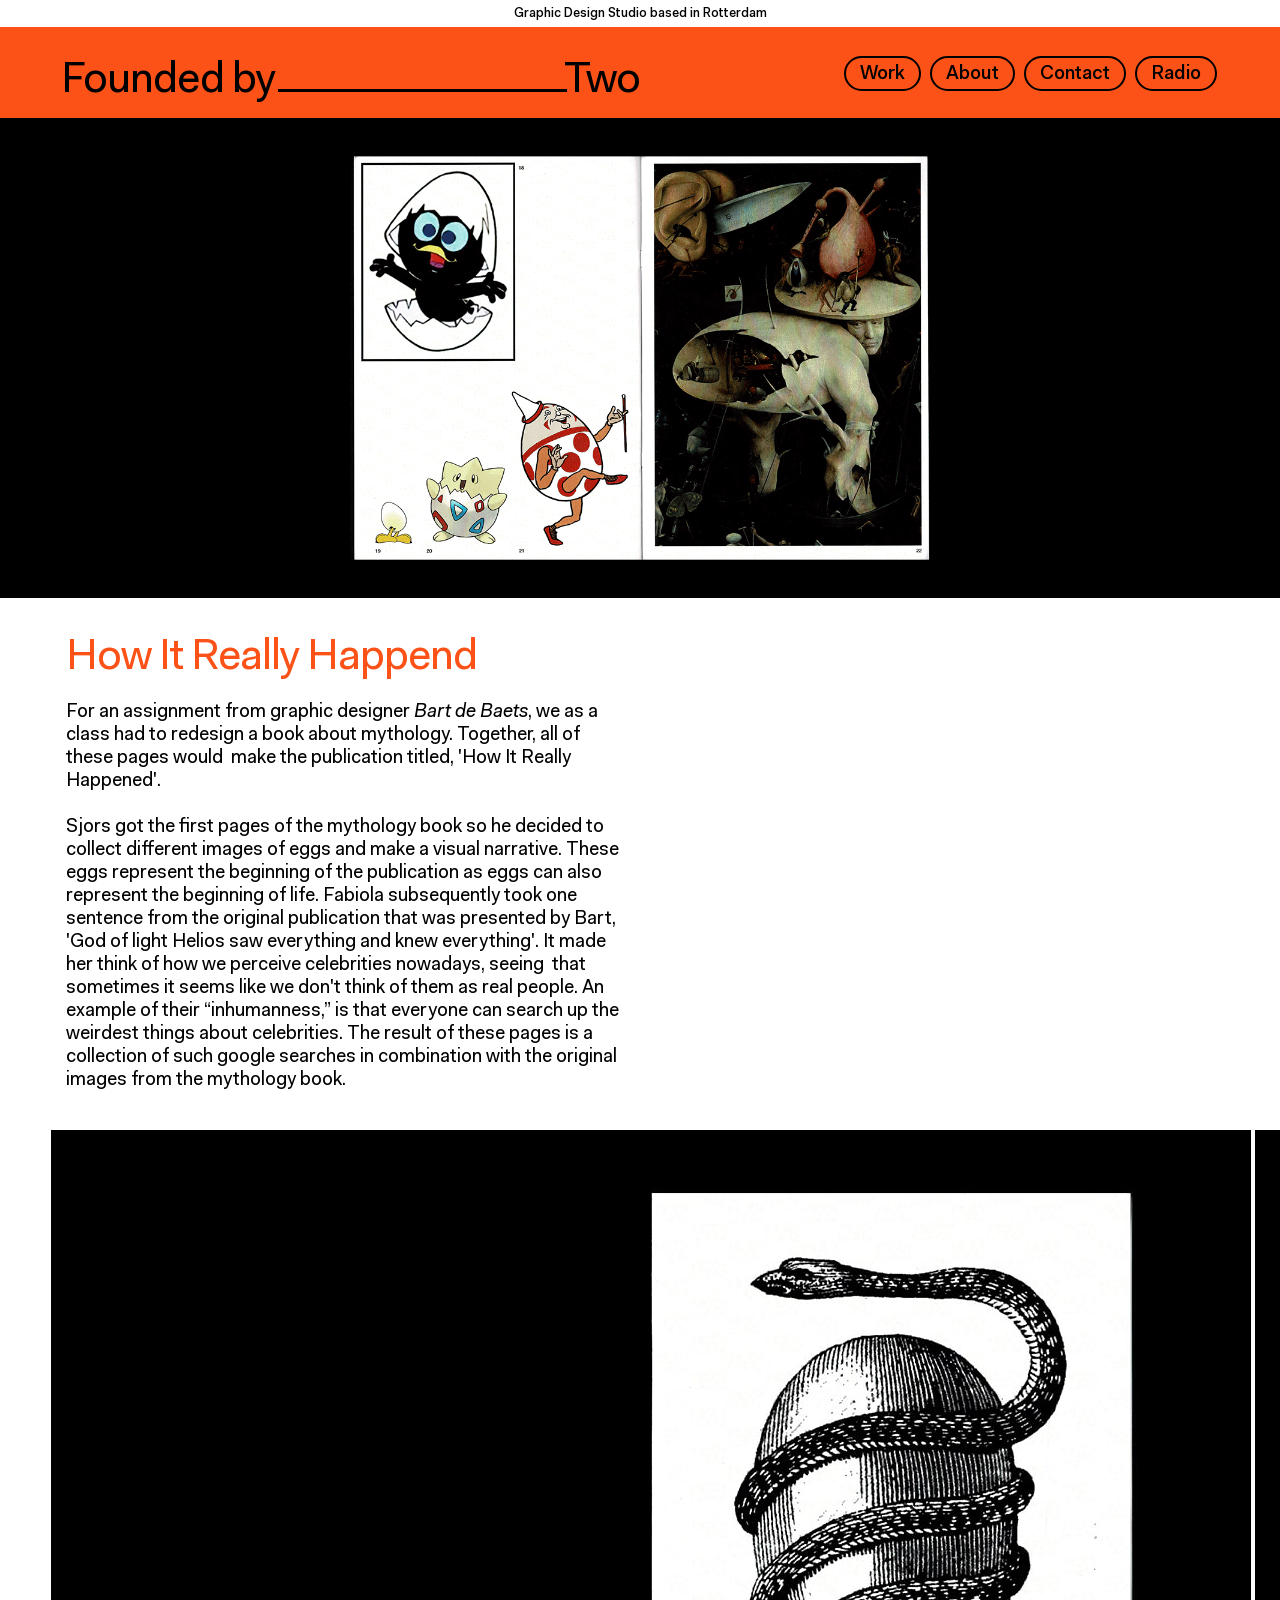
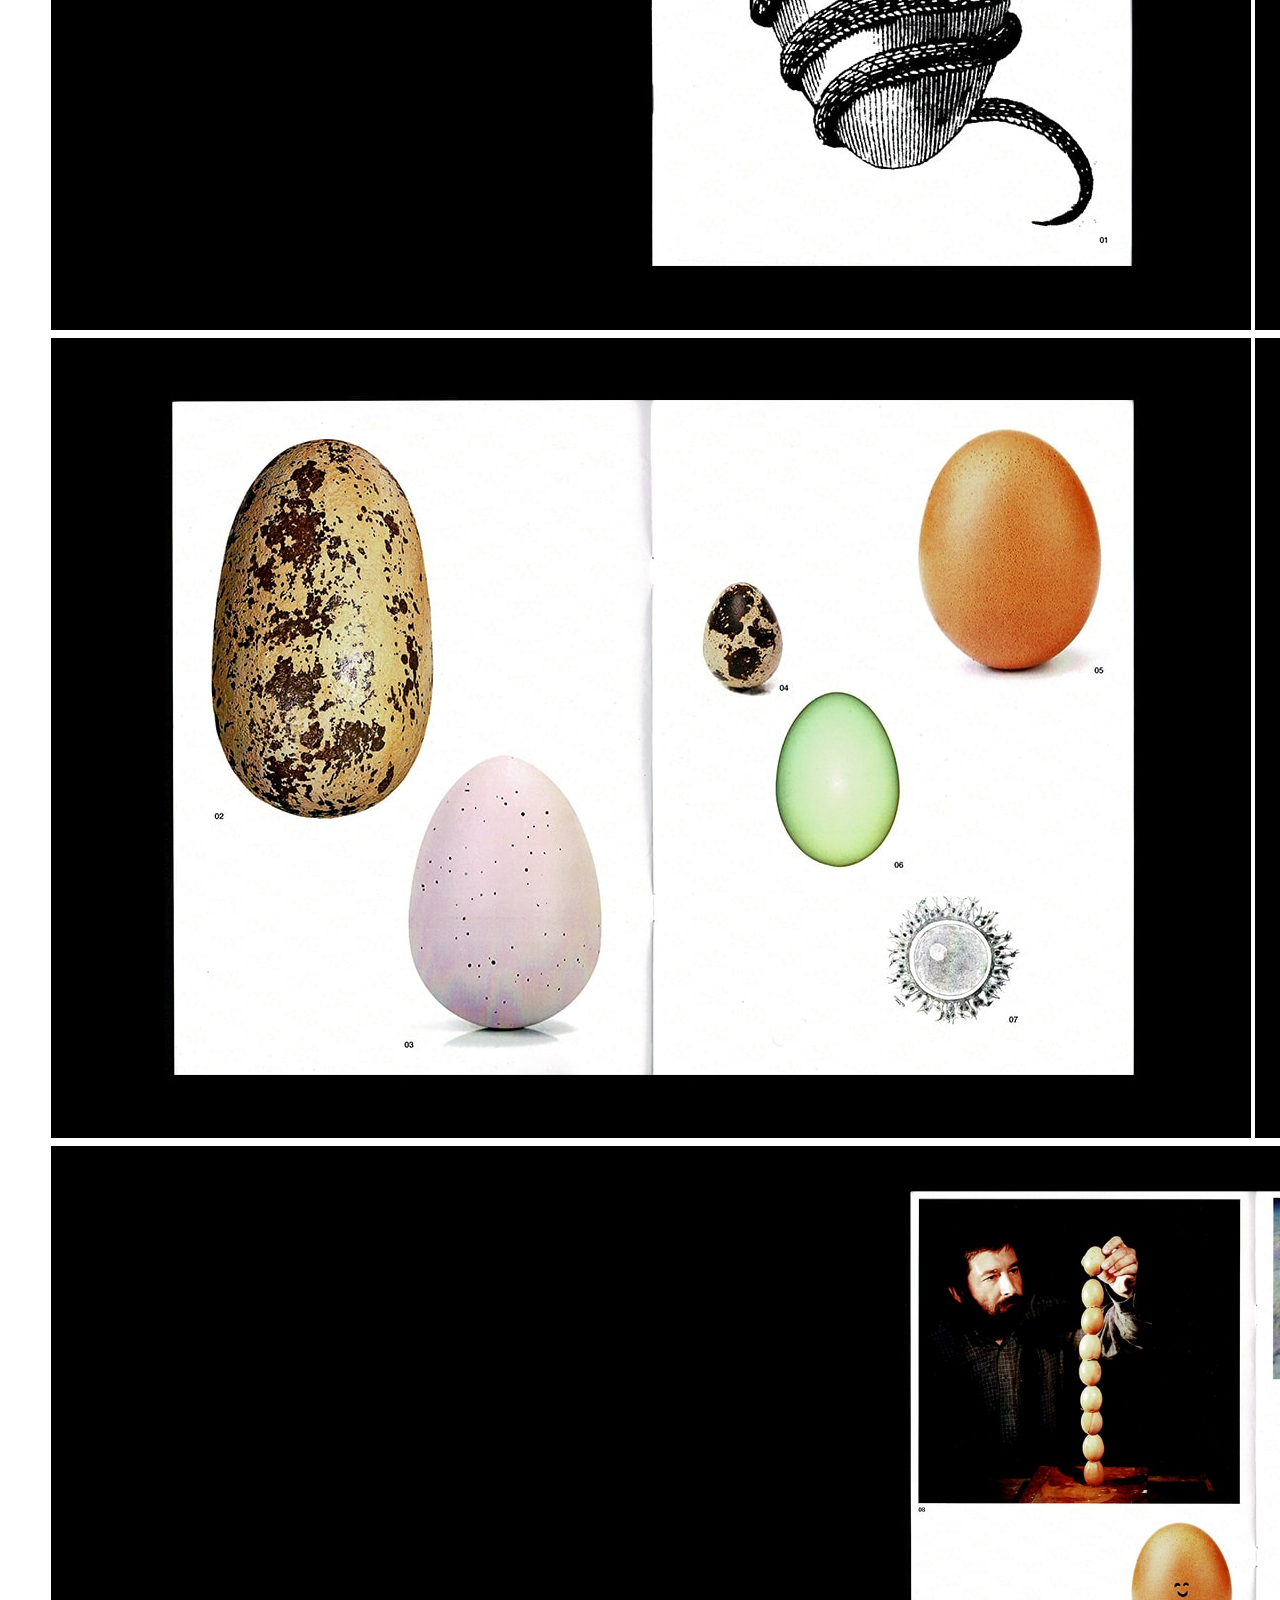
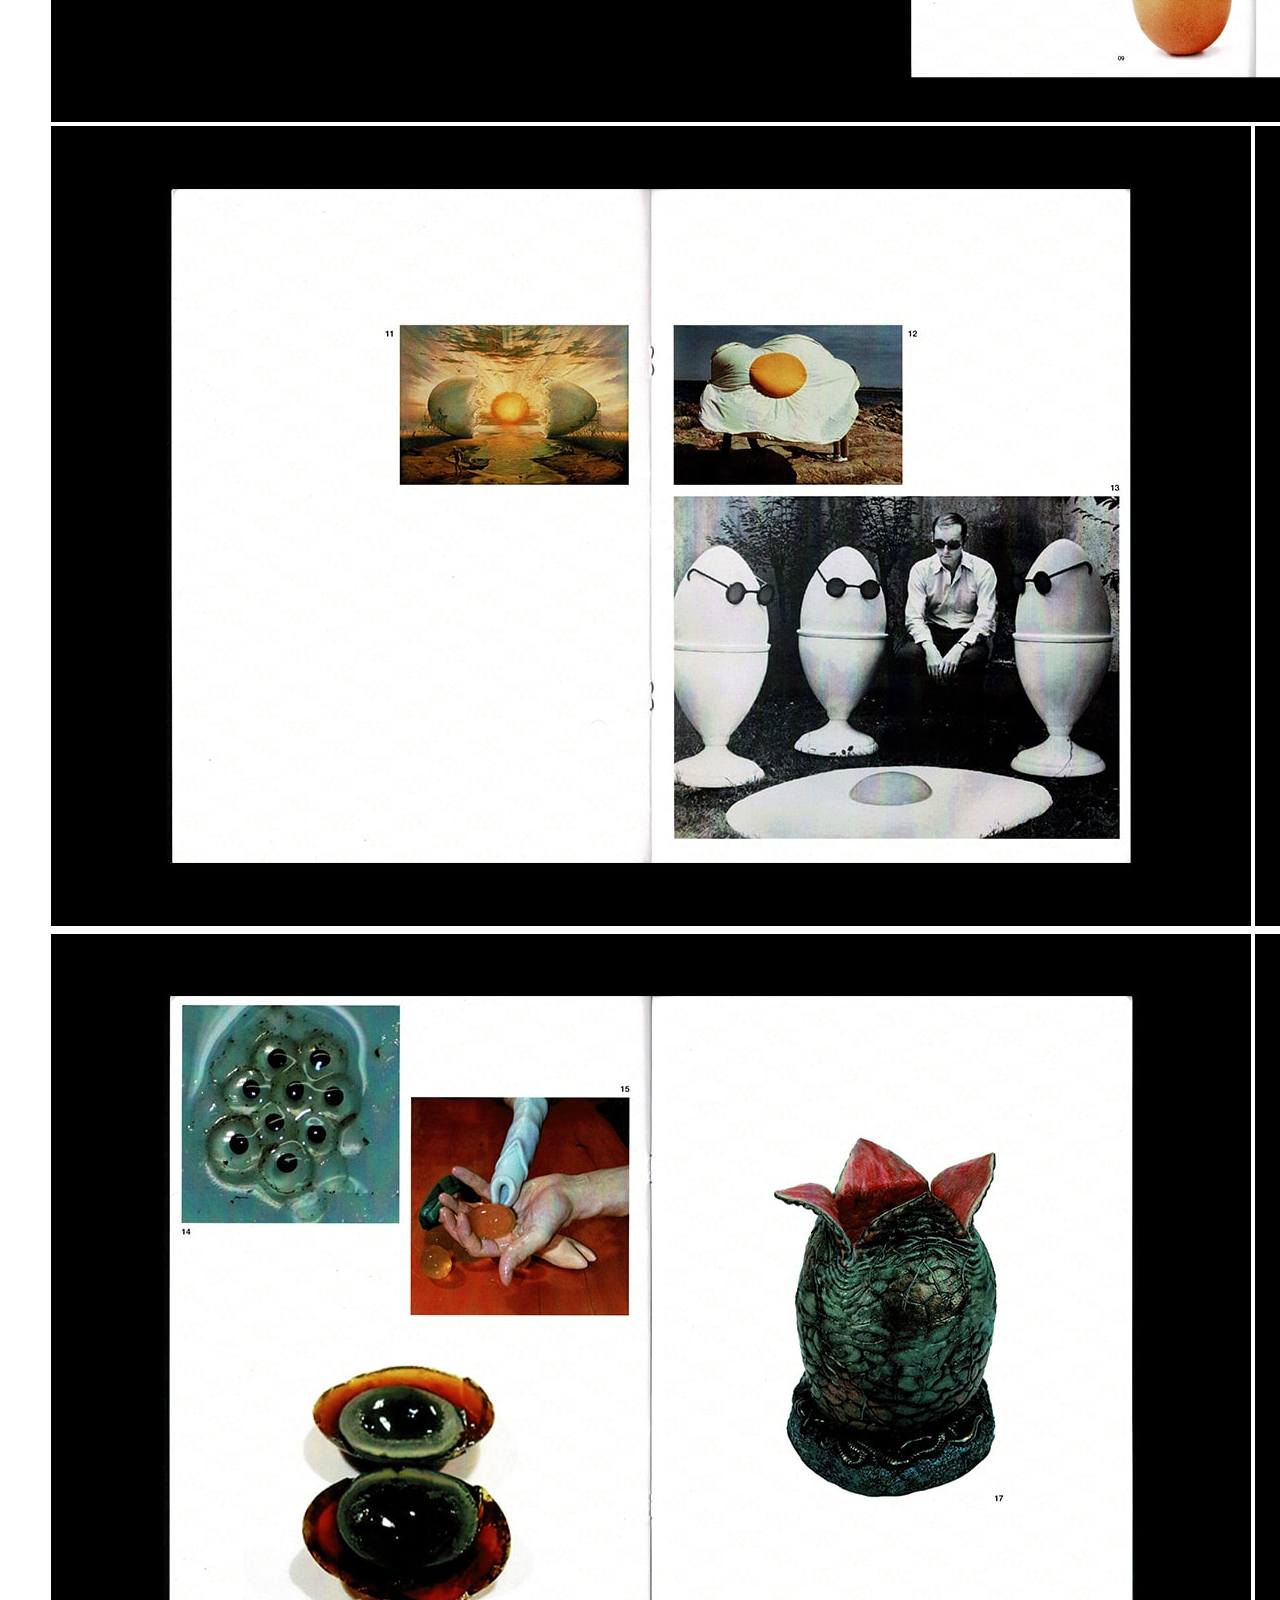
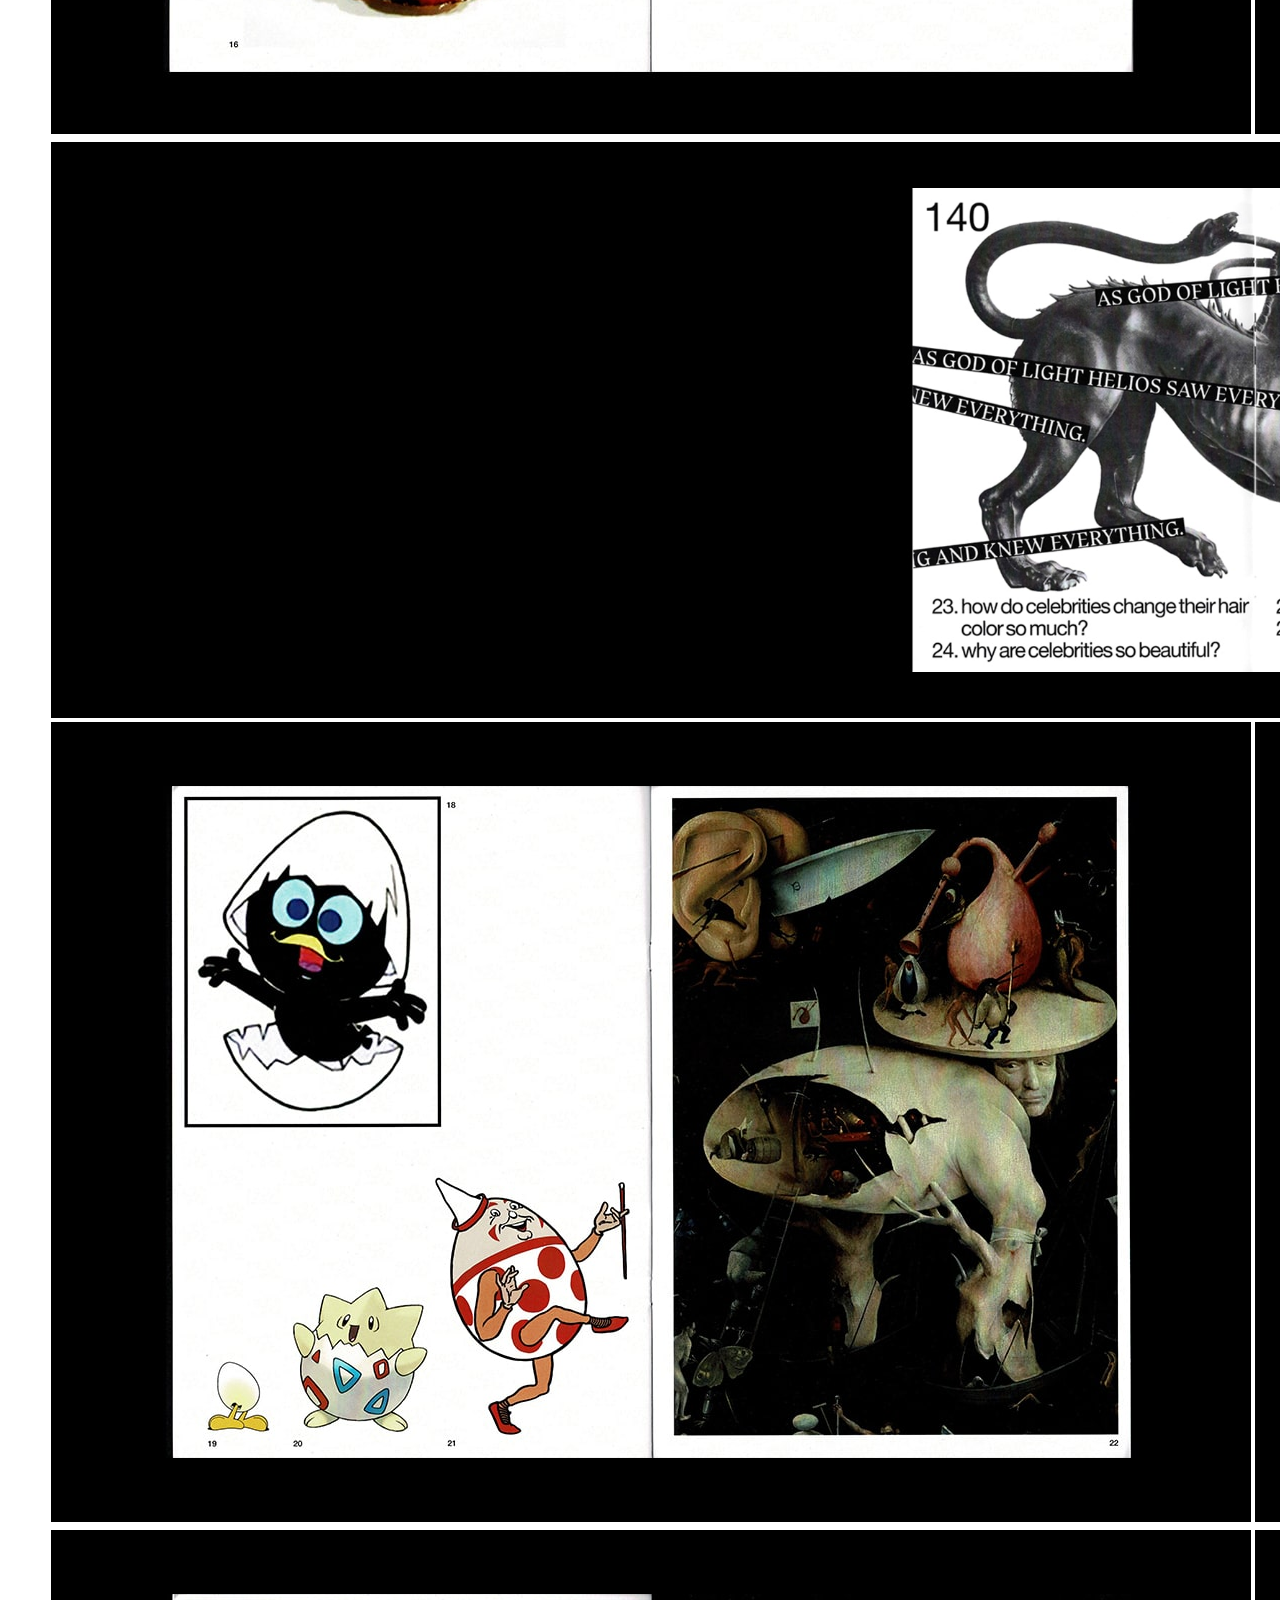
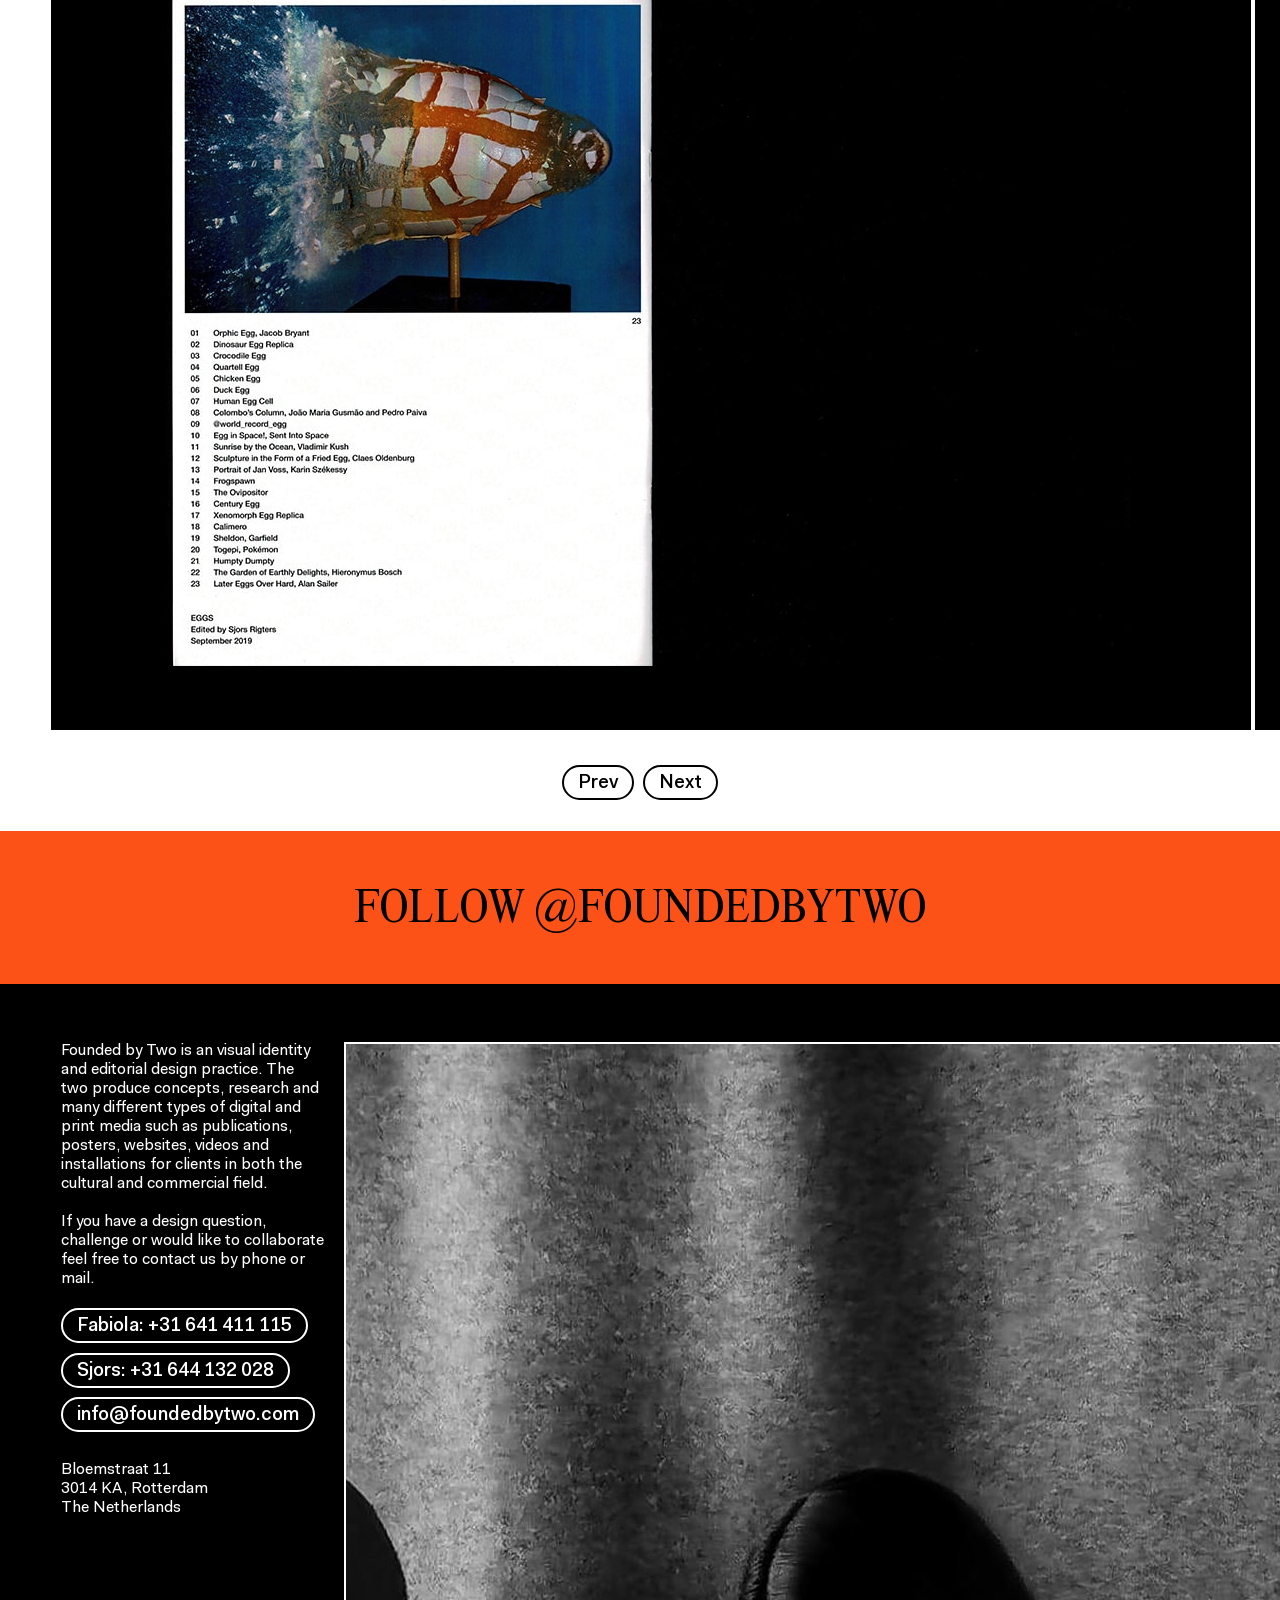
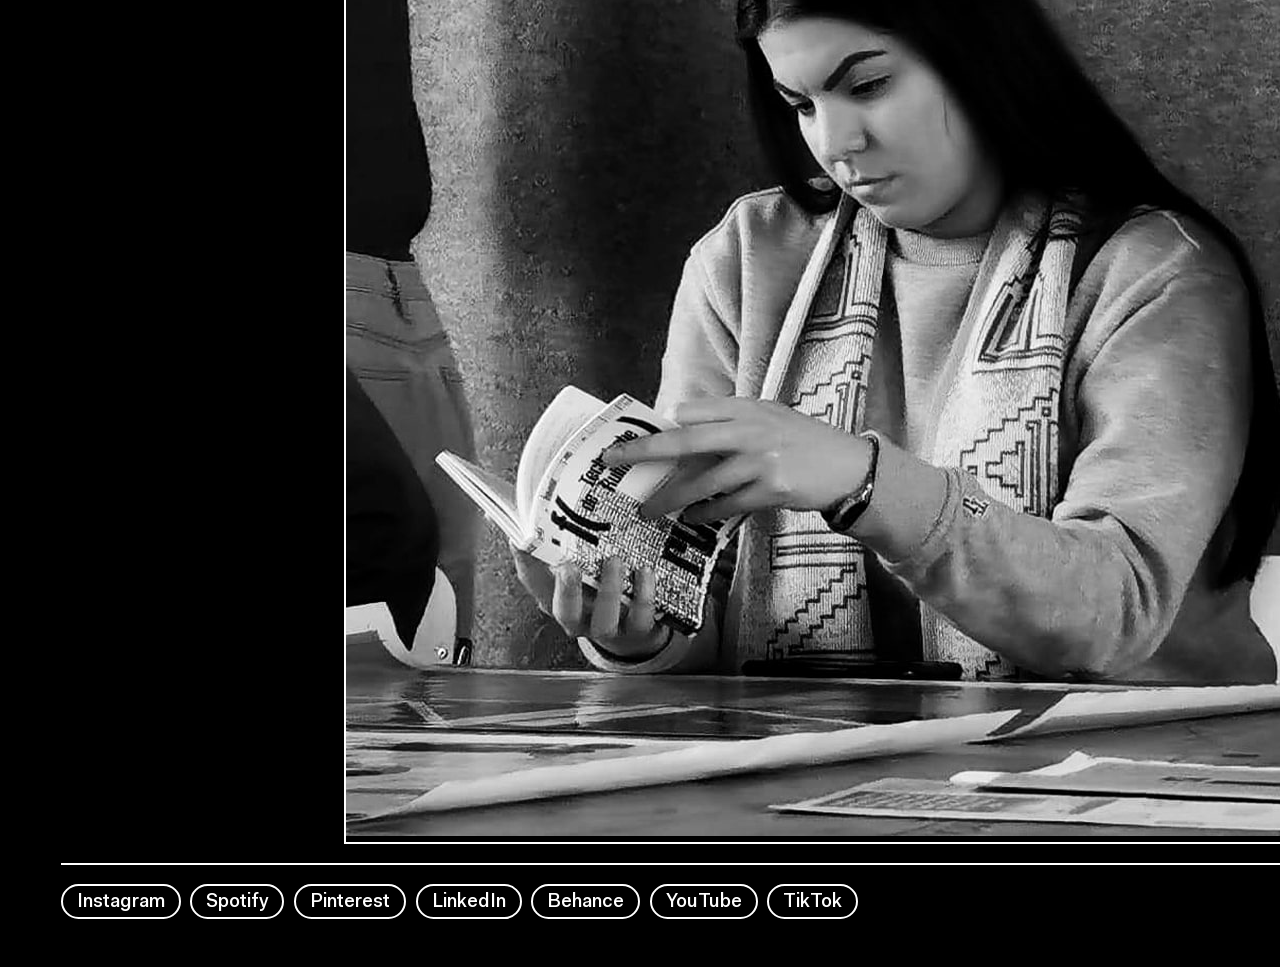
<file: website (old)/project1.html>
<!DOCTYPE html>
<html>

<head>
  <!-- head section -->
  <meta charset="utf-8">

  <script async src="https://www.googletagmanager.com/gtag/js?id=UA-166665139-1"></script>
  <script>
    window.dataLayer = window.dataLayer || [];

    function gtag() {
      dataLayer.push(arguments);
    }
    gtag('js', new Date());
    gtag('config', 'UA-166665139-1');
  </script>

  <title>Founded by Two</title>

  <!-- <link rel="shortcut icon" type="image/png" href="[to fill in]" /> -->

  <meta name="description" project="[to fill in]" />
  <meta name="keywords" project="[to fill in]" />
  <meta name="author" project="Fabiola van den Berg & Sjors Rigters" />
  <meta name="viewport" content="width=device-width, initial-scale=1">

  <meta name="og:title" project="Founded by Two" />
  <meta name="og:image" project="[to fill in]/thumbnail" />
  <meta name="og:description" project="[to fill in]" />
  <meta name="og:url" project="www.foundedbytwo.com" />

  <link rel="stylesheet" href="index.css" />
  <link rel="stylesheet" href="projects.css" />
</head>


<body>

  <header>
    <div class="location-container">
      <div class="location-text">Graphic Design Studio based in Rotterdam
      </div>
    </div>
    <div id="header-container">
      <a class="name-container" href="index.html">
        <div class="name-left">
          <div id="div1" class="targetDiv">
            <nobr>Founded by</nobr>
          </div>
          <div id="div2" class="targetDiv" style="display:none;">
            <nobr>Dummy of</nobr>
          </div>
          <div id="div3" class="targetDiv" style="display:none;">
            <nobr>About us</nobr>
          </div>
          <div id="div4" class="targetDiv" style="display:none;">
            <nobr>Contact us</nobr>
          </div>
          <div id="div5" class="targetDiv" style="display:none;">
            <nobr>Radio by</nobr>
          </div>
        </div>
        <div class="name-center">
        </div>
        <div class="name-right">
          Two
        </div>
      </a>
      <ul class="navigation-menu">
        <!-- <li><a href="dummy.html"><button id="button-margin-header" class="button">Dummy</button></a></li> -->
        <li><a href="index.html"><button id="button-margin-header" class="button">Work</button></a></li>
        <li><button id="button-margin-header" class="button showSingle" target="3, 0">About</button></li>
        <li><button id="button-margin-header" class="button showSingle" target="4, 0">Contact</button></li>
        <li><button id="button-radio" class="button showSingle" target="5, 0">Radio</button></li>
      </ul>
    </div>

    <div id="div3" class="targetDiv" style="display:none;">
      <div class="navigation-container">
        <div id="navigation-subcontainer-1">
          <div class="navigation-title">
            <div class="navigation-title-arrow">
              ↓
            </div>
            <div class="navigation-title-text">
              Who we are
            </div>
          </div>
          <div class="navigation-text">
            Founded by Two is a <span class="text-italic">multidisciplinary graphic design studio</span> founded in 2020 by <span class="text-italic">Fabiola van den Berg and Sjors Rigters</span>, two graphic designers who will graduate in the summer
            of 2021
            from the Royal Academy of Art, The Hague.
            <br><br>
            Together the two <span class="text-italic">studied graphic design for sixteen years</span> and therefore became native speakers in visual language. While studying together they found out that they share the same love for design and
            typography.
            In the end, they are <span class="text-italic">two friends who started a studio together</span>, love playing chess and experience love at first sight with beautifully designed
            publications.
          </div>
        </div>

        <div id="navigation-subcontainer-2">
          <div id="navigation-title-margin-2" class="navigation-title">
            <div class="navigation-title-arrow">
              ↓
            </div>
            <div class="navigation-title-text">
              What we do
            </div>
          </div>
          <div class="navigation-text">
            Founded by Two is an <span class="text-italic">visual identity and editorial design practice</span>. The two produce concepts, research and many different types of digital and print media such as <span class="text-italic">publications,
              posters,
              websites, videos and installations</span> for clients in both the
            cultural and commercial field.
            <br><br>
            Together they approach each project as a new story to tell, <span class="text-italic">with a desire to develop bold visual languages and profound design solutions</span>, always adapted to the needs of each project.
            Their process-driven work often consist of an <span class="text-italic">exstensive (visual) research, a feeling for image making and an happy accident once in a while</span>, with the use of various techniques and
            programs.
            <br><br>
            If you have a design question, challenge or would like to collaborate feel free to contact us by <a class="button-text" href="tel:+31641411115" /" target="_blank""style=" none">phone</a> or <a class="button-text"
              href="mailto:info@foundedbytwo.com" /" target="_blank""style=" none">mail</a>.
          </div>
        </div>
      </div>
    </div>
    <div id="div4" class="targetDiv" style="display:none;">
      <div class="navigation-container">
        <div id="navigation-subcontainer-1">
          <div class="navigation-title">
            <div class="navigation-title-arrow">
              ↓
            </div>
            <div class="navigation-title-text">
              Adress
            </div>
          </div>
          <div class="navigation-text">
            Bloemstraat 11<br>
            3014 KA, Rotterdam<br>
            The Netherlands<br>
          </div>
          <div id="navigation-title-margin-1" class="navigation-title">
            <div class="navigation-title-arrow">
              ↓
            </div>
            <div class="navigation-title-text">
              Phone & mail
            </div>
          </div>
          <div class="navigation-text">
            Fabiola: <a class="button-text" href="tel:+31641411115" /" target="_blank""style=" none">+31 641 411 115<br></a>
            Sjors: <a class="button-text" href="tel:+31644132028" /" target="_blank""style=" none"> +31 644 132 028<br></a>
            <a class="button-text" href="mailto:info@foundedbytwo.com" /" target="_blank""style=" none">Info@foundedbytwo.com</a>
          </div>
        </div>
        <div id="navigation-subcontainer-2">
          <div id="navigation-title-margin-2" class="navigation-title">
            <div class="navigation-title-arrow">
              ↓
            </div>
            <div class="navigation-title-text">
              Socials
            </div>
          </div>
          <div class="navigation-text">
            Follow us on <a class="button-text" href="https://www.instagram.com/foundedbytwo/?hl=nl" /" target="_blank""style=" none">Instagram</a> for the latest updates, listen to our <a class="button-text"
              href="https://open.spotify.com/user/1854yy99ghshdd4oke1ty9s42" /" target="_blank""style=" none">Spotify</a> playlists while you
            scroll through our <a class="button-text" href="https://nl.pinterest.com/FoundedbyTwo/_saved/" /" target="_blank""style=" none">Pinterest</a> boards, sent us a message on <a class="button-text"
              href="https://www.linkedin.com/company/founded-by-two/" /" target="_blank""style=" none">LinkedIn</a>, check out our work on <a class="button-text" href="http://www.behance.net/founded_by_two" /" target="_blank""style="
              none">Behance</a>, watch our videos on <a class="button-text" href="https://www.youtube.com/channel/UCbz5a9uWSxZrKoILMxkC1KQ" /" target="_blank""style=" none">YouTube</a> and have a glimpse at two millennials trying to do <a
              class="button-text" href="https://www.tiktok.com/@foundedbytwo?lang=nl-NL" /" target="_blank""style=" none">TikTok</a> to not feel old.
          </div>
        </div>
      </div>
    </div>
    <div id="div5" class="targetDiv" style="display:none;">
      <div class="navigation-container">
        <div id="navigation-subcontainer-1">
          <div class="navigation-title">
            <div class="navigation-title-arrow">
              ↓
            </div>
            <div class="navigation-title-text">
              Why radio?
            </div>
          </div>
          <div class="navigation-text">
            When we met we quickly noticed that we don’t have the same taste in music. Now we work together and have to find a compromise. That is why we decided to make playlists together and design covers for them. Many more to come, enjoy
            listening!
          </div>
        </div>
        <div id="navigation-subcontainer-2">
          <div id="navigation-title-margin-2" class="navigation-title">
            <div class="navigation-title-arrow">
              ↓
            </div>
            <div class="navigation-title-text">
              Playlists
            </div>
          </div>
          <div class="navigation-text">
            <a class="playlist-container" href="https://open.spotify.com/playlist/2JwPu7nK97BhPyH3Z0Tie0?si=6e64ef4675d64834" /" target="_blank""style=" none">
              <div id="button-text-playlist">
                #001
              </div>
              <div class="button-text">
                Red, Green & Blue
              </div>
            </a>
          </div>
        </div>
      </div>
    </div>
  </header>


  <main>
    <div class="cover-container">
      <img id="cover-image" src="images/HIRH-CE_01.gif"></img>
    </div>

    <div class="project-text-container">
      <div id="project-title">
        <div class="project-title">
          How It Really Happend
        </div>
      </div>
      <div id="project-text-subcontainer">
        <div id="project-text" class="navigation-text">
          For an assignment from graphic designer <a href="http://www.bartdebaets.nl/" /" target="_blank""style=" none"><span class="project-text-italic">Bart de Baets</span></a>, we as a class had to redesign a book about mythology. Together, all of
          these pages would  make the publication titled, 'How It Really Happened'.
          <br><br>
          Sjors got the first pages of the mythology book so he decided to collect different images of eggs and make a visual narrative. These eggs represent the beginning of the publication as eggs can also represent the beginning of life. Fabiola
          subsequently took one sentence from the original publication that was presented by Bart, 'God of light Helios saw everything and knew everything'. It made her think of how we perceive celebrities nowadays, seeing  that sometimes it seems
          like we don't think of them as real people. An example of their “inhumanness,” is that everyone can search up the weirdest things about celebrities. The result of these pages is a collection of such google searches in combination with the
          original images from the mythology book.
          </div>
        </div>
      </div>

      <ul class="project1-container">
        <li id="project-image-1">
          <figure class="figure">
            <img class="Sirv image-main" src="images/HIRH-E_01.jpg"></img>
          </figure>
        </li>
        <li id="project-image-2">
          <figure class="figure">
            <img class="Sirv image-main" src="images/HIRH-E_02.jpg"></img>
          </figure>
        </li>
        <li id="project-image-3">
          <figure id="image-big" class="figure">
            <img class="Sirv image-main" src="images/HIRH-E_03.jpg"></img>
          </figure>
        </li>
        <li id="project-image-4">
          <figure class="figure">
            <img class="Sirv image-main" src="images/HIRH-E_04.jpg"></img>
          </figure>
        </li>
        <li id="project-image-5">
          <figure class="figure">
            <img class="Sirv image-main" src="images/HIRH-E_05.jpg"></img>
          </figure>
        </li>
        <li id="project-image-6">
          <figure class="figure">
            <img class="Sirv image-main" src="images/HIRH-E_06.jpg"></img>
          </figure>
        </li>
        <li id="project-image-7">
          <figure class="figure">
            <img class="Sirv image-main" src="images/HIRH-E_07.jpg"></img>
          </figure>
        </li>
        <li id="project-image-8">
          <figure class="figure">
            <img class="Sirv image-main" src="images/HIRH-C_01.jpg"></img>
          </figure>
        </li>
        <li id="project-image-9">
          <figure class="figure">
            <img class="Sirv image-main" src="images/HIRH-C_02.jpg"></img>
          </figure>
        </li>
        <li id="project-image-10">
          <figure class="figure">
            <img class="Sirv image-main" src="images/HIRH-C_03.jpg"></img>
          </figure>
        </li>
        <li id="project-image-11">
          <figure class="figure">
            <img class="Sirv image-main" src="images/HIRH-C_04.jpg"></img>
          </figure>
        </li>
        <li id="project-image-12">
          <figure class="figure">
            <img class="Sirv image-main" src="images/HIRH-C_05.jpg"></img>
          </figure>
        </li>
        <li id="project-image-13">
          <figure id="image-big" class="figure">
            <img class="Sirv image-main" src="images/HIRH-C_06.jpg"></img>
          </figure>
        </li>
        <li id="project-image-14">
          <figure class="figure">
            <img class="Sirv image-main" src="images/HIRH-C_07.jpg"></img>
          </figure>
        </li>
      </ul>

      <ul class="project-buttons-container">
        <li><a href="project6.html"><button class="button-project">Prev</button></a></li>
        <li><a href="project2.html"><button class="button-project">Next</button></a></li>
      </ul>
  </main>


  <div class="projects-follow-container">
    <div class="projects-follow-button"><a href="https://www.instagram.com/foundedbytwo/?hl=nl" /" target="_blank""style=" none">FOLLOW @FOUNDEDBYTWO</a>
    </div>
  </div>

  <footer>
    <div class="footer-container">
      <div id="footer-text">
        Founded by Two is an visual identity and editorial design practice. The two produce concepts, research and many different types of digital and print media such as publications, posters, websites, videos and installations for clients in both
        the cultural and commercial field.
        <br><br>If you have a design question, challenge or would like to collaborate feel free to contact us by phone or mail</a>.
      </div>
      <div id="footer-adress">Bloemstraat 11<br>3014 KA, Rotterdam<br>The Netherlands</div>
      <ul id="footer-contact">
        <li><a href="tel:+31641411115"><button id="button-margin-footer" class="button-footer">Fabiola: +31 641 411 115</button></a></li>
        <li><a href="tel:+31644132028"><button id="button-margin-footer" class="button-footer">Sjors: +31 644 132 028</button></a></li>
        <li><a href="mailto:info@foundedbytwo.com"><button id="button-margin-footer" class="button-footer">info@foundedbytwo.com</button></a></li>
      </ul>
      <div id="footer-image">
        <figure id="footer-figure" class="figure">
          <img class="Sirv image-main" src="images/FBT.jpg"></img>
        </figure>
      </div>
      <ul id="footer-socials">
        <li><a href="https://www.instagram.com/foundedbytwo/?hl=nl" /" target="_blank""style=" none"><button id="button-margin-footer" class="button-footer">Instagram</button></a></li>
        <li><a href="https://open.spotify.com/user/1854yy99ghshdd4oke1ty9s42" /" target="_blank""style=" none"><button id="button-margin-footer" class="button-footer">Spotify</button></a></li>
        <li><a href="https://nl.pinterest.com/FoundedbyTwo/_saved/" /" target="_blank""style=" none"><button id="button-margin-footer" class="button-footer">Pinterest</button></a></li>
        <li><a href="https://www.linkedin.com/company/founded-by-two/" /" target="_blank""style=" none"><button id="button-margin-footer" class="button-footer">LinkedIn</button></a></li>
        <li><a href="http://www.behance.net/founded_by_two" /" target="_blank""style=" none"><button id="button-margin-footer" class="button-footer">Behance</button></a></li>
        <li><a href="https://www.youtube.com/channel/UCbz5a9uWSxZrKoILMxkC1KQ" /" target="_blank""style=" none"><button id="button-margin-footer" class="button-footer">YouTube</button></a></li>
        <li><a href="https://www.tiktok.com/@foundedbytwo?lang=nl-NL" /" target="_blank""style=" none"><button id="button-margin-footer" class="button-footer">TikTok</button></a></li>
      </ul>
    </div>
  </footer>

  <script src="https://ajax.googleapis.com/ajax/libs/jquery/3.2.1/jquery.min.js"></script>
  <script src="https://scripts.sirv.com/sirvjs/v3/sirv.js"></script>
  <script src="index.js"></script>

</body>



</html>
<!-- end of the html document, nothing to see here, move along -->
</file>
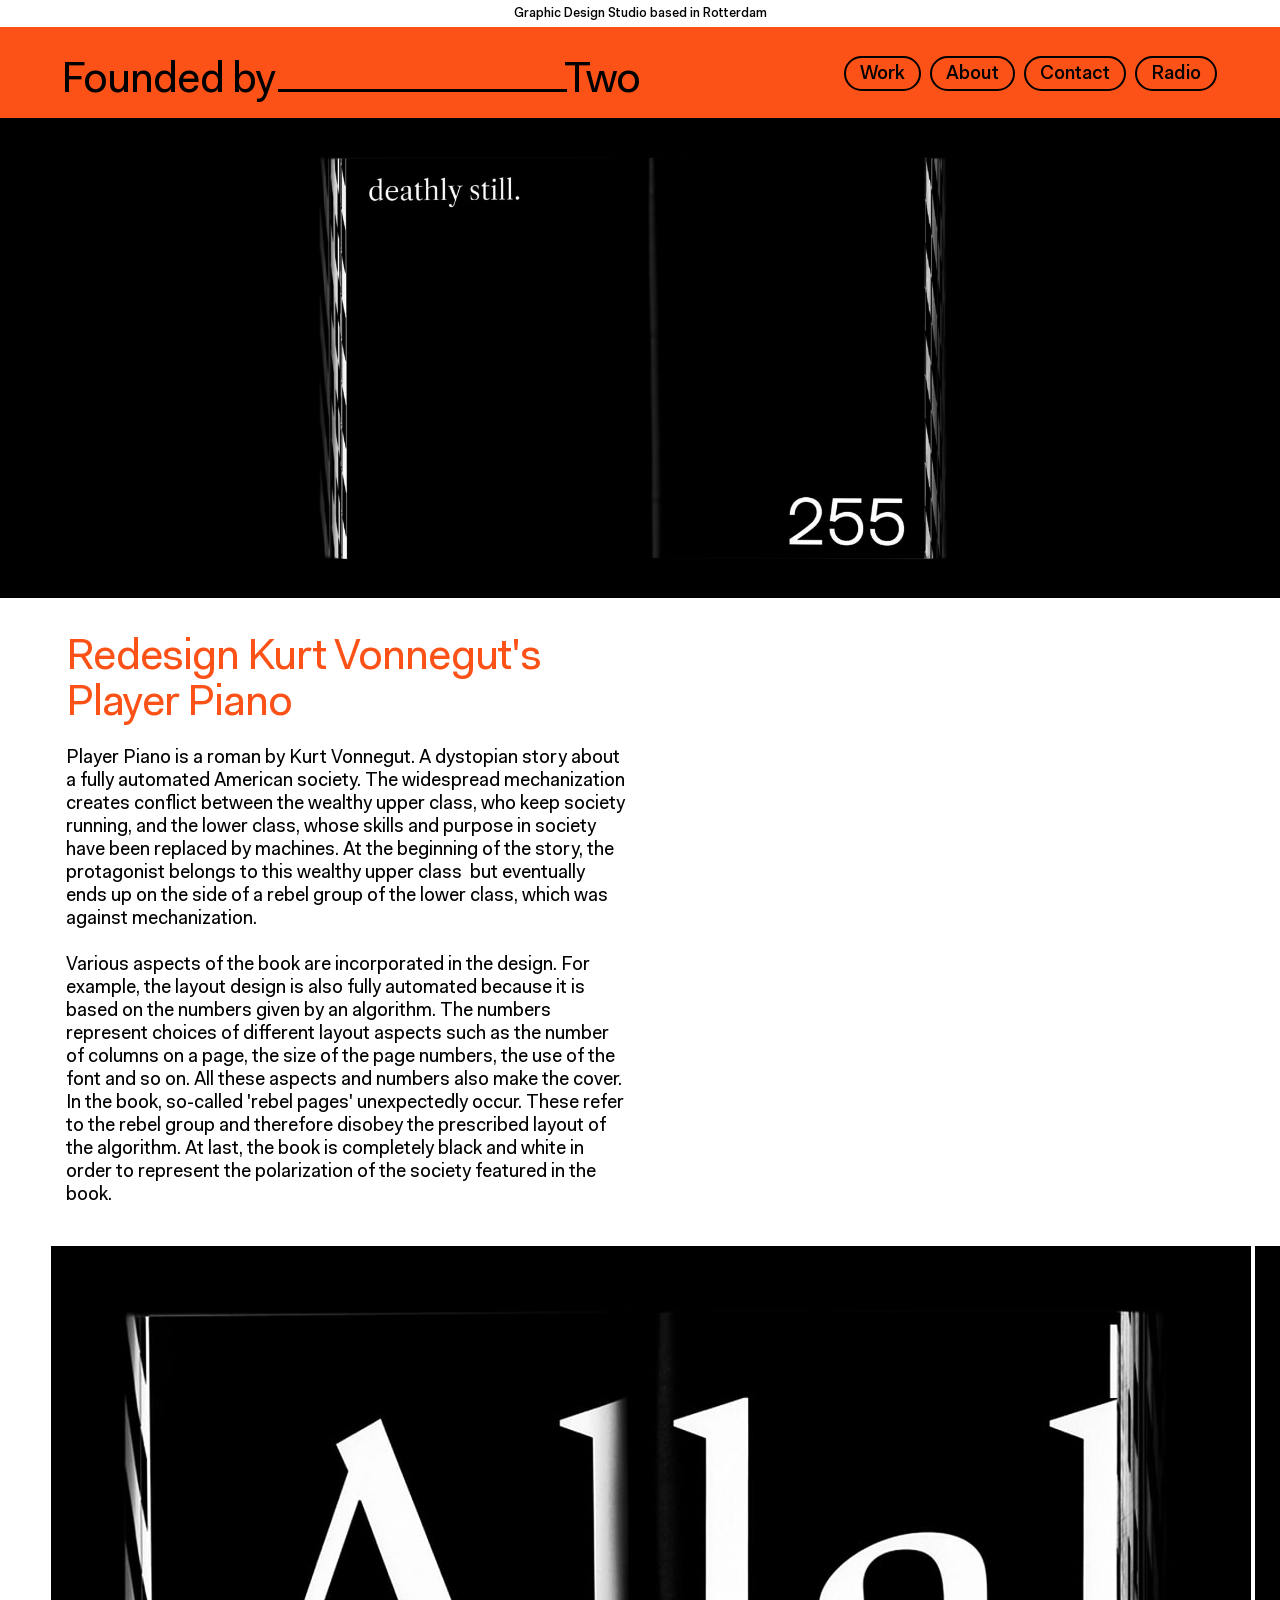
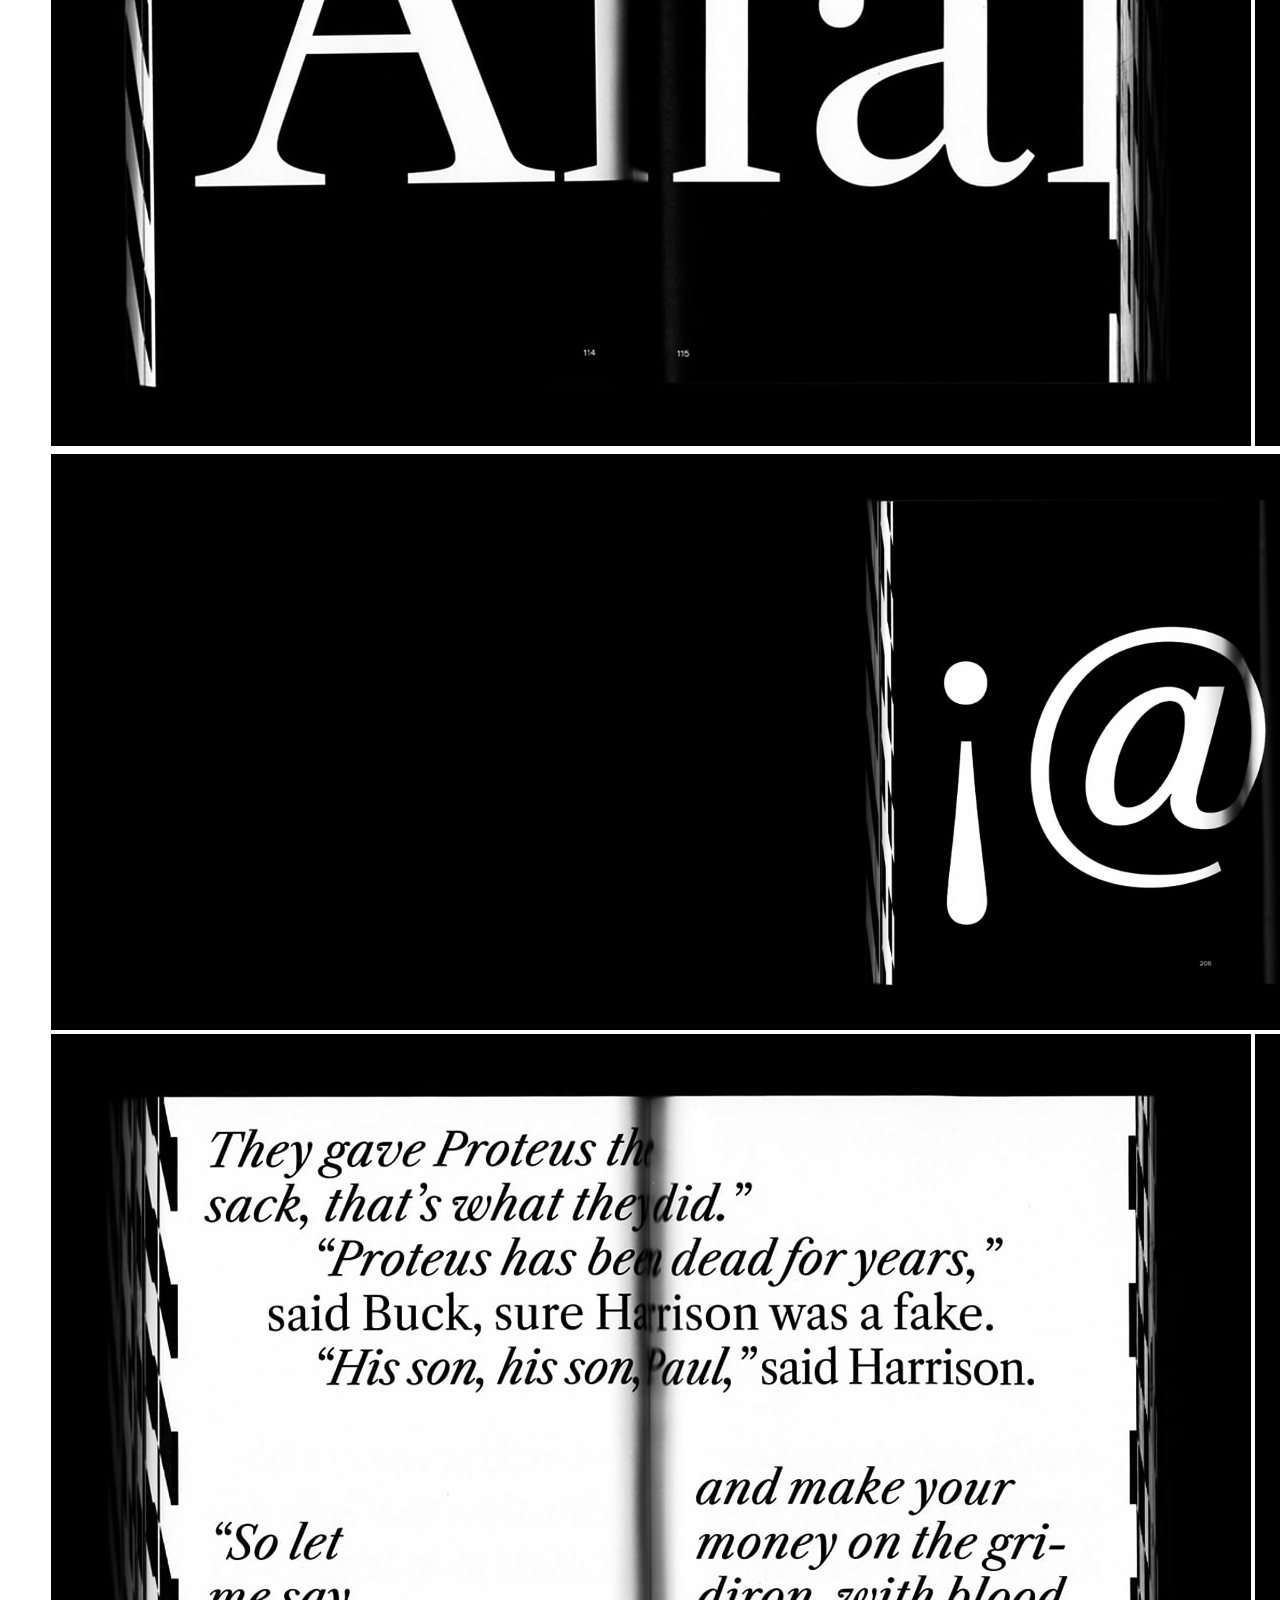
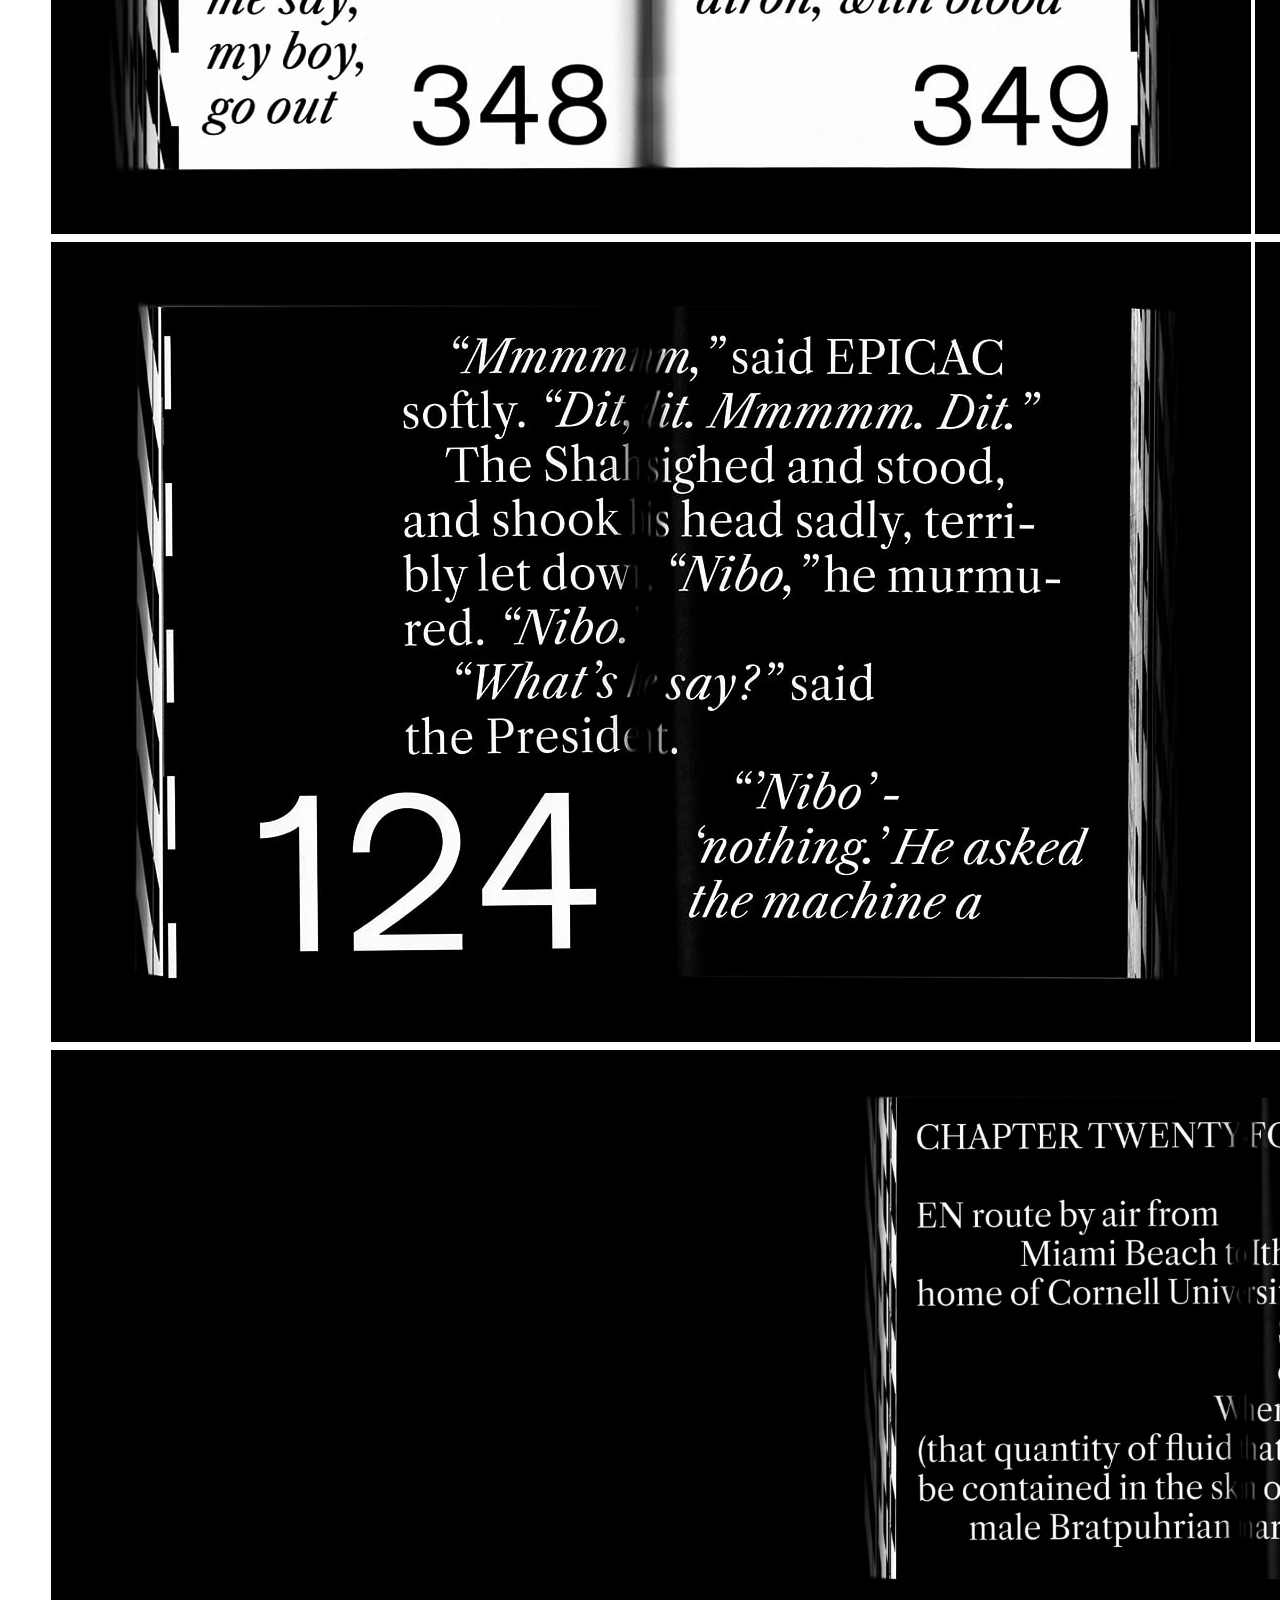
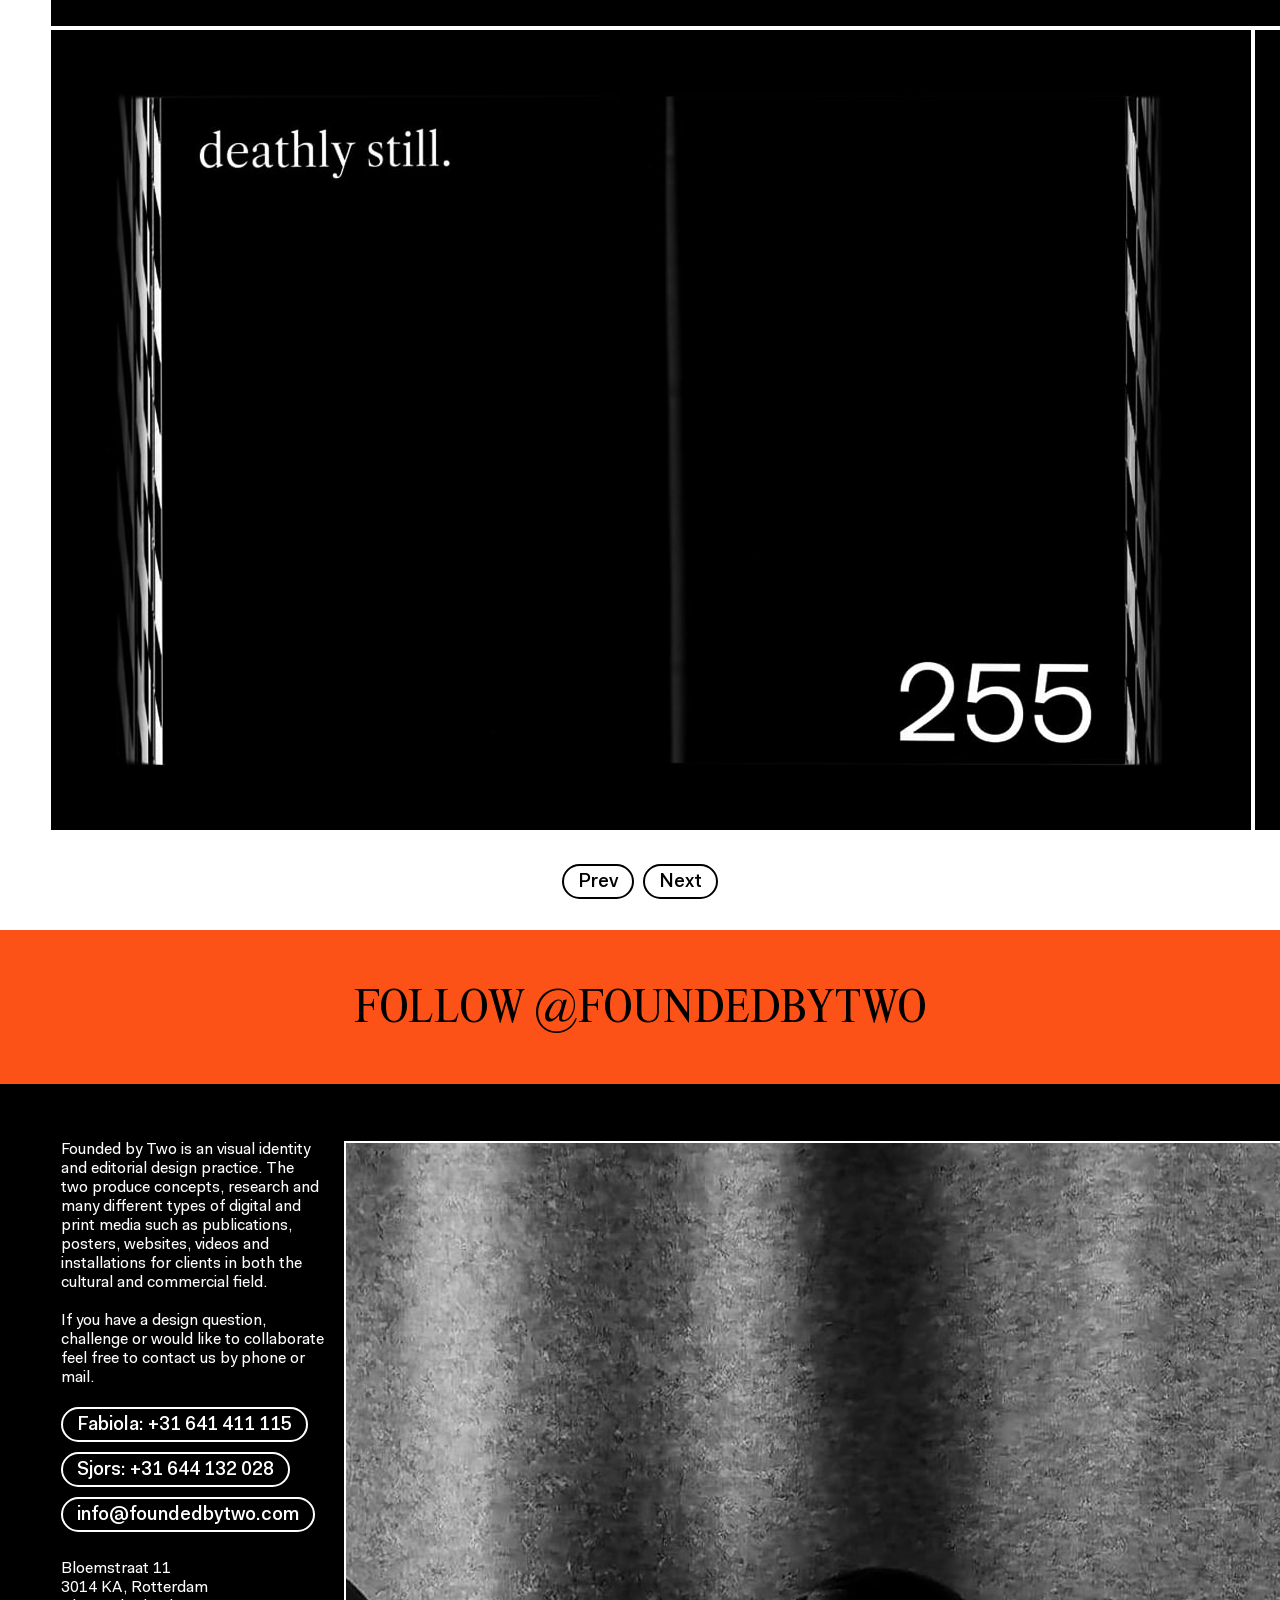
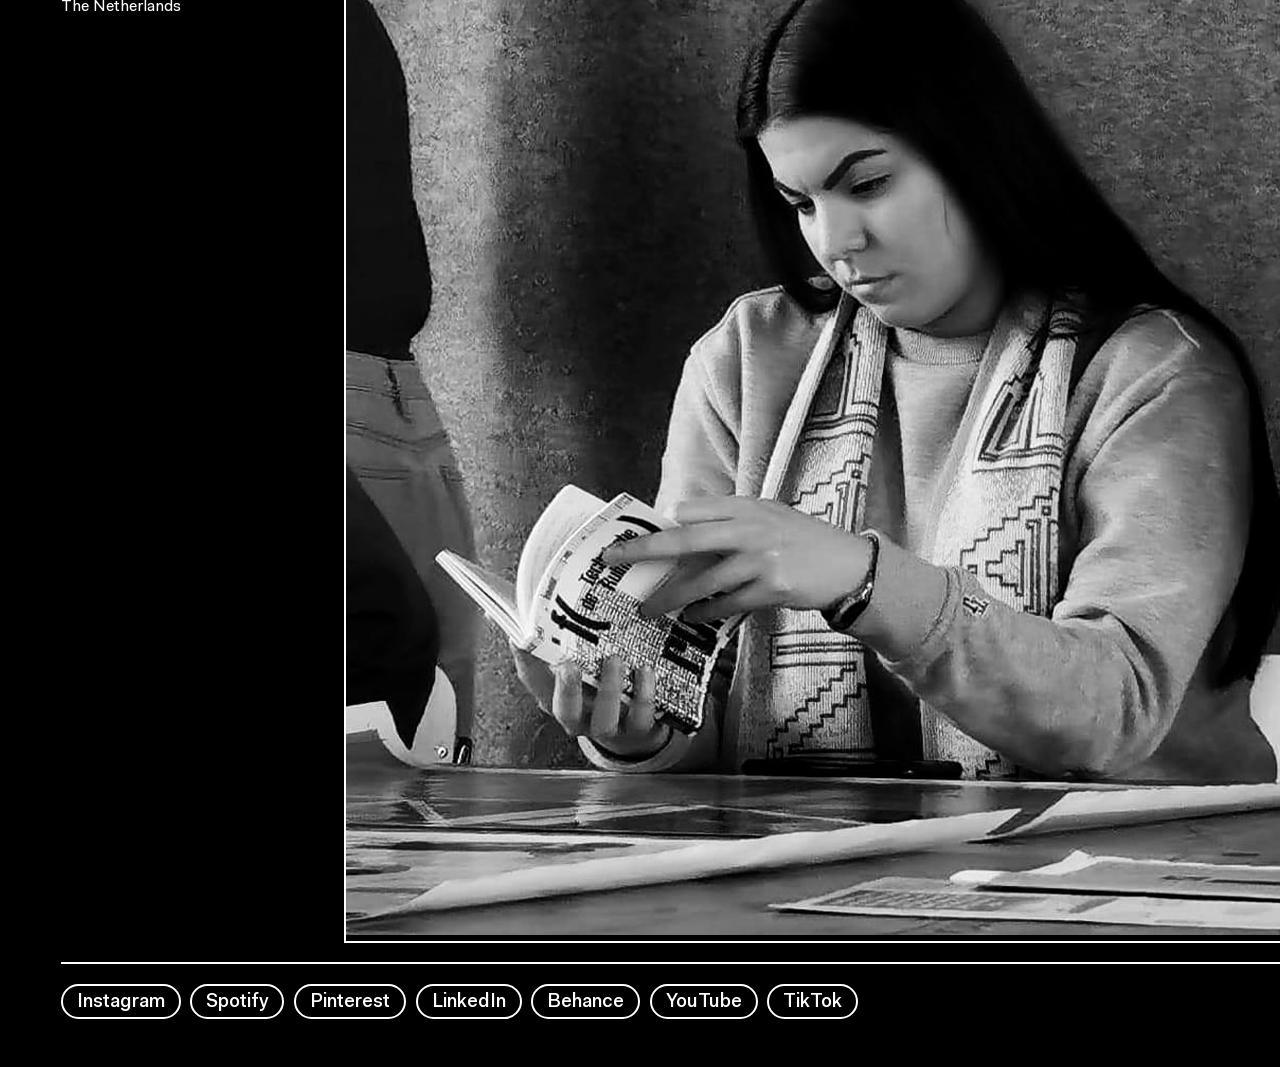
<file: website (old)/project4.html>
<!DOCTYPE html>
<html>

<head>
  <!-- head section -->
  <meta charset="utf-8">

  <script async src="https://www.googletagmanager.com/gtag/js?id=UA-166665139-1"></script>
  <script>
    window.dataLayer = window.dataLayer || [];

    function gtag() {
      dataLayer.push(arguments);
    }
    gtag('js', new Date());
    gtag('config', 'UA-166665139-1');
  </script>

  <title>Founded by Two</title>

  <!-- <link rel="shortcut icon" type="image/png" href="[to fill in]" /> -->

  <meta name="description" project="[to fill in]" />
  <meta name="keywords" project="[to fill in]" />
  <meta name="author" project="Fabiola van den Berg & Sjors Rigters" />
  <meta name="viewport" content="width=device-width, initial-scale=1">

  <meta name="og:title" project="Founded by Two" />
  <meta name="og:image" project="[to fill in]/thumbnail" />
  <meta name="og:description" project="[to fill in]" />
  <meta name="og:url" project="www.foundedbytwo.com" />

  <link rel="stylesheet" href="index.css" />
  <link rel="stylesheet" href="projects.css" />
</head>


<body>

  <header>
    <div class="location-container">
      <div class="location-text">Graphic Design Studio based in Rotterdam
      </div>
    </div>
    <div id="header-container">
      <a class="name-container" href="index.html">
        <div class="name-left">
          <div id="div1" class="targetDiv">
            <nobr>Founded by</nobr>
          </div>
          <div id="div2" class="targetDiv" style="display:none;">
            <nobr>Dummy of</nobr>
          </div>
          <div id="div3" class="targetDiv" style="display:none;">
            <nobr>About us</nobr>
          </div>
          <div id="div4" class="targetDiv" style="display:none;">
            <nobr>Contact us</nobr>
          </div>
          <div id="div5" class="targetDiv" style="display:none;">
            <nobr>Radio by</nobr>
          </div>
        </div>
        <div class="name-center">
        </div>
        <div class="name-right">
          Two
        </div>
      </a>
      <ul class="navigation-menu">
        <!-- <li><a href="dummy.html"><button id="button-margin-header" class="button">Dummy</button></a></li> -->
        <li><a href="index.html"><button id="button-margin-header" class="button">Work</button></a></li>
        <li><button id="button-margin-header" class="button showSingle" target="3, 0">About</button></li>
        <li><button id="button-margin-header" class="button showSingle" target="4, 0">Contact</button></li>
        <li><button id="button-radio" class="button showSingle" target="5, 0">Radio</button></li>
      </ul>
    </div>

    <div id="div3" class="targetDiv" style="display:none;">
      <div class="navigation-container">
        <div id="navigation-subcontainer-1">
          <div class="navigation-title">
            <div class="navigation-title-arrow">
              ↓
            </div>
            <div class="navigation-title-text">
              Who we are
            </div>
          </div>
          <div class="navigation-text">
            Founded by Two is a <span class="text-italic">multidisciplinary graphic design studio</span> founded in 2020 by <span class="text-italic">Fabiola van den Berg and Sjors Rigters</span>, two graphic designers who will graduate in the summer
            of 2021
            from the Royal Academy of Art, The Hague.
            <br><br>
            Together the two <span class="text-italic">studied graphic design for sixteen years</span> and therefore became native speakers in visual language. While studying together they found out that they share the same love for design and
            typography.
            In the end, they are <span class="text-italic">two friends who started a studio together</span>, love playing chess and experience love at first sight with beautifully designed
            publications.
          </div>
        </div>

        <div id="navigation-subcontainer-2">
          <div id="navigation-title-margin-2" class="navigation-title">
            <div class="navigation-title-arrow">
              ↓
            </div>
            <div class="navigation-title-text">
              What we do
            </div>
          </div>
          <div class="navigation-text">
            Founded by Two is an <span class="text-italic">visual identity and editorial design practice</span>. The two produce concepts, research and many different types of digital and print media such as <span class="text-italic">publications,
              posters,
              websites, videos and installations</span> for clients in both the
            cultural and commercial field.
            <br><br>
            Together they approach each project as a new story to tell, <span class="text-italic">with a desire to develop bold visual languages and profound design solutions</span>, always adapted to the needs of each project.
            Their process-driven work often consist of an <span class="text-italic">exstensive (visual) research, a feeling for image making and an happy accident once in a while</span>, with the use of various techniques and
            programs.
            <br><br>
            If you have a design question, challenge or would like to collaborate feel free to contact us by <a class="button-text" href="tel:+31641411115" /" target="_blank""style=" none">phone</a> or <a class="button-text"
              href="mailto:info@foundedbytwo.com" /" target="_blank""style=" none">mail</a>.
          </div>
        </div>
      </div>
    </div>
    <div id="div4" class="targetDiv" style="display:none;">
      <div class="navigation-container">
        <div id="navigation-subcontainer-1">
          <div class="navigation-title">
            <div class="navigation-title-arrow">
              ↓
            </div>
            <div class="navigation-title-text">
              Adress
            </div>
          </div>
          <div class="navigation-text">
            Bloemstraat 11<br>
            3014 KA, Rotterdam<br>
            The Netherlands<br>
          </div>
          <div id="navigation-title-margin-1" class="navigation-title">
            <div class="navigation-title-arrow">
              ↓
            </div>
            <div class="navigation-title-text">
              Phone & mail
            </div>
          </div>
          <div class="navigation-text">
            Fabiola: <a class="button-text" href="tel:+31641411115" /" target="_blank""style=" none">+31 641 411 115<br></a>
            Sjors: <a class="button-text" href="tel:+31644132028" /" target="_blank""style=" none"> +31 644 132 028<br></a>
            <a class="button-text" href="mailto:info@foundedbytwo.com" /" target="_blank""style=" none">Info@foundedbytwo.com</a>
          </div>
        </div>
        <div id="navigation-subcontainer-2">
          <div id="navigation-title-margin-2" class="navigation-title">
            <div class="navigation-title-arrow">
              ↓
            </div>
            <div class="navigation-title-text">
              Socials
            </div>
          </div>
          <div class="navigation-text">
            Follow us on <a class="button-text" href="https://www.instagram.com/foundedbytwo/?hl=nl" /" target="_blank""style=" none">Instagram</a> for the latest updates, listen to our <a class="button-text"
              href="https://open.spotify.com/user/1854yy99ghshdd4oke1ty9s42" /" target="_blank""style=" none">Spotify</a> playlists while you
            scroll through our <a class="button-text" href="https://nl.pinterest.com/FoundedbyTwo/_saved/" /" target="_blank""style=" none">Pinterest</a> boards, sent us a message on <a class="button-text"
              href="https://www.linkedin.com/company/founded-by-two/" /" target="_blank""style=" none">LinkedIn</a>, check out our work on <a class="button-text" href="http://www.behance.net/founded_by_two" /" target="_blank""style="
              none">Behance</a>, watch our videos on <a class="button-text" href="https://www.youtube.com/channel/UCbz5a9uWSxZrKoILMxkC1KQ" /" target="_blank""style=" none">YouTube</a> and have a glimpse at two millennials trying to do <a
              class="button-text" href="https://www.tiktok.com/@foundedbytwo?lang=nl-NL" /" target="_blank""style=" none">TikTok</a> to not feel old.
          </div>
        </div>
      </div>
    </div>
    <div id="div5" class="targetDiv" style="display:none;">
      <div class="navigation-container">
        <div id="navigation-subcontainer-1">
          <div class="navigation-title">
            <div class="navigation-title-arrow">
              ↓
            </div>
            <div class="navigation-title-text">
              Why radio?
            </div>
          </div>
          <div class="navigation-text">
            When we met we quickly noticed that we don’t have the same taste in music. Now we work together and have to find a compromise. That is why we decided to make playlists together and design covers for them. Many more to come, enjoy
            listening!
          </div>
        </div>
        <div id="navigation-subcontainer-2">
          <div id="navigation-title-margin-2" class="navigation-title">
            <div class="navigation-title-arrow">
              ↓
            </div>
            <div class="navigation-title-text">
              Playlists
            </div>
          </div>
          <div class="navigation-text">
            <a class="playlist-container" href="https://open.spotify.com/playlist/2JwPu7nK97BhPyH3Z0Tie0?si=6e64ef4675d64834" /" target="_blank""style=" none">
              <div id="button-text-playlist">
                #001
              </div>
              <div class="button-text">
                Red, Green & Blue
              </div>
            </a>
          </div>
        </div>
      </div>
    </div>
  </header>


  <main>
    <div class="cover-container">
      <img id="cover-image" src="images/RKVPP_04.jpg"></img>
    </div>

    <div class="project-text-container">
      <div id="project-title">
        <div class="project-title">
          Redesign Kurt Vonnegut's <nobr>Player Piano</nobr>
        </div>
      </div>
      <div id="project-text-subcontainer">
        <div id="project-text" class="navigation-text">
          Player Piano is a roman by Kurt Vonnegut. A dystopian story about a fully automated American society. The widespread mechanization creates conflict between the wealthy upper class, who keep society running, and the lower class, whose skills
          and purpose in society have been replaced by machines. At the beginning of the story, the protagonist belongs to this wealthy upper class  but eventually ends up on the side of a rebel group of the lower class, which was against
          mechanization.
          <br><br>
          Various aspects of the book are incorporated in the design. For example, the layout design is also fully automated because it is based on the numbers given by an algorithm. The numbers represent choices of different layout aspects such as
          the number of columns on a page, the size of the page numbers, the use of the font and so on. All these aspects and numbers also make the cover. In the book, so-called 'rebel pages' unexpectedly occur. These refer to the rebel group and
          therefore disobey the prescribed layout of the algorithm. At last, the book is completely black and white in order to represent the polarization of the society featured in the book.
        </div>
      </div>
    </div>

    <ul class="project4-container">
      <li id="project-image-1">
        <figure class="figure">
          <img class="Sirv image-main" src="images/RKVPP_01.jpg"></img>
        </figure>
      </li>
      <li id="project-image-2">
        <figure class="figure">
          <img class="Sirv image-main" src="images/RKVPP_06.jpg"></img>
        </figure>
      </li>
      <li id="project-image-3">
        <figure id="image-big" class="figure">
          <img class="Sirv image-main" src="images/RKVPP_03.jpg"></img>
        </figure>
      </li>
      <li id="project-image-4">
        <figure class="figure">
          <img class="Sirv image-main" src="images/RKVPP_09.jpg"></img>
        </figure>
      </li>
      <li id="project-image-5">
        <figure class="figure">
          <img class="Sirv image-main" src="images/RKVPP_08.jpg"></img>
        </figure>
      </li>
      <li id="project-image-6">
        <figure class="figure">
          <img class="Sirv image-main" src="images/RKVPP_02.jpg"></img>
        </figure>
      </li>
      <li id="project-image-7">
        <figure class="figure">
          <img class="Sirv image-main" src="images/RKVPP_07.jpg"></img>
        </figure>
      </li>
      <li id="project-image-8">
        <figure id="image-big" class="figure">
          <img class="Sirv image-main" src="images/RKVPP_05.jpg"></img>
        </figure>
      </li>
      <li id="project-image-9">
        <figure class="figure">
          <img class="Sirv image-main" src="images/RKVPP_04.jpg"></img>
        </figure>
      </li>
      <li id="project-image-10">
        <figure class="figure">
          <img class="Sirv image-main" src="images/RKVPP_10.jpg"></img>
        </figure>
      </li>
    </ul>

    <ul class="project-buttons-container">
      <li><a href="project3.html"><button class="button-project">Prev</button></a></li>
      <li><a href="project5.html"><button class="button-project">Next</button></a></li>
    </ul>
  </main>


  <div class="projects-follow-container">
    <div class="projects-follow-button"><a href="https://www.instagram.com/foundedbytwo/?hl=nl" /" target="_blank""style=" none">FOLLOW @FOUNDEDBYTWO</a>
    </div>
  </div>

  <footer>
    <div class="footer-container">
      <div id="footer-text">
        Founded by Two is an visual identity and editorial design practice. The two produce concepts, research and many different types of digital and print media such as publications, posters, websites, videos and installations for clients in both
        the cultural and commercial field.
        <br><br>If you have a design question, challenge or would like to collaborate feel free to contact us by phone or mail</a>.
      </div>
      <div id="footer-adress">Bloemstraat 11<br>3014 KA, Rotterdam<br>The Netherlands</div>
      <ul id="footer-contact">
        <li><a href="tel:+31641411115"><button id="button-margin-footer" class="button-footer">Fabiola: +31 641 411 115</button></a></li>
        <li><a href="tel:+31644132028"><button id="button-margin-footer" class="button-footer">Sjors: +31 644 132 028</button></a></li>
        <li><a href="mailto:info@foundedbytwo.com"><button id="button-margin-footer" class="button-footer">info@foundedbytwo.com</button></a></li>
      </ul>
      <div id="footer-image">
        <figure id="footer-figure" class="figure">
          <img class="Sirv image-main" src="images/FBT.jpg"></img>
        </figure>
      </div>
      <ul id="footer-socials">
        <li><a href="https://www.instagram.com/foundedbytwo/?hl=nl" /" target="_blank""style=" none"><button id="button-margin-footer" class="button-footer">Instagram</button></a></li>
        <li><a href="https://open.spotify.com/user/1854yy99ghshdd4oke1ty9s42" /" target="_blank""style=" none"><button id="button-margin-footer" class="button-footer">Spotify</button></a></li>
        <li><a href="https://nl.pinterest.com/FoundedbyTwo/_saved/" /" target="_blank""style=" none"><button id="button-margin-footer" class="button-footer">Pinterest</button></a></li>
        <li><a href="https://www.linkedin.com/company/founded-by-two/" /" target="_blank""style=" none"><button id="button-margin-footer" class="button-footer">LinkedIn</button></a></li>
        <li><a href="http://www.behance.net/founded_by_two" /" target="_blank""style=" none"><button id="button-margin-footer" class="button-footer">Behance</button></a></li>
        <li><a href="https://www.youtube.com/channel/UCbz5a9uWSxZrKoILMxkC1KQ" /" target="_blank""style=" none"><button id="button-margin-footer" class="button-footer">YouTube</button></a></li>
        <li><a href="https://www.tiktok.com/@foundedbytwo?lang=nl-NL" /" target="_blank""style=" none"><button id="button-margin-footer" class="button-footer">TikTok</button></a></li>
      </ul>
    </div>
  </footer>

  <script src="https://ajax.googleapis.com/ajax/libs/jquery/3.2.1/jquery.min.js"></script>
  <script src="https://scripts.sirv.com/sirvjs/v3/sirv.js"></script>
  <script src="index.js"></script>

</body>



</html>
<!-- end of the html document, nothing to see here, move along -->
</file>
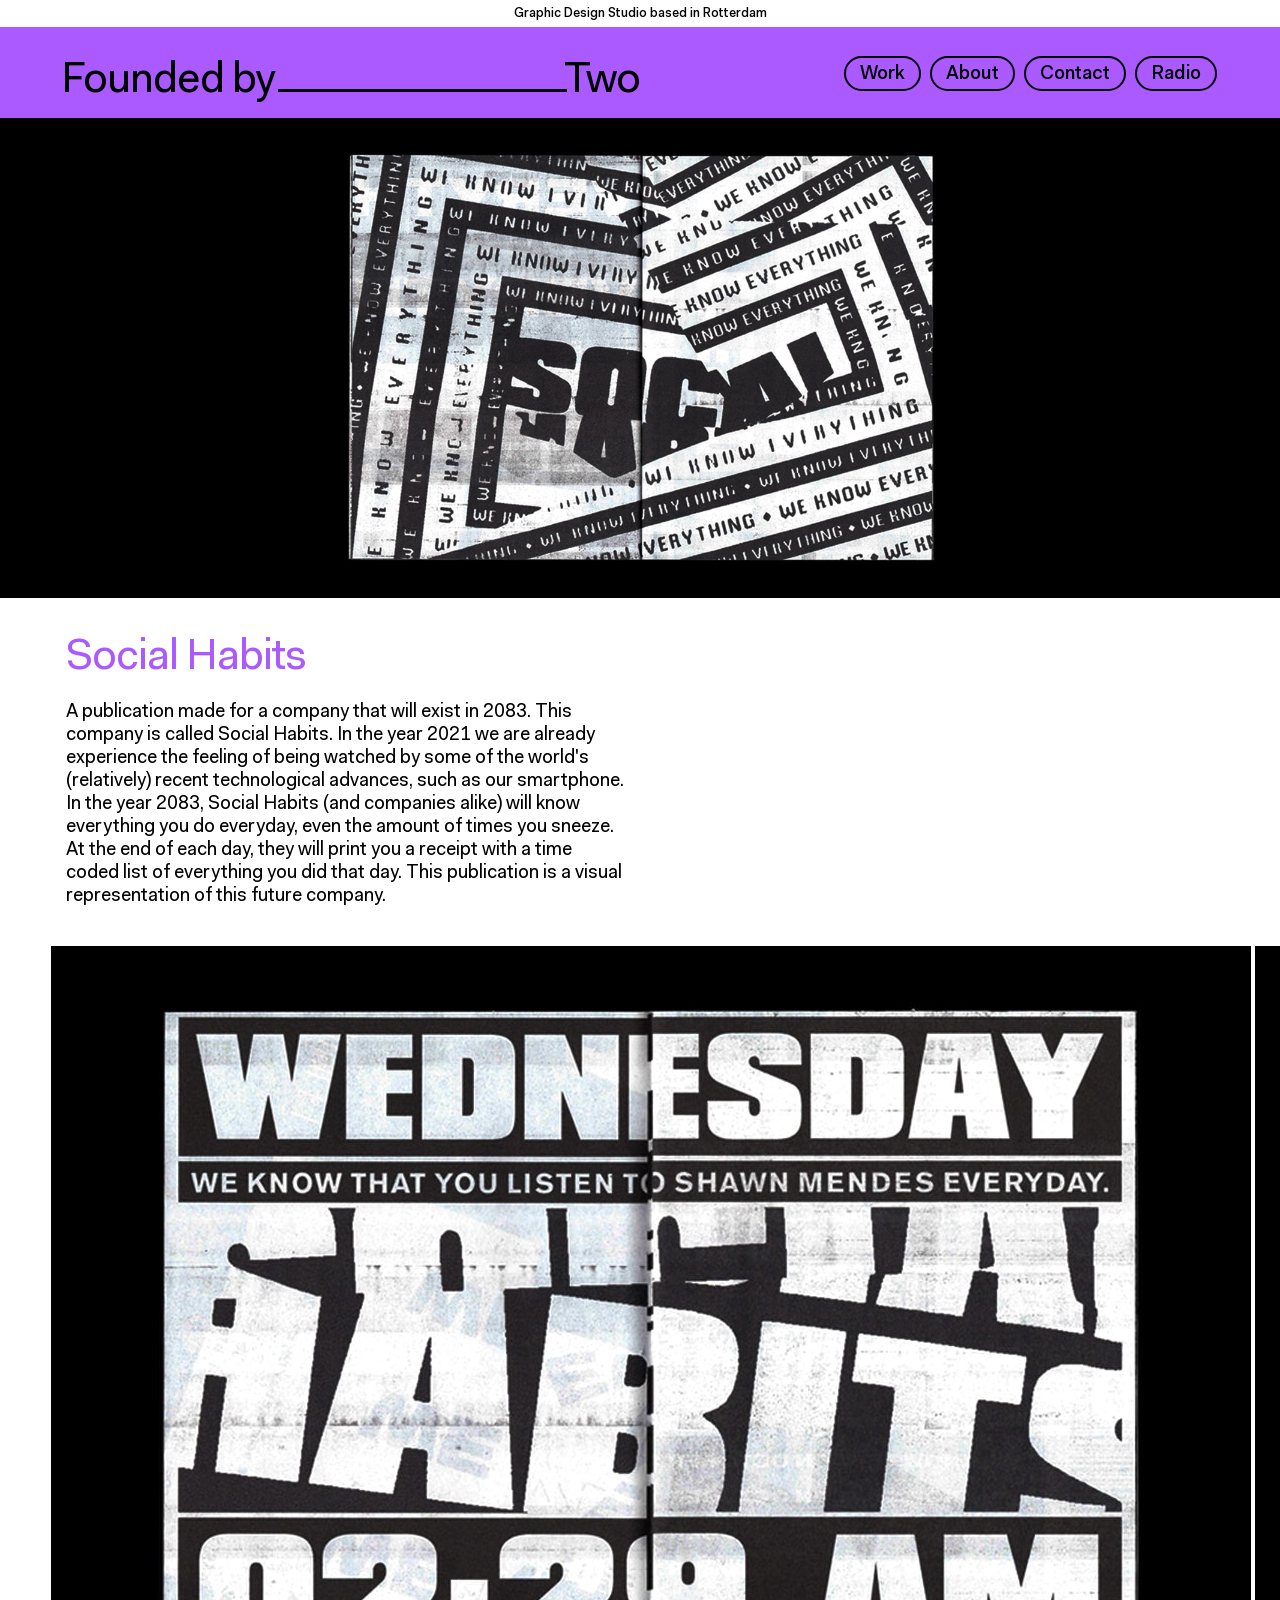
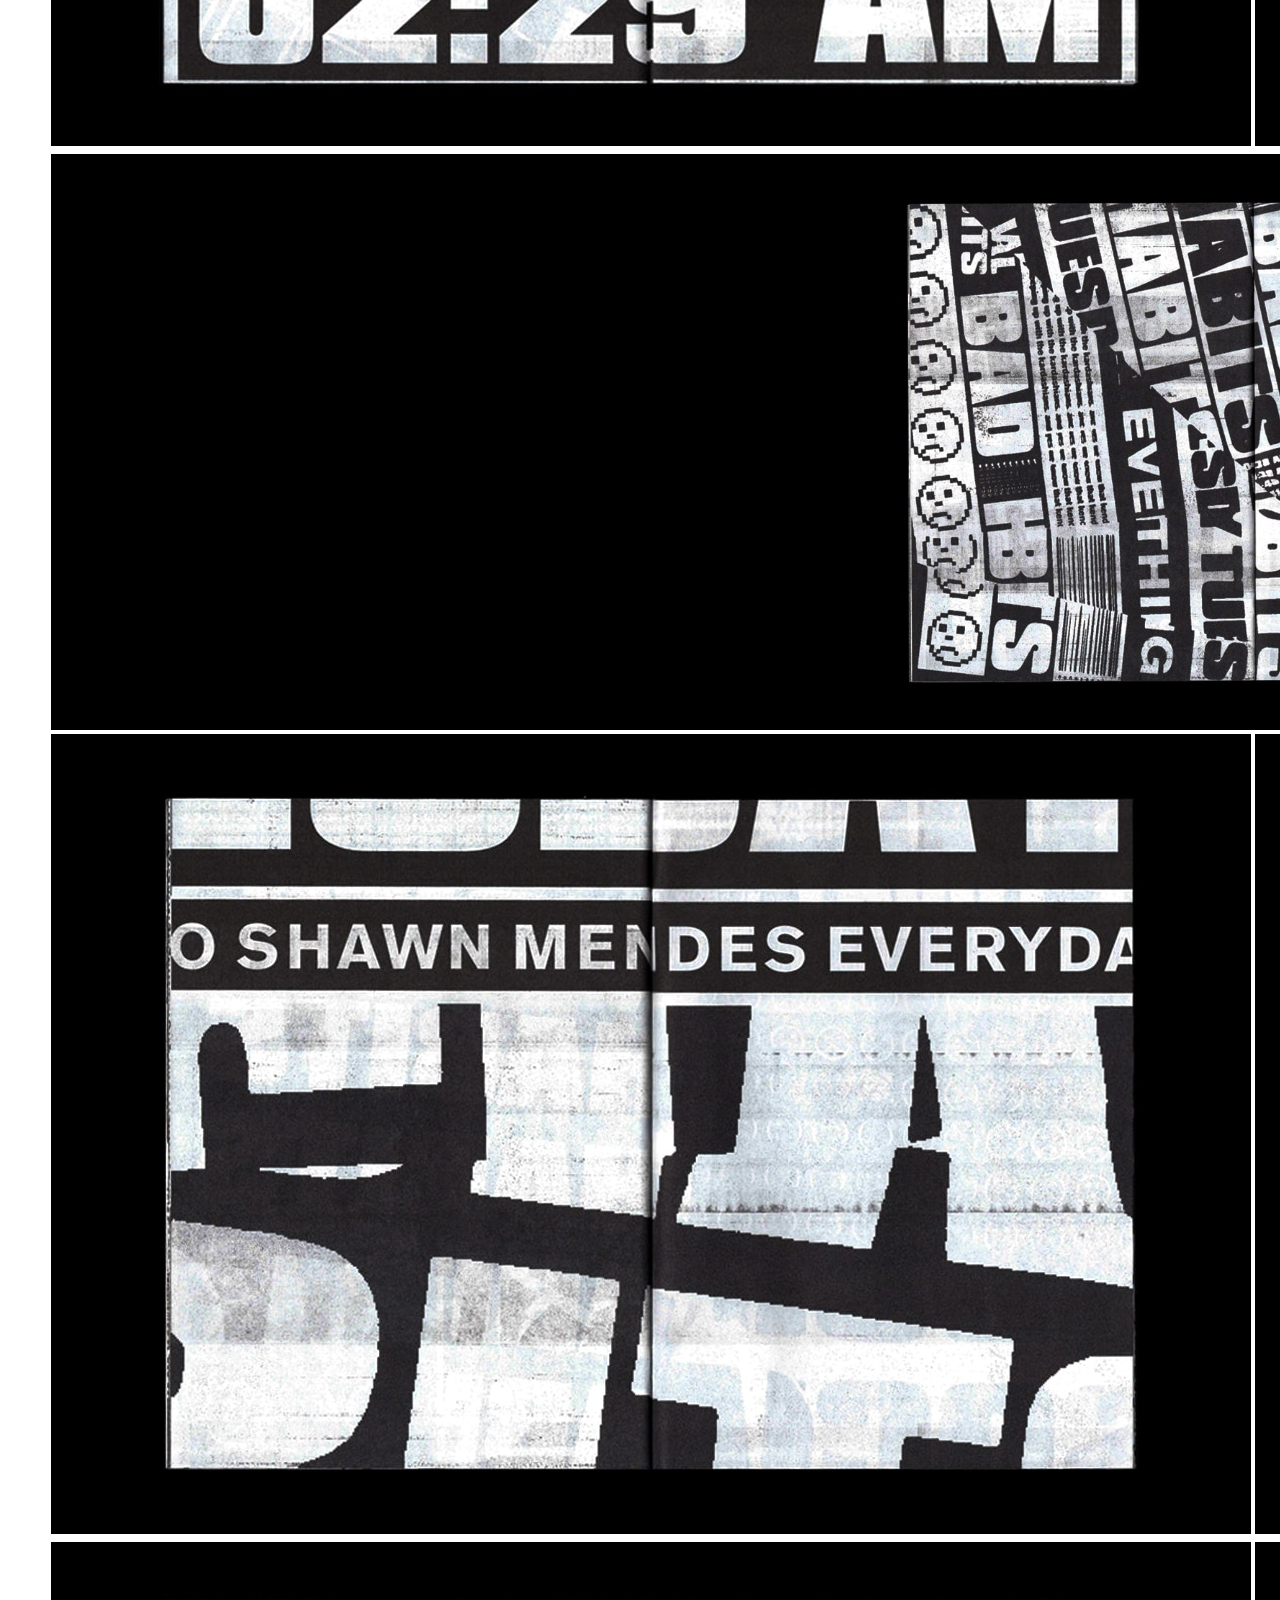
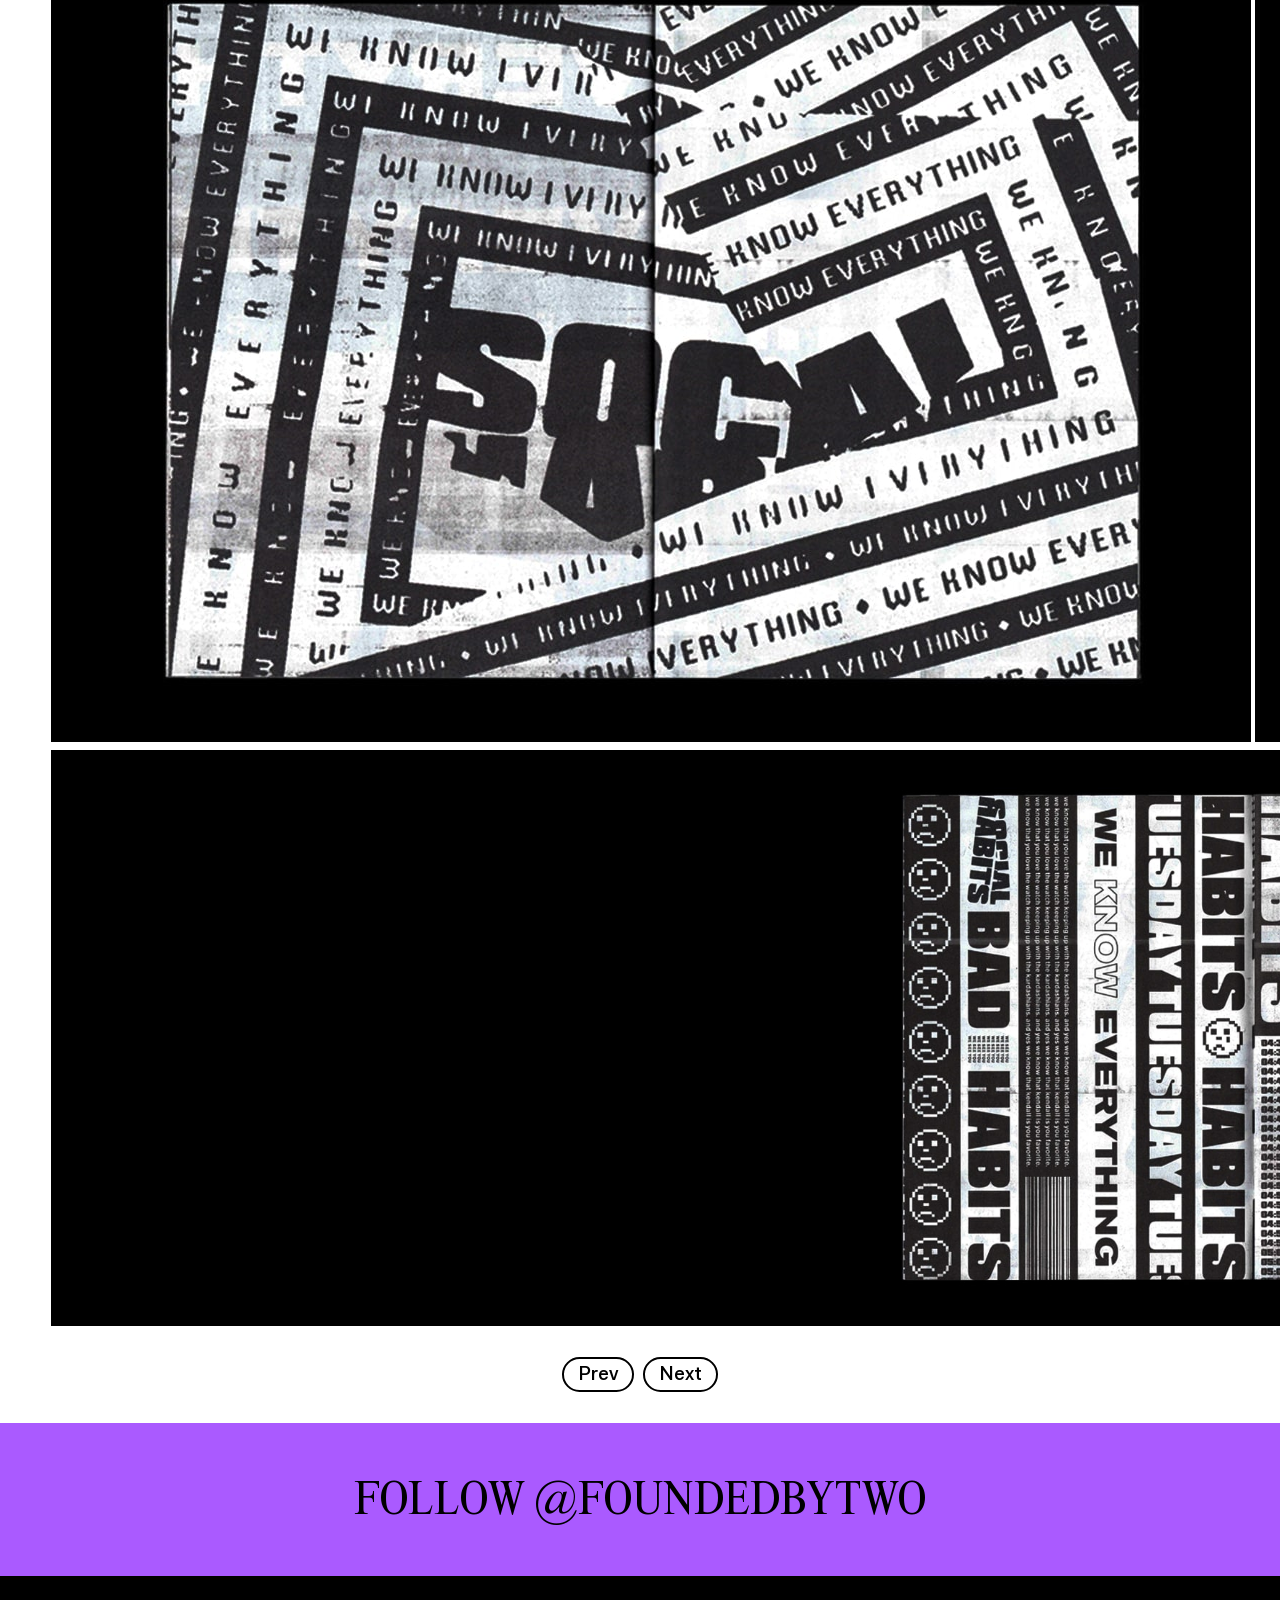
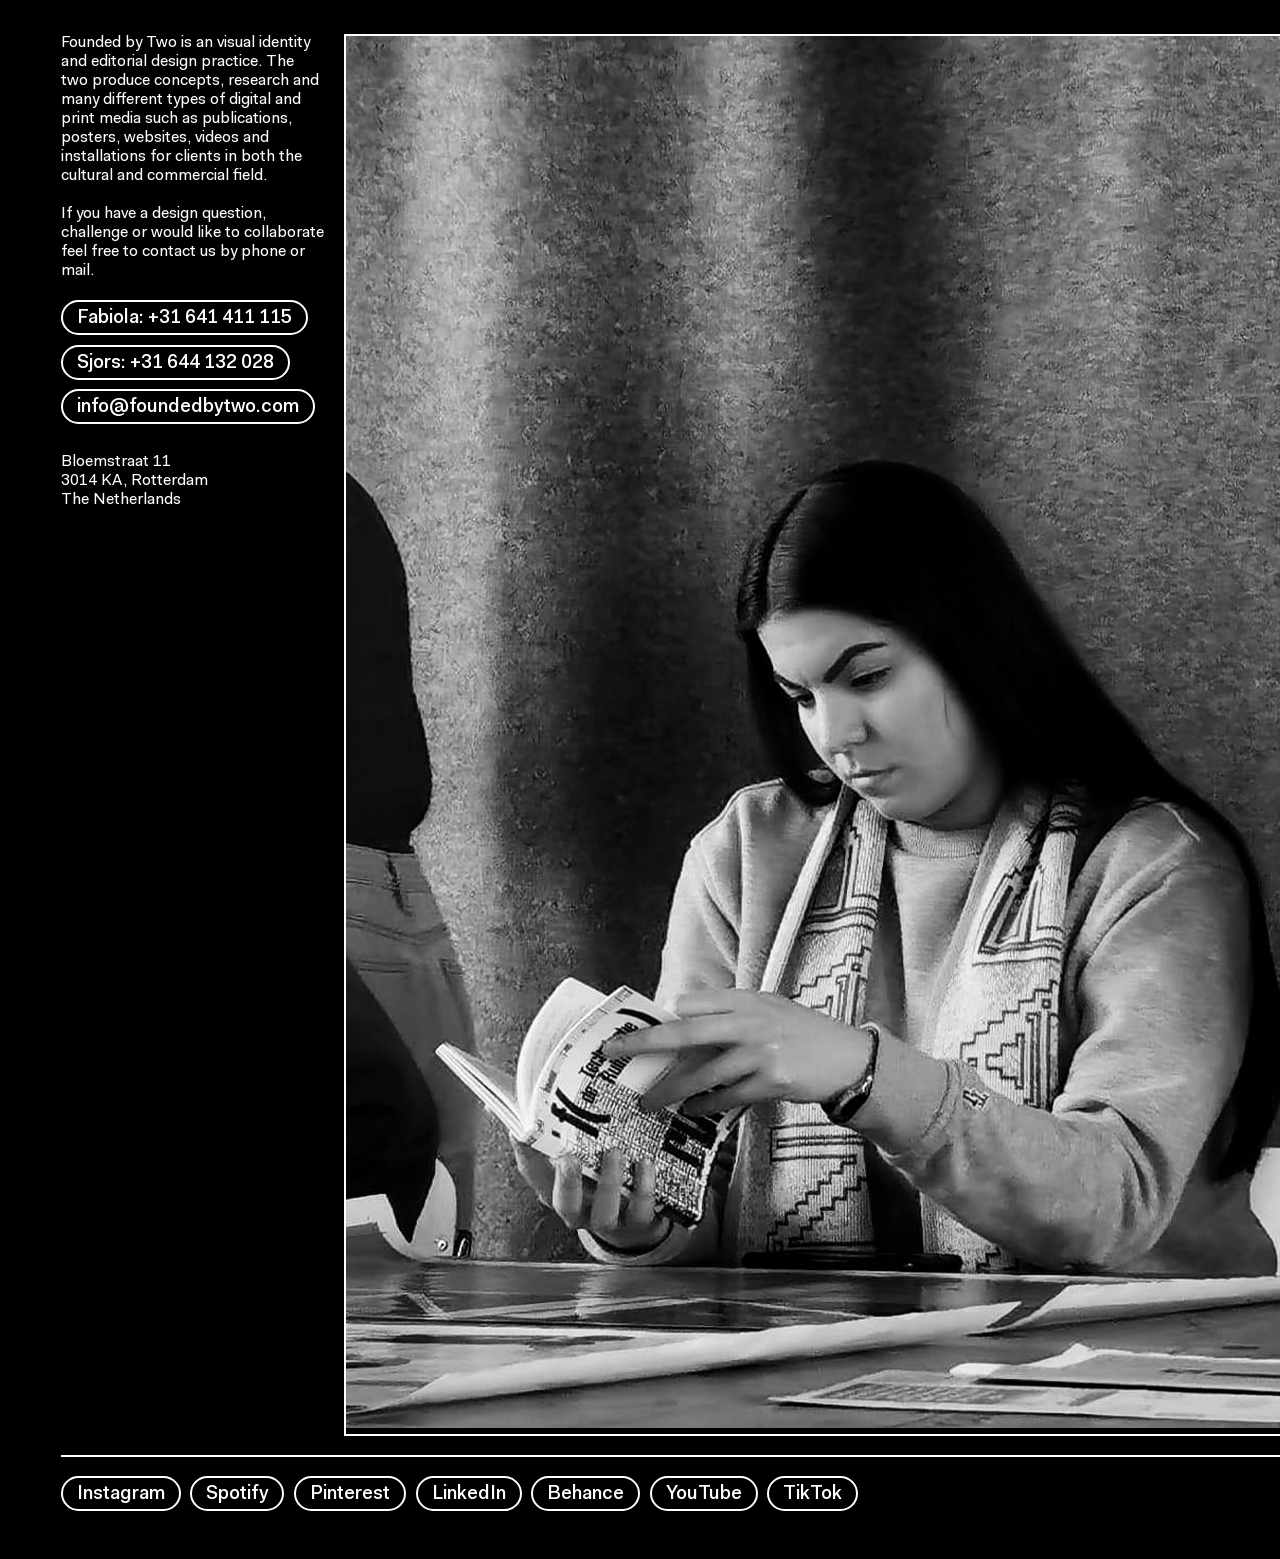
<file: website (old)/project5.html>
<!DOCTYPE html>
<html>

<head>
  <!-- head section -->
  <meta charset="utf-8">

  <script async src="https://www.googletagmanager.com/gtag/js?id=UA-166665139-1"></script>
  <script>
    window.dataLayer = window.dataLayer || [];

    function gtag() {
      dataLayer.push(arguments);
    }
    gtag('js', new Date());
    gtag('config', 'UA-166665139-1');
  </script>

  <title>Founded by Two</title>

  <!-- <link rel="shortcut icon" type="image/png" href="[to fill in]" /> -->

  <meta name="description" project="[to fill in]" />
  <meta name="keywords" project="[to fill in]" />
  <meta name="author" project="Fabiola van den Berg & Sjors Rigters" />
  <meta name="viewport" content="width=device-width, initial-scale=1">

  <meta name="og:title" project="Founded by Two" />
  <meta name="og:image" project="[to fill in]/thumbnail" />
  <meta name="og:description" project="[to fill in]" />
  <meta name="og:url" project="www.foundedbytwo.com" />

  <link rel="stylesheet" href="index.css" />
  <link rel="stylesheet" href="projects.css" />
</head>


<body>

  <header>
    <div class="location-container">
      <div class="location-text">Graphic Design Studio based in Rotterdam
      </div>
    </div>
    <div id="header-container">
      <a class="name-container" href="index.html">
        <div class="name-left">
          <div id="div1" class="targetDiv">
            <nobr>Founded by</nobr>
          </div>
          <div id="div2" class="targetDiv" style="display:none;">
            <nobr>Dummy of</nobr>
          </div>
          <div id="div3" class="targetDiv" style="display:none;">
            <nobr>About us</nobr>
          </div>
          <div id="div4" class="targetDiv" style="display:none;">
            <nobr>Contact us</nobr>
          </div>
          <div id="div5" class="targetDiv" style="display:none;">
            <nobr>Radio by</nobr>
          </div>
        </div>
        <div class="name-center">
        </div>
        <div class="name-right">
          Two
        </div>
      </a>
      <ul class="navigation-menu">
        <!-- <li><a href="dummy.html"><button id="button-margin-header" class="button">Dummy</button></a></li> -->
        <li><a href="index.html"><button id="button-margin-header" class="button">Work</button></a></li>
        <li><button id="button-margin-header" class="button showSingle" target="3, 0">About</button></li>
        <li><button id="button-margin-header" class="button showSingle" target="4, 0">Contact</button></li>
        <li><button id="button-radio" class="button showSingle" target="5, 0">Radio</button></li>
      </ul>
    </div>

    <div id="div3" class="targetDiv" style="display:none;">
      <div class="navigation-container">
        <div id="navigation-subcontainer-1">
          <div class="navigation-title">
            <div class="navigation-title-arrow">
              ↓
            </div>
            <div class="navigation-title-text">
              Who we are
            </div>
          </div>
          <div class="navigation-text">
            Founded by Two is a <span class="text-italic">multidisciplinary graphic design studio</span> founded by <span class="text-italic">Fabiola van den Berg and Sjors Rigters</span>, two graphic designers who will graduate in the summer
            of 2021
            from the Royal Academy of Art, The Hague.
            <br><br>
            Together the two <span class="text-italic">studied graphic design for sixteen years</span> and therefore became native speakers in visual language. While studying together they found out that they share the same love for design and
            typography.
            In the end, they are <span class="text-italic">two friends who started a studio together</span>, love playing chess and experience love at first sight with beautifully designed
            publications.
          </div>
        </div>

        <div id="navigation-subcontainer-2">
          <div id="navigation-title-margin-2" class="navigation-title">
            <div class="navigation-title-arrow">
              ↓
            </div>
            <div class="navigation-title-text">
              What we do
            </div>
          </div>
          <div class="navigation-text">
            Founded by Two is an <span class="text-italic">visual identity and editorial design practice</span>. The two produce concepts, research and many different types of digital and print media such as <span class="text-italic">publications,
              posters,
              websites, videos and installations</span> for clients in both the
            cultural and commercial field.
            <br><br>
            Together they approach each project as a new story to tell, <span class="text-italic">with a desire to develop bold visual languages and profound design solutions</span>, always adapted to the needs of each project.
            Their process-driven work often consist of an <span class="text-italic">exstensive (visual) research, a feeling for image making and an happy accident once in a while</span>, with the use of various techniques and
            programs.
            <br><br>
            If you have a design question, challenge or would like to collaborate feel free to contact us by <a class="button-text" href="tel:+31641411115" /" target="_blank""style=" none">phone</a> or <a class="button-text"
              href="mailto:info@foundedbytwo.com" /" target="_blank""style=" none">mail</a>.
          </div>
        </div>
      </div>
    </div>
    <div id="div4" class="targetDiv" style="display:none;">
      <div class="navigation-container">
        <div id="navigation-subcontainer-1">
          <div class="navigation-title">
            <div class="navigation-title-arrow">
              ↓
            </div>
            <div class="navigation-title-text">
              Adress
            </div>
          </div>
          <div class="navigation-text">
            Bloemstraat 11<br>
            3014 KA, Rotterdam<br>
            The Netherlands<br>
          </div>
          <div id="navigation-title-margin-1" class="navigation-title">
            <div class="navigation-title-arrow">
              ↓
            </div>
            <div class="navigation-title-text">
              Phone & mail
            </div>
          </div>
          <div class="navigation-text">
            Fabiola: <a class="button-text" href="tel:+31641411115" /" target="_blank""style=" none">+31 641 411 115<br></a>
            Sjors: <a class="button-text" href="tel:+31644132028" /" target="_blank""style=" none"> +31 644 132 028<br></a>
            <a class="button-text" href="mailto:info@foundedbytwo.com" /" target="_blank""style=" none">Info@foundedbytwo.com</a>
          </div>
        </div>
        <div id="navigation-subcontainer-2">
          <div id="navigation-title-margin-2" class="navigation-title">
            <div class="navigation-title-arrow">
              ↓
            </div>
            <div class="navigation-title-text">
              Socials
            </div>
          </div>
          <div class="navigation-text">
            Follow us on <a class="button-text" href="https://www.instagram.com/foundedbytwo/?hl=nl" /" target="_blank""style=" none">Instagram</a> for the latest updates, listen to our <a class="button-text"
              href="https://open.spotify.com/user/1854yy99ghshdd4oke1ty9s42" /" target="_blank""style=" none">Spotify</a> playlists while you
            scroll through our <a class="button-text" href="https://nl.pinterest.com/FoundedbyTwo/_saved/" /" target="_blank""style=" none">Pinterest</a> boards, sent us a message on <a class="button-text"
              href="https://www.linkedin.com/company/founded-by-two/" /" target="_blank""style=" none">LinkedIn</a>, check out our work on <a class="button-text" href="http://www.behance.net/founded_by_two" /" target="_blank""style="
              none">Behance</a>, watch our videos on <a class="button-text" href="https://www.youtube.com/channel/UCbz5a9uWSxZrKoILMxkC1KQ" /" target="_blank""style=" none">YouTube</a> and have a glimpse at two millennials trying to do <a
              class="button-text" href="https://www.tiktok.com/@foundedbytwo?lang=nl-NL" /" target="_blank""style=" none">TikTok</a> to not feel old.
          </div>
        </div>
      </div>
    </div>
    <div id="div5" class="targetDiv" style="display:none;">
      <div class="navigation-container">
        <div id="navigation-subcontainer-1">
          <div class="navigation-title">
            <div class="navigation-title-arrow">
              ↓
            </div>
            <div class="navigation-title-text">
              Why radio?
            </div>
          </div>
          <div class="navigation-text">
          When we met we quickly noticed that we don’t have the same taste in music. Now we work together and have to find a compromise. That is why we decided to make playlists together and design covers for them. Many more to come, enjoy listening!
          </div>
        </div>
        <div id="navigation-subcontainer-2">
          <div id="navigation-title-margin-2" class="navigation-title">
            <div class="navigation-title-arrow">
              ↓
            </div>
            <div class="navigation-title-text">
              Playlists
            </div>
          </div>
          <div class="navigation-text">
            <a class="playlist-container" href="https://open.spotify.com/playlist/2JwPu7nK97BhPyH3Z0Tie0?si=6e64ef4675d64834" /" target="_blank""style=" none">
              <div id="button-text-playlist">
                #001
              </div>
              <div class="button-text">
                Red, Green & Blue
              </div>
            </a>
          </div>
        </div>
      </div>
    </div>
  </header>


  <main>
    <div class="cover-container">
      <img id="cover-image" src="images/SH_08.jpg"></img>
    </div>

    <div class="project-text-container">
      <div id="project-title">
        <div class="project-title">
          Social Habits
        </div>
      </div>
      <div id="project-text-subcontainer">
        <div id="project-text" class="navigation-text">
          A publication made for a company that will exist in 2083. This company is called Social Habits. In the year 2021 we are already experience the feeling of being watched by some of the world's (relatively) recent technological advances, such as our smartphone. In the year 2083, Social Habits (and companies alike) will know everything you do everyday, even the amount of times you sneeze. At the end of each day, they will print you a receipt with a time coded list of everything you did that day. This publication is a visual representation of this future company.
        </div>
      </div>
    </div>

    <ul class="project5-container">
      <li id="project-image-1">
        <figure class="figure">
          <img id="image-big" class="Sirv image-main" src="images/SH_01.jpg"></img>
        </figure>
      </li>
      <li id="project-image-2">
        <figure class="figure">
          <img class="Sirv image-main" src="images/SH_05.jpg"></img>
        </figure>
      </li>
      <li id="project-image-3">
        <figure id="image-big" class="figure">
          <img class="Sirv image-main" src="images/SH_02.jpg"></img>
        </figure>
      </li>
      <li id="project-image-4">
        <figure class="figure">
          <img class="Sirv image-main" src="images/SH_04.jpg"></img>
        </figure>
      </li>
      <li id="project-image-5">
        <figure class="figure">
          <img class="Sirv image-main" src="images/SH_03.jpg"></img>
        </figure>
      </li>
      <li id="project-image-6">
        <figure class="figure">
          <img class="Sirv image-main" src="images/SH_08.jpg"></img>
        </figure>
      </li>
      <li id="project-image-7">
        <figure class="figure">
          <img class="Sirv image-main" src="images/SH_06.jpg"></img>
        </figure>
      </li>
      <li id="project-image-8">
        <figure id="image-big" class="figure">
          <img class="Sirv image-main" src="images/SH_07.jpg"></img>
        </figure>
      </li>
    </ul>

    <ul class="project-buttons-container">
      <li><a href="project4.html"><button class="button-project">Prev</button></a></li>
      <li><a href="project6.html"><button class="button-project">Next</button></a></li>
    </ul>
  </main>


  <div class="projects-follow-container">
    <div class="projects-follow-button"><a href="https://www.instagram.com/foundedbytwo/?hl=nl" /" target="_blank""style=" none">FOLLOW @FOUNDEDBYTWO</a>
    </div>
  </div>

  <footer>
    <div class="footer-container">
      <div id="footer-text">
        Founded by Two is an visual identity and editorial design practice. The two produce concepts, research and many different types of digital and print media such as publications, posters, websites, videos and installations for clients in both
        the cultural and commercial field.
        <br><br>If you have a design question, challenge or would like to collaborate feel free to contact us by phone or mail</a>.
      </div>
      <div id="footer-adress">Bloemstraat 11<br>3014 KA, Rotterdam<br>The Netherlands</div>
      <ul id="footer-contact">
        <li><a href="tel:+31641411115"><button id="button-margin-footer" class="button-footer">Fabiola: +31 641 411 115</button></a></li>
        <li><a href="tel:+31644132028"><button id="button-margin-footer" class="button-footer">Sjors: +31 644 132 028</button></a></li>
        <li><a href="mailto:info@foundedbytwo.com"><button id="button-margin-footer" class="button-footer">info@foundedbytwo.com</button></a></li>
      </ul>
      <div id="footer-image">
        <figure id="footer-figure" class="figure">
          <img class="Sirv image-main" src="images/FBT.jpg"></img>
        </figure>
      </div>
      <ul id="footer-socials">
        <li><a href="https://www.instagram.com/foundedbytwo/?hl=nl" /" target="_blank""style=" none"><button id="button-margin-footer" class="button-footer">Instagram</button></a></li>
        <li><a href="https://open.spotify.com/user/1854yy99ghshdd4oke1ty9s42" /" target="_blank""style=" none"><button id="button-margin-footer" class="button-footer">Spotify</button></a></li>
        <li><a href="https://nl.pinterest.com/FoundedbyTwo/_saved/" /" target="_blank""style=" none"><button id="button-margin-footer" class="button-footer">Pinterest</button></a></li>
        <li><a href="https://www.linkedin.com/company/founded-by-two/" /" target="_blank""style=" none"><button id="button-margin-footer" class="button-footer">LinkedIn</button></a></li>
        <li><a href="http://www.behance.net/founded_by_two" /" target="_blank""style=" none"><button id="button-margin-footer" class="button-footer">Behance</button></a></li>
        <li><a href="https://www.youtube.com/channel/UCbz5a9uWSxZrKoILMxkC1KQ" /" target="_blank""style=" none"><button id="button-margin-footer" class="button-footer">YouTube</button></a></li>
        <li><a href="https://www.tiktok.com/@foundedbytwo?lang=nl-NL" /" target="_blank""style=" none"><button id="button-margin-footer" class="button-footer">TikTok</button></a></li>
      </ul>
    </div>
  </footer>

  <script src="https://ajax.googleapis.com/ajax/libs/jquery/3.2.1/jquery.min.js"></script>
  <script src="https://scripts.sirv.com/sirvjs/v3/sirv.js"></script>
  <script src="index.js"></script>

</body>



</html>
<!-- end of the html document, nothing to see here, move along -->
</file>
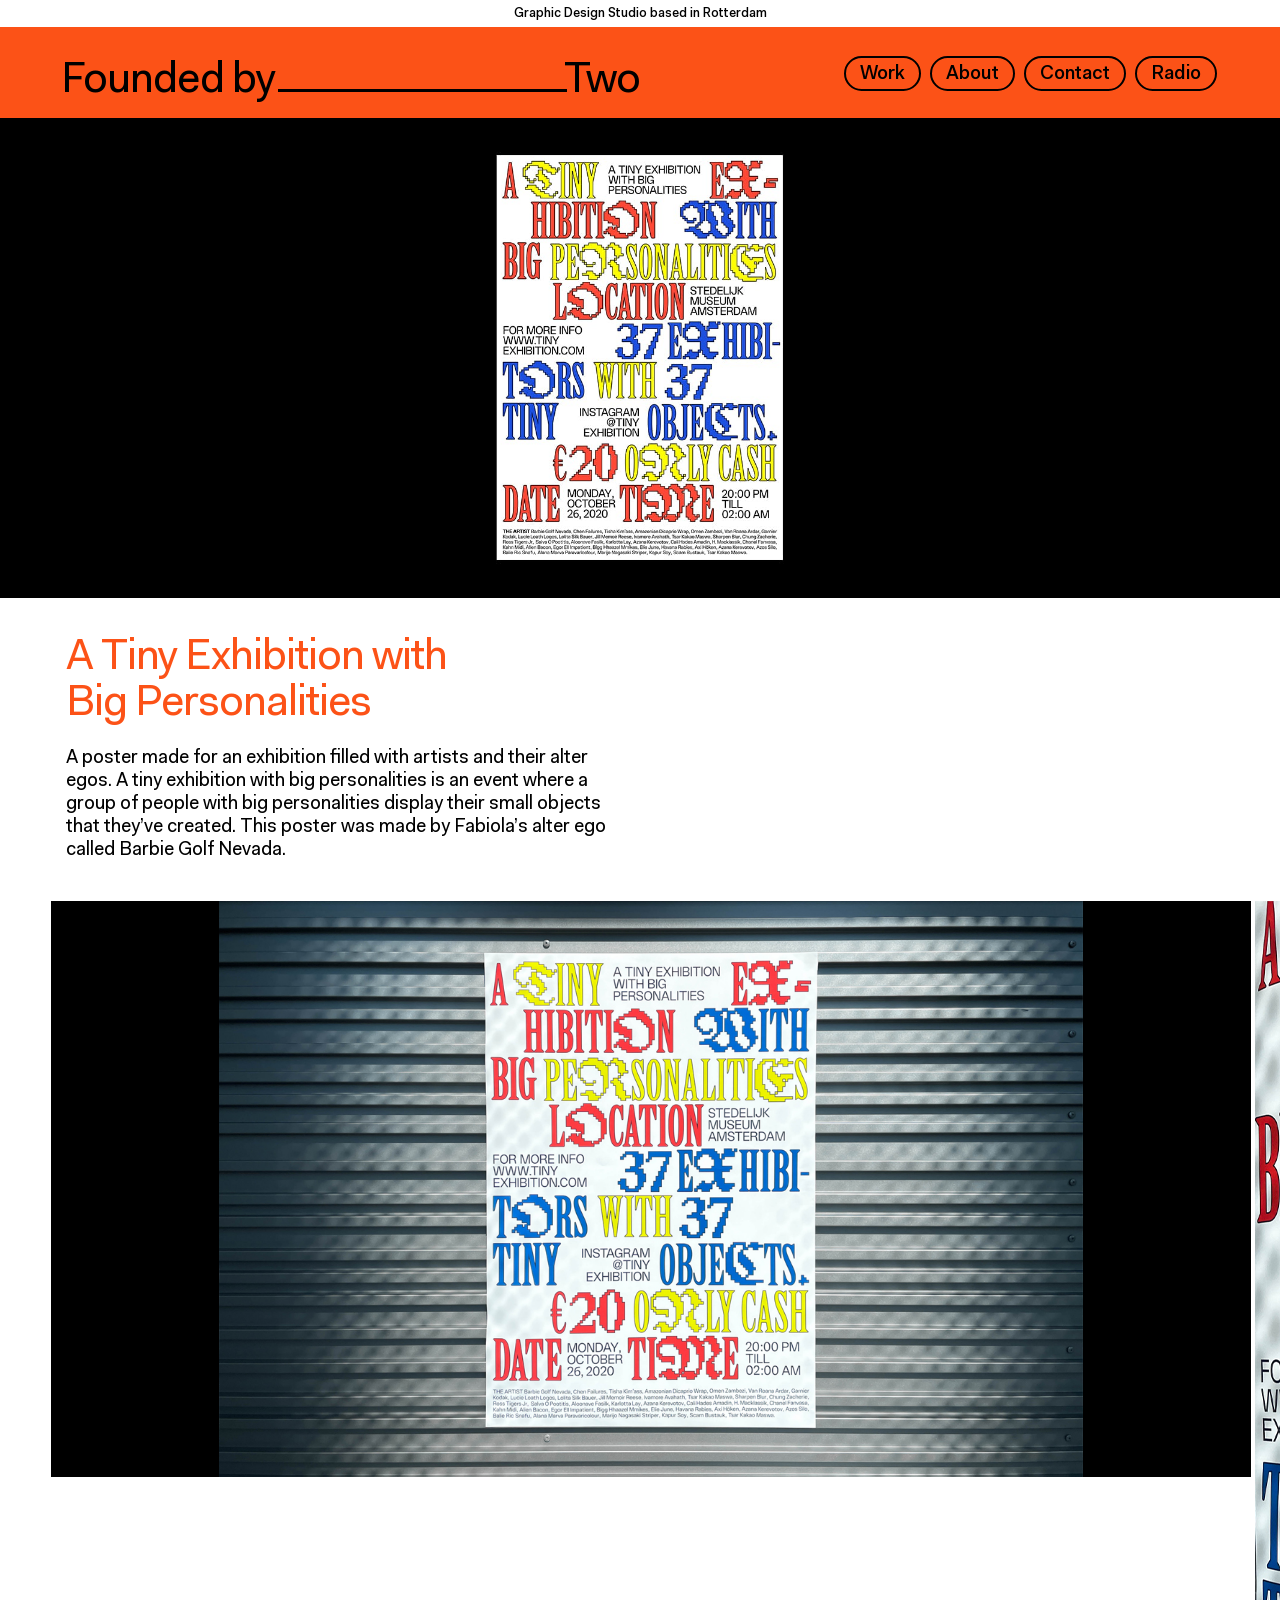
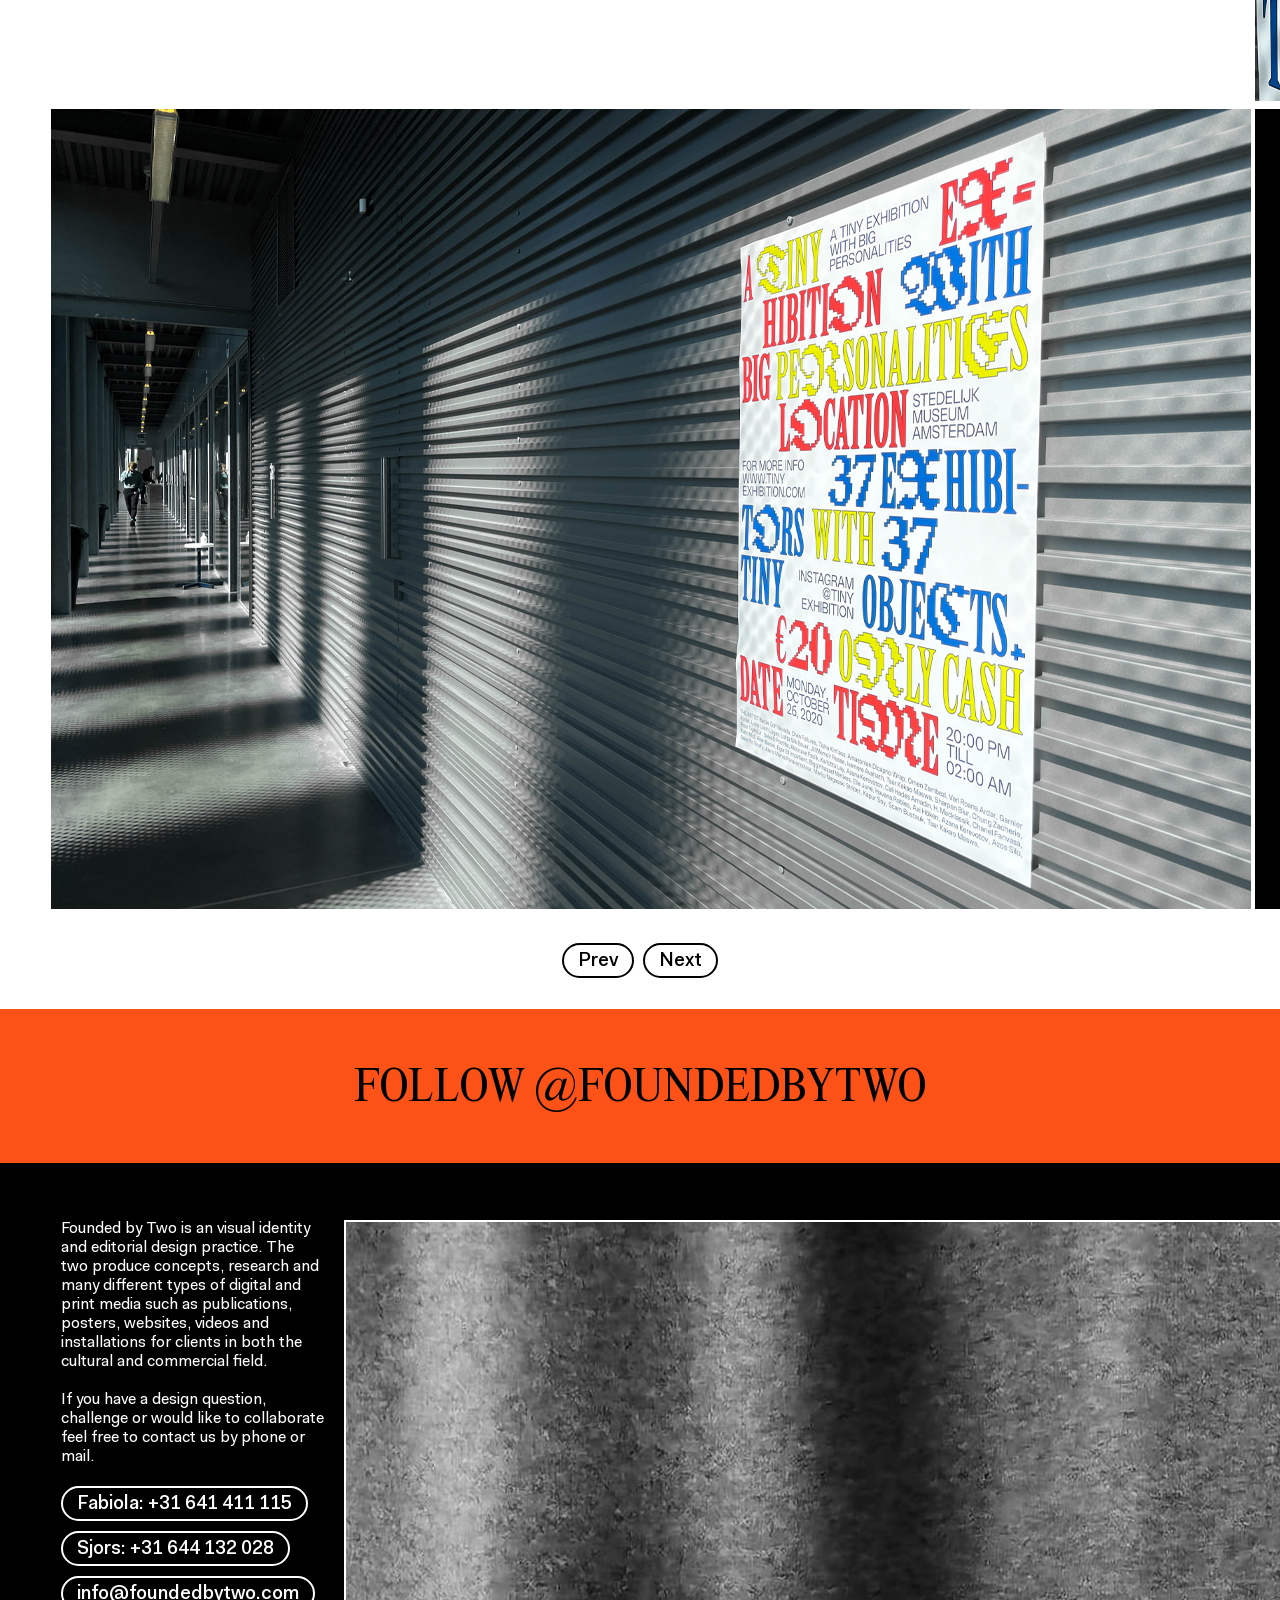
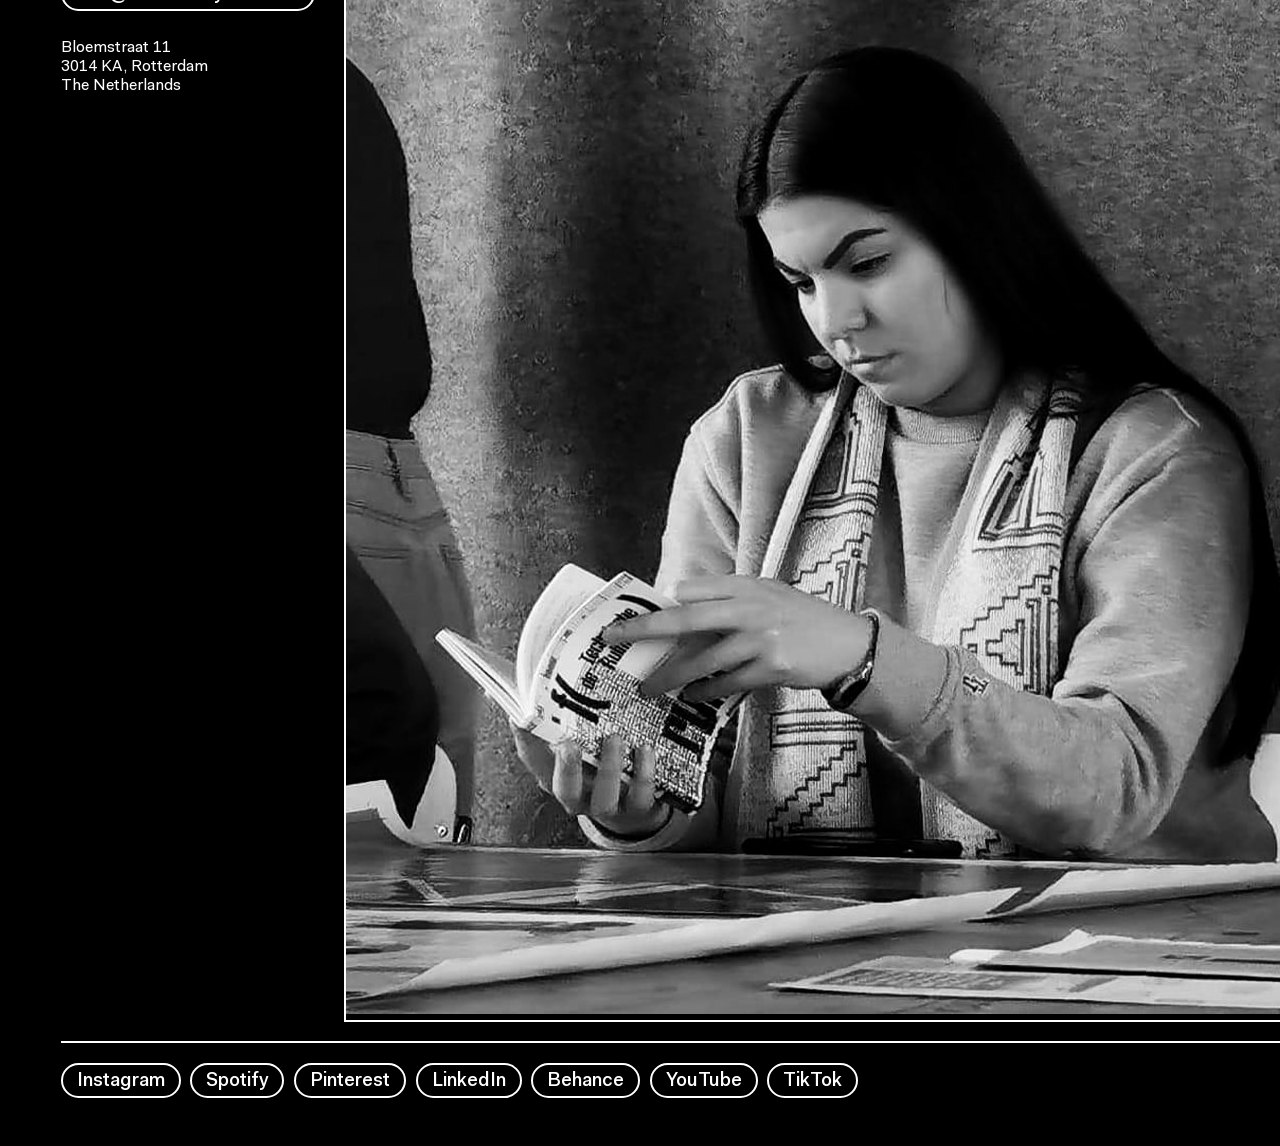
<file: website (old)/project6.html>
<!DOCTYPE html>
<html>

<head>
  <!-- head section -->
  <meta charset="utf-8">

  <script async src="https://www.googletagmanager.com/gtag/js?id=UA-166665139-1"></script>
  <script>
    window.dataLayer = window.dataLayer || [];

    function gtag() {
      dataLayer.push(arguments);
    }
    gtag('js', new Date());
    gtag('config', 'UA-166665139-1');
  </script>

  <title>Founded by Two</title>

  <!-- <link rel="shortcut icon" type="image/png" href="[to fill in]" /> -->

  <meta name="description" project="[to fill in]" />
  <meta name="keywords" project="[to fill in]" />
  <meta name="author" project="Fabiola van den Berg & Sjors Rigters" />
  <meta name="viewport" content="width=device-width, initial-scale=1">

  <meta name="og:title" project="Founded by Two" />
  <meta name="og:image" project="[to fill in]/thumbnail" />
  <meta name="og:description" project="[to fill in]" />
  <meta name="og:url" project="www.foundedbytwo.com" />

  <link rel="stylesheet" href="index.css" />
  <link rel="stylesheet" href="projects.css" />
</head>


<body>

  <header>
    <div class="location-container">
      <div class="location-text">Graphic Design Studio based in Rotterdam
      </div>
    </div>
    <div id="header-container">
      <a class="name-container" href="index.html">
        <div class="name-left">
          <div id="div1" class="targetDiv">
            <nobr>Founded by</nobr>
          </div>
          <div id="div2" class="targetDiv" style="display:none;">
            <nobr>Dummy of</nobr>
          </div>
          <div id="div3" class="targetDiv" style="display:none;">
            <nobr>About us</nobr>
          </div>
          <div id="div4" class="targetDiv" style="display:none;">
            <nobr>Contact us</nobr>
          </div>
          <div id="div5" class="targetDiv" style="display:none;">
            <nobr>Radio by</nobr>
          </div>
        </div>
        <div class="name-center">
        </div>
        <div class="name-right">
          Two
        </div>
      </a>
      <ul class="navigation-menu">
        <!-- <li><a href="dummy.html"><button id="button-margin-header" class="button">Dummy</button></a></li> -->
        <li><a href="index.html"><button id="button-margin-header" class="button">Work</button></a></li>
        <li><button id="button-margin-header" class="button showSingle" target="3, 0">About</button></li>
        <li><button id="button-margin-header" class="button showSingle" target="4, 0">Contact</button></li>
        <li><button id="button-radio" class="button showSingle" target="5, 0">Radio</button></li>
      </ul>
    </div>

    <div id="div3" class="targetDiv" style="display:none;">
      <div class="navigation-container">
        <div id="navigation-subcontainer-1">
          <div class="navigation-title">
            <div class="navigation-title-arrow">
              ↓
            </div>
            <div class="navigation-title-text">
              Who we are
            </div>
          </div>
          <div class="navigation-text">
            Founded by Two is a <span class="text-italic">multidisciplinary graphic design studio</span> founded in 2020 by <span class="text-italic">Fabiola van den Berg and Sjors Rigters</span>, two graphic designers who will graduate in the summer
            of 2021
            from the Royal Academy of Art, The Hague.
            <br><br>
            Together the two <span class="text-italic">studied graphic design for sixteen years</span> and therefore became native speakers in visual language. While studying together they found out that they share the same love for design and
            typography.
            In the end, they are <span class="text-italic">two friends who started a studio together</span>, love playing chess and experience love at first sight with beautifully designed
            publications.
          </div>
        </div>

        <div id="navigation-subcontainer-2">
          <div id="navigation-title-margin-2" class="navigation-title">
            <div class="navigation-title-arrow">
              ↓
            </div>
            <div class="navigation-title-text">
              What we do
            </div>
          </div>
          <div class="navigation-text">
            Founded by Two is an <span class="text-italic">visual identity and editorial design practice</span>. The two produce concepts, research and many different types of digital and print media such as <span class="text-italic">publications,
              posters,
              websites, videos and installations</span> for clients in both the
            cultural and commercial field.
            <br><br>
            Together they approach each project as a new story to tell, <span class="text-italic">with a desire to develop bold visual languages and profound design solutions</span>, always adapted to the needs of each project.
            Their process-driven work often consist of an <span class="text-italic">exstensive (visual) research, a feeling for image making and an happy accident once in a while</span>, with the use of various techniques and
            programs.
            <br><br>
            If you have a design question, challenge or would like to collaborate feel free to contact us by <a class="button-text" href="tel:+31641411115" /" target="_blank""style=" none">phone</a> or <a class="button-text"
              href="mailto:info@foundedbytwo.com" /" target="_blank""style=" none">mail</a>.
          </div>
        </div>
      </div>
    </div>
    <div id="div4" class="targetDiv" style="display:none;">
      <div class="navigation-container">
        <div id="navigation-subcontainer-1">
          <div class="navigation-title">
            <div class="navigation-title-arrow">
              ↓
            </div>
            <div class="navigation-title-text">
              Adress
            </div>
          </div>
          <div class="navigation-text">
            Bloemstraat 11<br>
            3014 KA, Rotterdam<br>
            The Netherlands<br>
          </div>
          <div id="navigation-title-margin-1" class="navigation-title">
            <div class="navigation-title-arrow">
              ↓
            </div>
            <div class="navigation-title-text">
              Phone & mail
            </div>
          </div>
          <div class="navigation-text">
            Fabiola: <a class="button-text" href="tel:+31641411115" /" target="_blank""style=" none">+31 641 411 115<br></a>
            Sjors: <a class="button-text" href="tel:+31644132028" /" target="_blank""style=" none"> +31 644 132 028<br></a>
            <a class="button-text" href="mailto:info@foundedbytwo.com" /" target="_blank""style=" none">Info@foundedbytwo.com</a>
          </div>
        </div>
        <div id="navigation-subcontainer-2">
          <div id="navigation-title-margin-2" class="navigation-title">
            <div class="navigation-title-arrow">
              ↓
            </div>
            <div class="navigation-title-text">
              Socials
            </div>
          </div>
          <div class="navigation-text">
            Follow us on <a class="button-text" href="https://www.instagram.com/foundedbytwo/?hl=nl" /" target="_blank""style=" none">Instagram</a> for the latest updates, listen to our <a class="button-text"
              href="https://open.spotify.com/user/1854yy99ghshdd4oke1ty9s42" /" target="_blank""style=" none">Spotify</a> playlists while you
            scroll through our <a class="button-text" href="https://nl.pinterest.com/FoundedbyTwo/_saved/" /" target="_blank""style=" none">Pinterest</a> boards, sent us a message on <a class="button-text"
              href="https://www.linkedin.com/company/founded-by-two/" /" target="_blank""style=" none">LinkedIn</a>, check out our work on <a class="button-text" href="http://www.behance.net/founded_by_two" /" target="_blank""style="
              none">Behance</a>, watch our videos on <a class="button-text" href="https://www.youtube.com/channel/UCbz5a9uWSxZrKoILMxkC1KQ" /" target="_blank""style=" none">YouTube</a> and have a glimpse at two millennials trying to do <a
              class="button-text" href="https://www.tiktok.com/@foundedbytwo?lang=nl-NL" /" target="_blank""style=" none">TikTok</a> to not feel old.
          </div>
        </div>
      </div>
    </div>
    <div id="div5" class="targetDiv" style="display:none;">
      <div class="navigation-container">
        <div id="navigation-subcontainer-1">
          <div class="navigation-title">
            <div class="navigation-title-arrow">
              ↓
            </div>
            <div class="navigation-title-text">
              Why radio?
            </div>
          </div>
          <div class="navigation-text">
            When we met we quickly noticed that we don’t have the same taste in music. Now we work together and have to find a compromise. That is why we decided to make playlists together and design covers for them. Many more to come, enjoy
            listening!
          </div>
        </div>
        <div id="navigation-subcontainer-2">
          <div id="navigation-title-margin-2" class="navigation-title">
            <div class="navigation-title-arrow">
              ↓
            </div>
            <div class="navigation-title-text">
              Playlists
            </div>
          </div>
          <div class="navigation-text">
            <a class="playlist-container" href="https://open.spotify.com/playlist/2JwPu7nK97BhPyH3Z0Tie0?si=6e64ef4675d64834" /" target="_blank""style=" none">
              <div id="button-text-playlist">
                #001
              </div>
              <div class="button-text">
                Red, Green & Blue
              </div>
            </a>
          </div>
        </div>
      </div>
    </div>
  </header>


  <main>
    <div class="cover-container">
      <img id="cover-image" src="images/TEBP_01.jpg"></img>
    </div>

    <div class="project-text-container">
      <div id="project-title">
        <div class="project-title">
          A Tiny Exhibition with <nobr>Big Personalities</nobr>
        </div>
      </div>
      <div id="project-text-subcontainer">
        <div id="project-text" class="navigation-text">
          A poster made for an exhibition filled with artists and their alter egos. A tiny exhibition with big personalities is an event where a group of people with big personalities display their small objects that they’ve created. This poster was
          made by Fabiola’s alter ego called Barbie Golf Nevada.</div>
      </div>
    </div>

    <ul class="project6-container">
      <li id="project-image-1">
        <figure id="image-big" class="figure">
          <img class="Sirv image-main" src="images/TEBP_02.jpg"></img>
        </figure>
      </li>
      <li id="project-image-2">
        <figure class="figure">
          <img class="Sirv image-main" src="images/TEBP_03.jpg"></img>
        </figure>
      </li>
      <li id="project-image-3">
        <figure class="figure">
          <img class="Sirv image-main" src="images/TEBP_04.jpg"></img>
        </figure>
      </li>
      <li id="project-image-4">
        <figure class="figure">
          <img class="Sirv image-main" src="images/TEBP_01.jpg"></img>
        </figure>
      </li>
    </ul>

    <ul class="project-buttons-container">
      <li><a href="project5.html"><button class="button-project">Prev</button></a></li>
      <li><a href="project1.html"><button class="button-project">Next</button></a></li>
    </ul>
  </main>


  <div class="projects-follow-container">
    <div class="projects-follow-button"><a href="https://www.instagram.com/foundedbytwo/?hl=nl" /" target="_blank""style=" none">FOLLOW @FOUNDEDBYTWO</a>
    </div>
  </div>

  <footer>
    <div class="footer-container">
      <div id="footer-text">
        Founded by Two is an visual identity and editorial design practice. The two produce concepts, research and many different types of digital and print media such as publications, posters, websites, videos and installations for clients in both
        the cultural and commercial field.
        <br><br>If you have a design question, challenge or would like to collaborate feel free to contact us by phone or mail</a>.
      </div>
      <div id="footer-adress">Bloemstraat 11<br>3014 KA, Rotterdam<br>The Netherlands</div>
      <ul id="footer-contact">
        <li><a href="tel:+31641411115"><button id="button-margin-footer" class="button-footer">Fabiola: +31 641 411 115</button></a></li>
        <li><a href="tel:+31644132028"><button id="button-margin-footer" class="button-footer">Sjors: +31 644 132 028</button></a></li>
        <li><a href="mailto:info@foundedbytwo.com"><button id="button-margin-footer" class="button-footer">info@foundedbytwo.com</button></a></li>
      </ul>
      <div id="footer-image">
        <figure id="footer-figure" class="figure">
          <img class="Sirv image-main" src="images/FBT.jpg"></img>
        </figure>
      </div>
      <ul id="footer-socials">
        <li><a href="https://www.instagram.com/foundedbytwo/?hl=nl" /" target="_blank""style=" none"><button id="button-margin-footer" class="button-footer">Instagram</button></a></li>
        <li><a href="https://open.spotify.com/user/1854yy99ghshdd4oke1ty9s42" /" target="_blank""style=" none"><button id="button-margin-footer" class="button-footer">Spotify</button></a></li>
        <li><a href="https://nl.pinterest.com/FoundedbyTwo/_saved/" /" target="_blank""style=" none"><button id="button-margin-footer" class="button-footer">Pinterest</button></a></li>
        <li><a href="https://www.linkedin.com/company/founded-by-two/" /" target="_blank""style=" none"><button id="button-margin-footer" class="button-footer">LinkedIn</button></a></li>
        <li><a href="http://www.behance.net/founded_by_two" /" target="_blank""style=" none"><button id="button-margin-footer" class="button-footer">Behance</button></a></li>
        <li><a href="https://www.youtube.com/channel/UCbz5a9uWSxZrKoILMxkC1KQ" /" target="_blank""style=" none"><button id="button-margin-footer" class="button-footer">YouTube</button></a></li>
        <li><a href="https://www.tiktok.com/@foundedbytwo?lang=nl-NL" /" target="_blank""style=" none"><button id="button-margin-footer" class="button-footer">TikTok</button></a></li>
      </ul>
    </div>
  </footer>

  <script src="https://ajax.googleapis.com/ajax/libs/jquery/3.2.1/jquery.min.js"></script>
  <script src="https://scripts.sirv.com/sirvjs/v3/sirv.js"></script>
  <script src="index.js"></script>

</body>



</html>
<!-- end of the html document, nothing to see here, move along -->
</file>
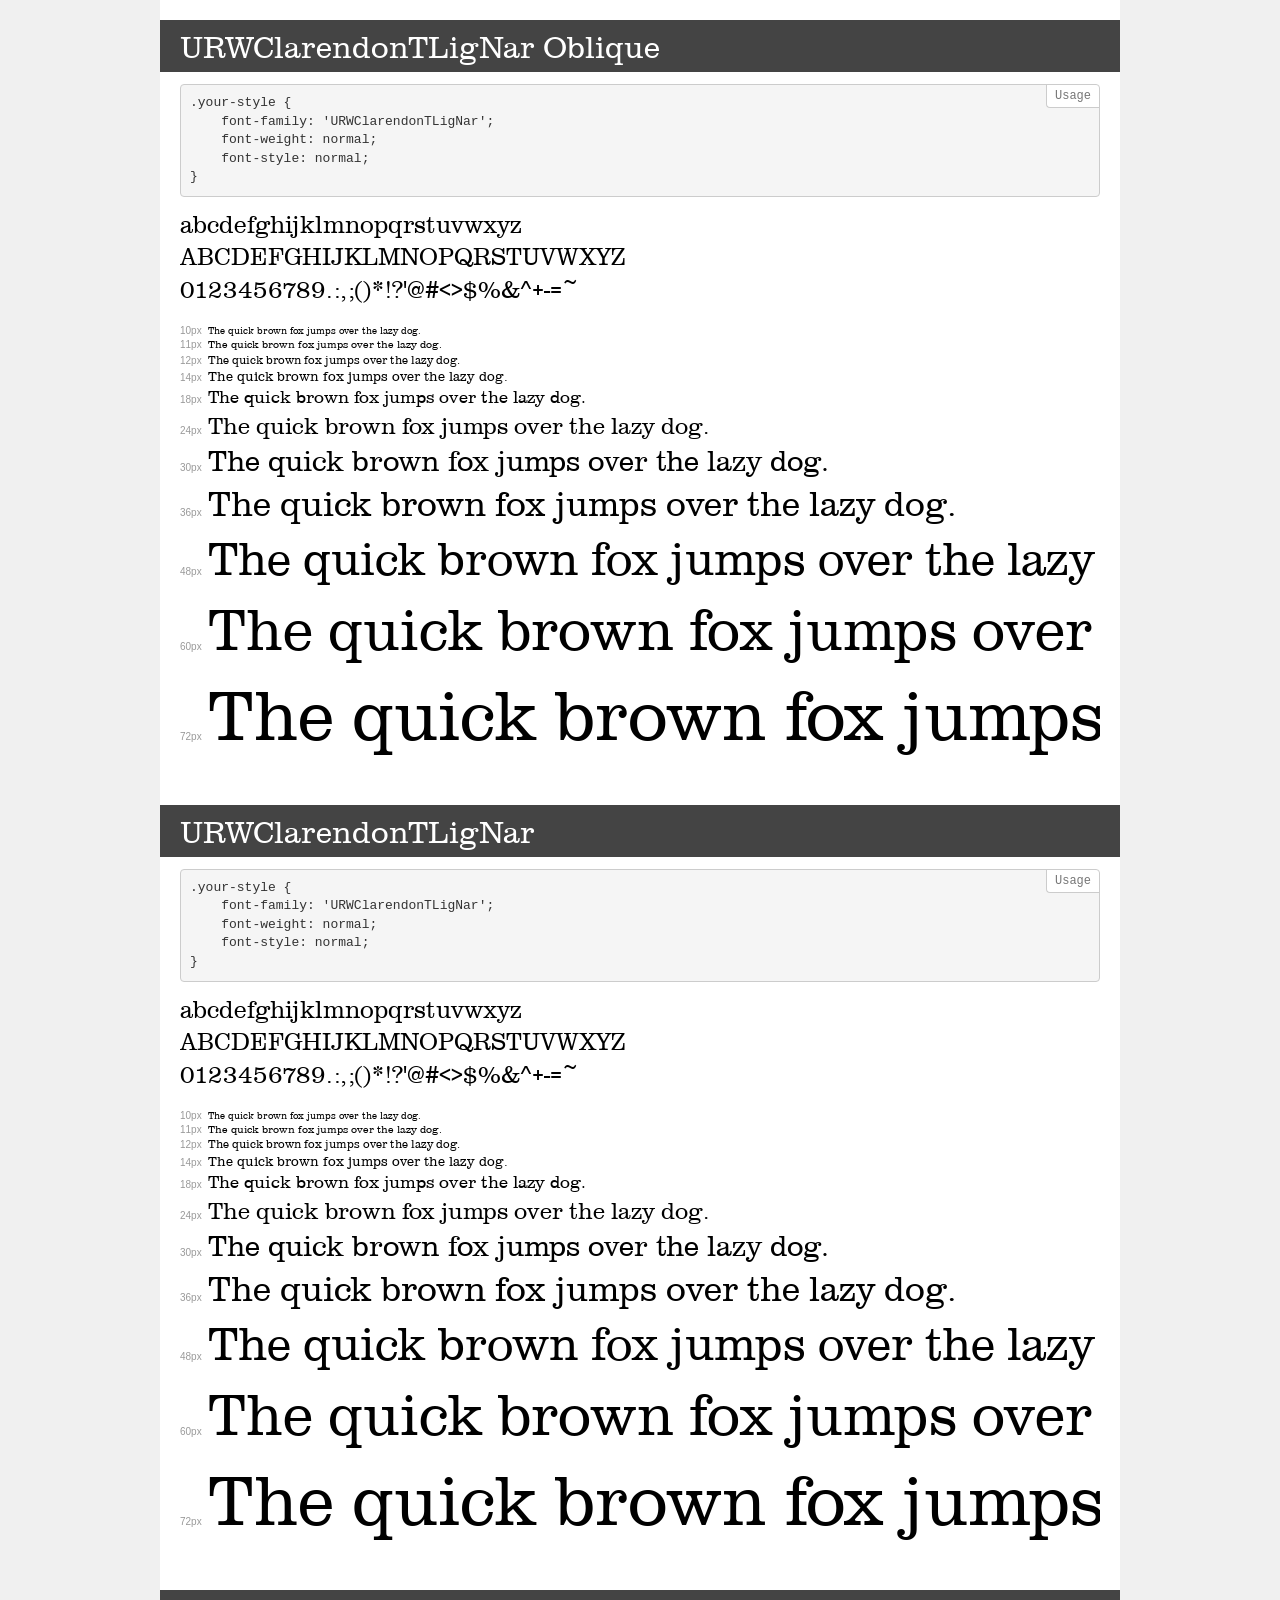
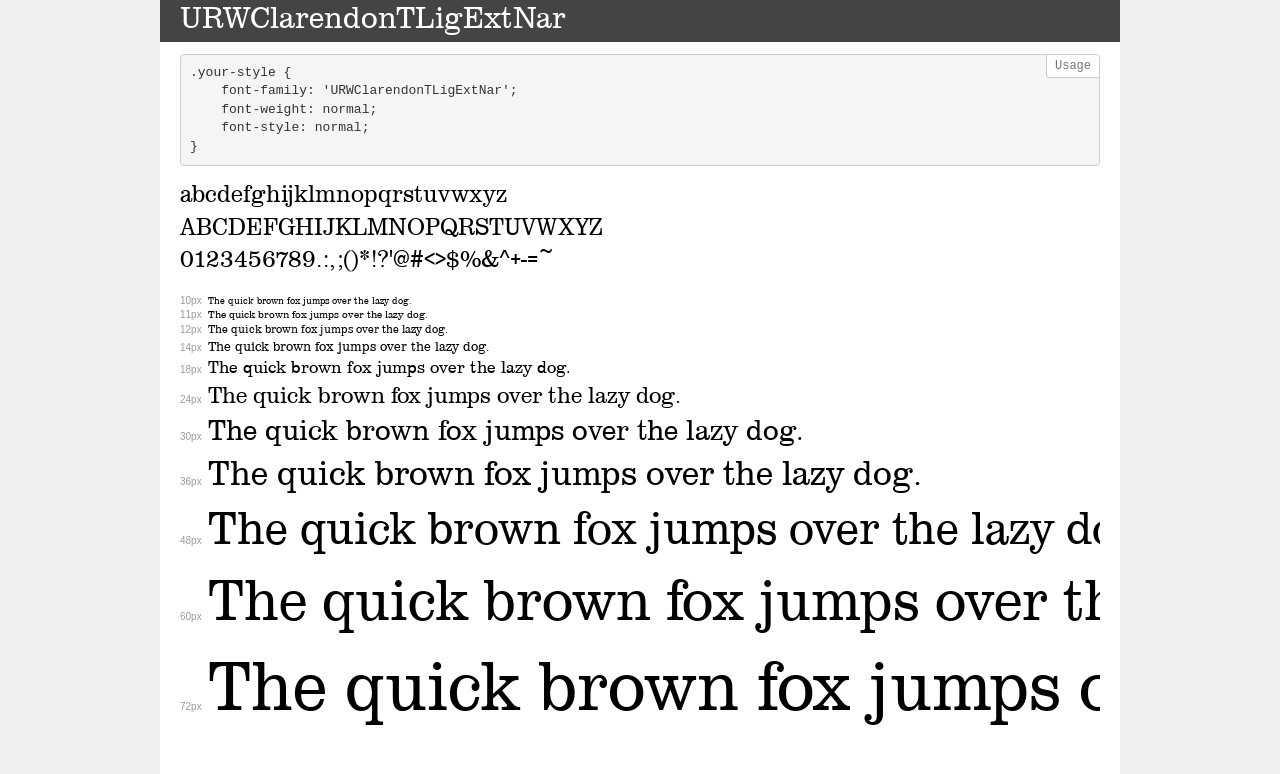
<file: website (old)/fonts/00_Families/Clarendon/demo.html>
<!DOCTYPE html>
<html lang="en">
<head>
    <meta charset="utf-8">
    <meta http-equiv="X-UA-Compatible" content="IE=edge">
    <meta name="viewport" content="width=device-width, initial-scale=1">
    <meta name="robots" content="noindex, noarchive">
    <meta name="format-detection" content="telephone=no">
    <title>Transfonter demo</title>
    <link href="stylesheet.css" rel="stylesheet">
    <style>
        /*
        http://meyerweb.com/eric/tools/css/reset/
        v2.0 | 20110126
        License: none (public domain)
        */
        html, body, div, span, applet, object, iframe,
        h1, h2, h3, h4, h5, h6, p, blockquote, pre,
        a, abbr, acronym, address, big, cite, code,
        del, dfn, em, img, ins, kbd, q, s, samp,
        small, strike, strong, sub, sup, tt, var,
        b, u, i, center,
        dl, dt, dd, ol, ul, li,
        fieldset, form, label, legend,
        table, caption, tbody, tfoot, thead, tr, th, td,
        article, aside, canvas, details, embed,
        figure, figcaption, footer, header, hgroup,
        menu, nav, output, ruby, section, summary,
        time, mark, audio, video {
            margin: 0;
            padding: 0;
            border: 0;
            font-size: 100%;
            font: inherit;
            vertical-align: baseline;
        }
        /* HTML5 display-role reset for older browsers */
        article, aside, details, figcaption, figure,
        footer, header, hgroup, menu, nav, section {
            display: block;
        }
        body {
            line-height: 1;
        }
        ol, ul {
            list-style: none;
        }
        blockquote, q {
            quotes: none;
        }
        blockquote:before, blockquote:after,
        q:before, q:after {
            content: '';
            content: none;
        }
        table {
            border-collapse: collapse;
            border-spacing: 0;
        }
        /* demo styles */
        body {
            background: #f0f0f0;
            color: #000;
        }
        .page {
            background: #fff;
            width: 920px;
            margin: 0 auto;
            padding: 20px 20px 0 20px;
            overflow: hidden;
        }
        .font-container {
            overflow-x: auto;
            overflow-y: hidden;
            margin-bottom: 40px;
            line-height: 1.3;
            white-space: nowrap;
            padding-bottom: 5px;
        }
        h1 {
            position: relative;
            background: #444;
            font-size: 32px;
            color: #fff;
            padding: 10px 20px;
            margin: 0 -20px 12px -20px;
        }
        .letters {
            font-size: 25px;
            margin-bottom: 20px;
        }
        .s10:before {
            content: '10px';
        }
        .s11:before {
            content: '11px';
        }
        .s12:before {
            content: '12px';
        }
        .s14:before {
            content: '14px';
        }
        .s18:before {
            content: '18px';
        }
        .s24:before {
            content: '24px';
        }
        .s30:before {
            content: '30px';
        }
        .s36:before {
            content: '36px';
        }
        .s48:before {
            content: '48px';
        }
        .s60:before {
            content: '60px';
        }
        .s72:before {
            content: '72px';
        }
        .s10:before, .s11:before, .s12:before, .s14:before,
        .s18:before, .s24:before, .s30:before, .s36:before,
        .s48:before, .s60:before, .s72:before {
            font-family: Arial, sans-serif;
            font-size: 10px;
            font-weight: normal;
            font-style: normal;
            color: #999;
            padding-right: 6px;
        }
        pre {
            display: block;
            position: relative;
            padding: 9px;
            margin: 0 0 10px;
            font-family: Monaco, Menlo, Consolas, "Courier New", monospace;
            font-size: 13px;
            line-height: 1.428571429;
            color: #333;
            font-weight: normal;
            font-style: normal;
            background-color: #f5f5f5;
            border: 1px solid #ccc;
            overflow-x: auto;
            border-radius: 4px;
        }
        pre:after {
            display: block;
            position: absolute;
            right: 0;
            top: 0;
            content: 'Usage';
            line-height: 1;
            padding: 5px 8px;
            font-size: 12px;
            color: #767676;
            background-color: #fff;
            border: 1px solid #ccc;
            border-right: none;
            border-top: none;
            border-radius: 0 4px 0 4px;
            z-index: 10;
        }
        /* responsive */
        @media (max-width: 959px) {
            .page {
                width: auto;
                margin: 0;
            }
        }
    </style>
</head>
<body>
<div class="page">
    <div class="demo">
        <h1 style="font-family: 'URWClarendonTLigNar'; font-weight: normal; font-style: normal;">URWClarendonTLigNar Oblique</h1>
        <pre>.your-style {
    font-family: 'URWClarendonTLigNar';
    font-weight: normal;
    font-style: normal;
}</pre>
        <div class="font-container" style="font-family: 'URWClarendonTLigNar'; font-weight: normal; font-style: normal;">
            <p class="letters">
                abcdefghijklmnopqrstuvwxyz<br>
ABCDEFGHIJKLMNOPQRSTUVWXYZ<br>
                0123456789.:,;()*!?'@#<>$%&^+-=~
            </p>
            <p class="s10" style="font-size: 10px;">The quick brown fox jumps over the lazy dog.</p>
            <p class="s11" style="font-size: 11px;">The quick brown fox jumps over the lazy dog.</p>
            <p class="s12" style="font-size: 12px;">The quick brown fox jumps over the lazy dog.</p>
            <p class="s14" style="font-size: 14px;">The quick brown fox jumps over the lazy dog.</p>
            <p class="s18" style="font-size: 18px;">The quick brown fox jumps over the lazy dog.</p>
            <p class="s24" style="font-size: 24px;">The quick brown fox jumps over the lazy dog.</p>
            <p class="s30" style="font-size: 30px;">The quick brown fox jumps over the lazy dog.</p>
            <p class="s36" style="font-size: 36px;">The quick brown fox jumps over the lazy dog.</p>
            <p class="s48" style="font-size: 48px;">The quick brown fox jumps over the lazy dog.</p>
            <p class="s60" style="font-size: 60px;">The quick brown fox jumps over the lazy dog.</p>
            <p class="s72" style="font-size: 72px;">The quick brown fox jumps over the lazy dog.</p>
        </div>
    </div>
    <div class="demo">
        <h1 style="font-family: 'URWClarendonTLigNar'; font-weight: normal; font-style: normal;">URWClarendonTLigNar</h1>
        <pre>.your-style {
    font-family: 'URWClarendonTLigNar';
    font-weight: normal;
    font-style: normal;
}</pre>
        <div class="font-container" style="font-family: 'URWClarendonTLigNar'; font-weight: normal; font-style: normal;">
            <p class="letters">
                abcdefghijklmnopqrstuvwxyz<br>
ABCDEFGHIJKLMNOPQRSTUVWXYZ<br>
                0123456789.:,;()*!?'@#<>$%&^+-=~
            </p>
            <p class="s10" style="font-size: 10px;">The quick brown fox jumps over the lazy dog.</p>
            <p class="s11" style="font-size: 11px;">The quick brown fox jumps over the lazy dog.</p>
            <p class="s12" style="font-size: 12px;">The quick brown fox jumps over the lazy dog.</p>
            <p class="s14" style="font-size: 14px;">The quick brown fox jumps over the lazy dog.</p>
            <p class="s18" style="font-size: 18px;">The quick brown fox jumps over the lazy dog.</p>
            <p class="s24" style="font-size: 24px;">The quick brown fox jumps over the lazy dog.</p>
            <p class="s30" style="font-size: 30px;">The quick brown fox jumps over the lazy dog.</p>
            <p class="s36" style="font-size: 36px;">The quick brown fox jumps over the lazy dog.</p>
            <p class="s48" style="font-size: 48px;">The quick brown fox jumps over the lazy dog.</p>
            <p class="s60" style="font-size: 60px;">The quick brown fox jumps over the lazy dog.</p>
            <p class="s72" style="font-size: 72px;">The quick brown fox jumps over the lazy dog.</p>
        </div>
    </div>
    <div class="demo">
        <h1 style="font-family: 'URWClarendonTLigExtNar'; font-weight: normal; font-style: normal;">URWClarendonTLigExtNar</h1>
        <pre>.your-style {
    font-family: 'URWClarendonTLigExtNar';
    font-weight: normal;
    font-style: normal;
}</pre>
        <div class="font-container" style="font-family: 'URWClarendonTLigExtNar'; font-weight: normal; font-style: normal;">
            <p class="letters">
                abcdefghijklmnopqrstuvwxyz<br>
ABCDEFGHIJKLMNOPQRSTUVWXYZ<br>
                0123456789.:,;()*!?'@#<>$%&^+-=~
            </p>
            <p class="s10" style="font-size: 10px;">The quick brown fox jumps over the lazy dog.</p>
            <p class="s11" style="font-size: 11px;">The quick brown fox jumps over the lazy dog.</p>
            <p class="s12" style="font-size: 12px;">The quick brown fox jumps over the lazy dog.</p>
            <p class="s14" style="font-size: 14px;">The quick brown fox jumps over the lazy dog.</p>
            <p class="s18" style="font-size: 18px;">The quick brown fox jumps over the lazy dog.</p>
            <p class="s24" style="font-size: 24px;">The quick brown fox jumps over the lazy dog.</p>
            <p class="s30" style="font-size: 30px;">The quick brown fox jumps over the lazy dog.</p>
            <p class="s36" style="font-size: 36px;">The quick brown fox jumps over the lazy dog.</p>
            <p class="s48" style="font-size: 48px;">The quick brown fox jumps over the lazy dog.</p>
            <p class="s60" style="font-size: 60px;">The quick brown fox jumps over the lazy dog.</p>
            <p class="s72" style="font-size: 72px;">The quick brown fox jumps over the lazy dog.</p>
        </div>
    </div>
</div>
</body>
</html>
</file>
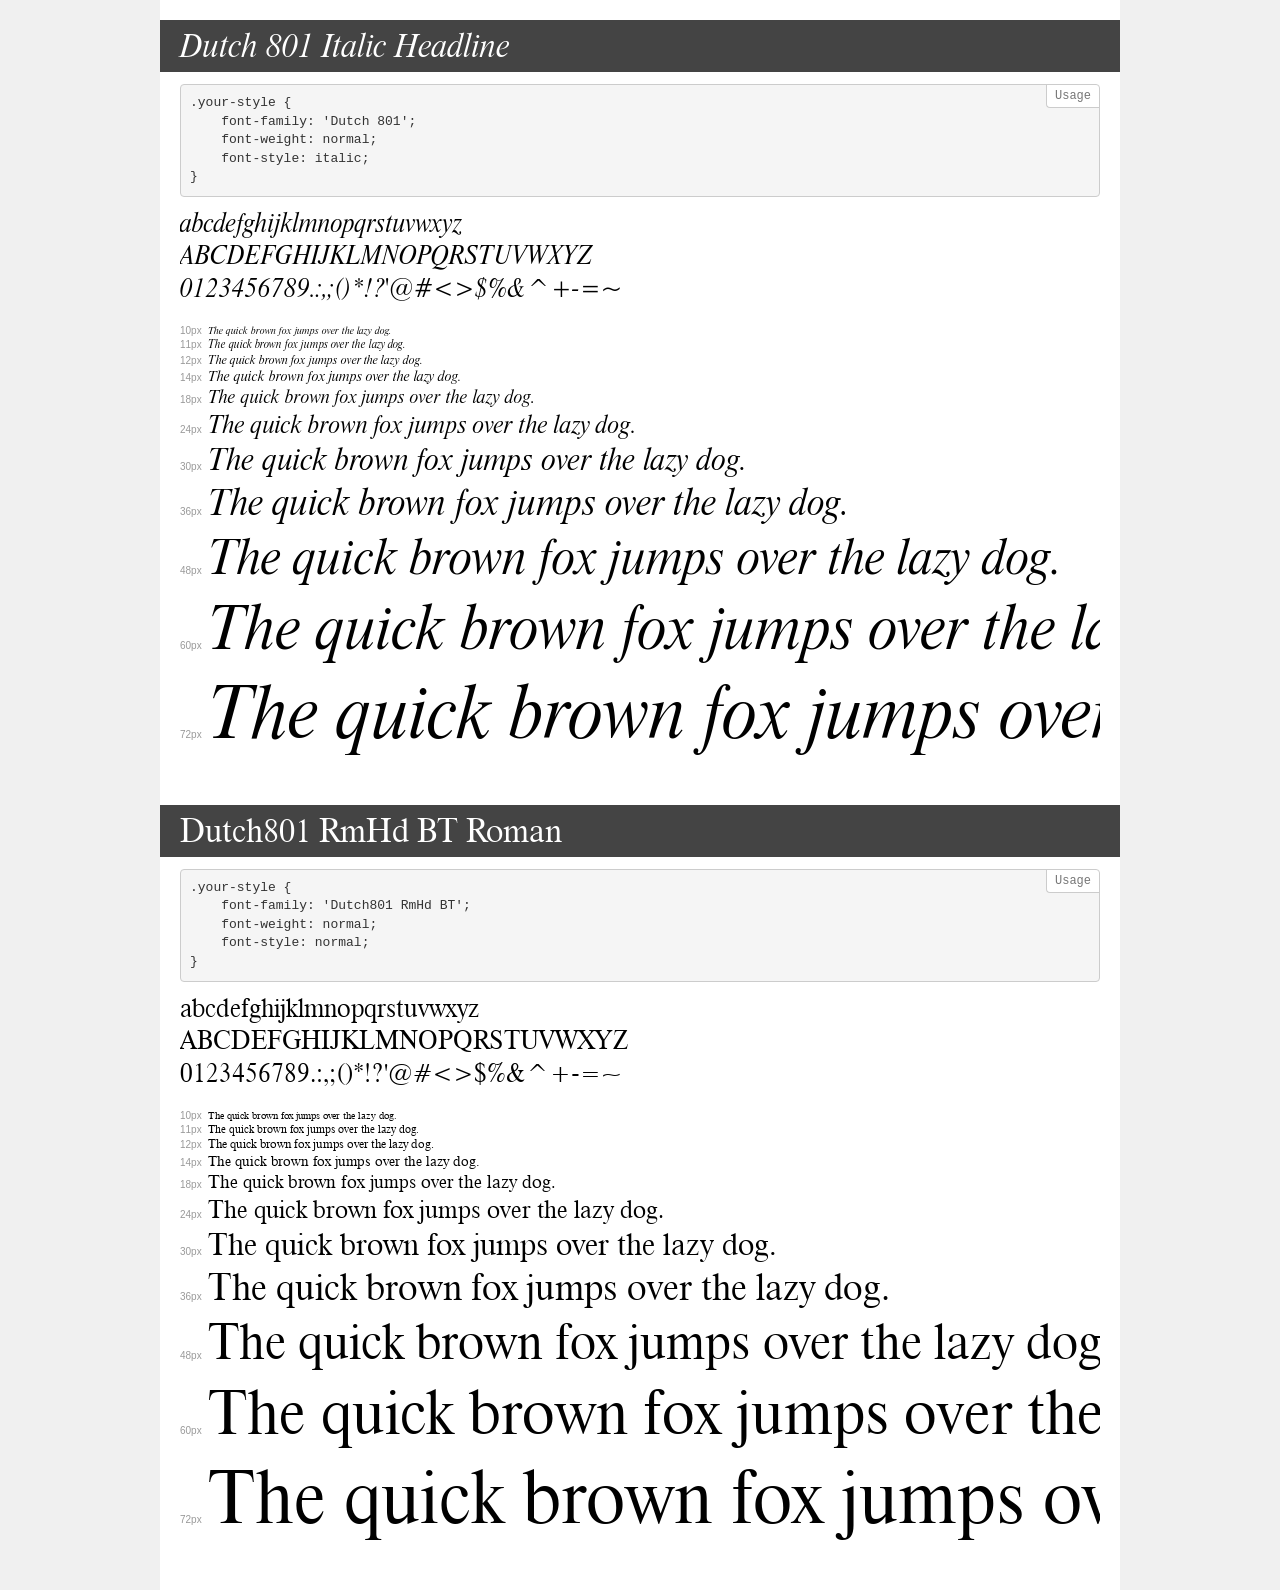
<file: website (old)/fonts/00_Families/Dutch/demo.html>
<!DOCTYPE html>
<html lang="en">
<head>
    <meta charset="utf-8">
    <meta http-equiv="X-UA-Compatible" content="IE=edge">
    <meta name="viewport" content="width=device-width, initial-scale=1">
    <meta name="robots" content="noindex, noarchive">
    <meta name="format-detection" content="telephone=no">
    <title>Transfonter demo</title>
    <link href="stylesheet.css" rel="stylesheet">
    <style>
        /*
        http://meyerweb.com/eric/tools/css/reset/
        v2.0 | 20110126
        License: none (public domain)
        */
        html, body, div, span, applet, object, iframe,
        h1, h2, h3, h4, h5, h6, p, blockquote, pre,
        a, abbr, acronym, address, big, cite, code,
        del, dfn, em, img, ins, kbd, q, s, samp,
        small, strike, strong, sub, sup, tt, var,
        b, u, i, center,
        dl, dt, dd, ol, ul, li,
        fieldset, form, label, legend,
        table, caption, tbody, tfoot, thead, tr, th, td,
        article, aside, canvas, details, embed,
        figure, figcaption, footer, header, hgroup,
        menu, nav, output, ruby, section, summary,
        time, mark, audio, video {
            margin: 0;
            padding: 0;
            border: 0;
            font-size: 100%;
            font: inherit;
            vertical-align: baseline;
        }
        /* HTML5 display-role reset for older browsers */
        article, aside, details, figcaption, figure,
        footer, header, hgroup, menu, nav, section {
            display: block;
        }
        body {
            line-height: 1;
        }
        ol, ul {
            list-style: none;
        }
        blockquote, q {
            quotes: none;
        }
        blockquote:before, blockquote:after,
        q:before, q:after {
            content: '';
            content: none;
        }
        table {
            border-collapse: collapse;
            border-spacing: 0;
        }
        /* demo styles */
        body {
            background: #f0f0f0;
            color: #000;
        }
        .page {
            background: #fff;
            width: 920px;
            margin: 0 auto;
            padding: 20px 20px 0 20px;
            overflow: hidden;
        }
        .font-container {
            overflow-x: auto;
            overflow-y: hidden;
            margin-bottom: 40px;
            line-height: 1.3;
            white-space: nowrap;
            padding-bottom: 5px;
        }
        h1 {
            position: relative;
            background: #444;
            font-size: 32px;
            color: #fff;
            padding: 10px 20px;
            margin: 0 -20px 12px -20px;
        }
        .letters {
            font-size: 25px;
            margin-bottom: 20px;
        }
        .s10:before {
            content: '10px';
        }
        .s11:before {
            content: '11px';
        }
        .s12:before {
            content: '12px';
        }
        .s14:before {
            content: '14px';
        }
        .s18:before {
            content: '18px';
        }
        .s24:before {
            content: '24px';
        }
        .s30:before {
            content: '30px';
        }
        .s36:before {
            content: '36px';
        }
        .s48:before {
            content: '48px';
        }
        .s60:before {
            content: '60px';
        }
        .s72:before {
            content: '72px';
        }
        .s10:before, .s11:before, .s12:before, .s14:before,
        .s18:before, .s24:before, .s30:before, .s36:before,
        .s48:before, .s60:before, .s72:before {
            font-family: Arial, sans-serif;
            font-size: 10px;
            font-weight: normal;
            font-style: normal;
            color: #999;
            padding-right: 6px;
        }
        pre {
            display: block;
            position: relative;
            padding: 9px;
            margin: 0 0 10px;
            font-family: Monaco, Menlo, Consolas, "Courier New", monospace;
            font-size: 13px;
            line-height: 1.428571429;
            color: #333;
            font-weight: normal;
            font-style: normal;
            background-color: #f5f5f5;
            border: 1px solid #ccc;
            overflow-x: auto;
            border-radius: 4px;
        }
        pre:after {
            display: block;
            position: absolute;
            right: 0;
            top: 0;
            content: 'Usage';
            line-height: 1;
            padding: 5px 8px;
            font-size: 12px;
            color: #767676;
            background-color: #fff;
            border: 1px solid #ccc;
            border-right: none;
            border-top: none;
            border-radius: 0 4px 0 4px;
            z-index: 10;
        }
        /* responsive */
        @media (max-width: 959px) {
            .page {
                width: auto;
                margin: 0;
            }
        }
    </style>
</head>
<body>
<div class="page">
    <div class="demo">
        <h1 style="font-family: 'Dutch 801'; font-weight: normal; font-style: italic;">Dutch 801 Italic Headline</h1>
        <pre>.your-style {
    font-family: 'Dutch 801';
    font-weight: normal;
    font-style: italic;
}</pre>
        <div class="font-container" style="font-family: 'Dutch 801'; font-weight: normal; font-style: italic;">
            <p class="letters">
                abcdefghijklmnopqrstuvwxyz<br>
ABCDEFGHIJKLMNOPQRSTUVWXYZ<br>
                0123456789.:,;()*!?'@#<>$%&^+-=~
            </p>
            <p class="s10" style="font-size: 10px;">The quick brown fox jumps over the lazy dog.</p>
            <p class="s11" style="font-size: 11px;">The quick brown fox jumps over the lazy dog.</p>
            <p class="s12" style="font-size: 12px;">The quick brown fox jumps over the lazy dog.</p>
            <p class="s14" style="font-size: 14px;">The quick brown fox jumps over the lazy dog.</p>
            <p class="s18" style="font-size: 18px;">The quick brown fox jumps over the lazy dog.</p>
            <p class="s24" style="font-size: 24px;">The quick brown fox jumps over the lazy dog.</p>
            <p class="s30" style="font-size: 30px;">The quick brown fox jumps over the lazy dog.</p>
            <p class="s36" style="font-size: 36px;">The quick brown fox jumps over the lazy dog.</p>
            <p class="s48" style="font-size: 48px;">The quick brown fox jumps over the lazy dog.</p>
            <p class="s60" style="font-size: 60px;">The quick brown fox jumps over the lazy dog.</p>
            <p class="s72" style="font-size: 72px;">The quick brown fox jumps over the lazy dog.</p>
        </div>
    </div>
    <div class="demo">
        <h1 style="font-family: 'Dutch801 RmHd BT'; font-weight: normal; font-style: normal;">Dutch801 RmHd BT Roman</h1>
        <pre>.your-style {
    font-family: 'Dutch801 RmHd BT';
    font-weight: normal;
    font-style: normal;
}</pre>
        <div class="font-container" style="font-family: 'Dutch801 RmHd BT'; font-weight: normal; font-style: normal;">
            <p class="letters">
                abcdefghijklmnopqrstuvwxyz<br>
ABCDEFGHIJKLMNOPQRSTUVWXYZ<br>
                0123456789.:,;()*!?'@#<>$%&^+-=~
            </p>
            <p class="s10" style="font-size: 10px;">The quick brown fox jumps over the lazy dog.</p>
            <p class="s11" style="font-size: 11px;">The quick brown fox jumps over the lazy dog.</p>
            <p class="s12" style="font-size: 12px;">The quick brown fox jumps over the lazy dog.</p>
            <p class="s14" style="font-size: 14px;">The quick brown fox jumps over the lazy dog.</p>
            <p class="s18" style="font-size: 18px;">The quick brown fox jumps over the lazy dog.</p>
            <p class="s24" style="font-size: 24px;">The quick brown fox jumps over the lazy dog.</p>
            <p class="s30" style="font-size: 30px;">The quick brown fox jumps over the lazy dog.</p>
            <p class="s36" style="font-size: 36px;">The quick brown fox jumps over the lazy dog.</p>
            <p class="s48" style="font-size: 48px;">The quick brown fox jumps over the lazy dog.</p>
            <p class="s60" style="font-size: 60px;">The quick brown fox jumps over the lazy dog.</p>
            <p class="s72" style="font-size: 72px;">The quick brown fox jumps over the lazy dog.</p>
        </div>
    </div>
</div>
</body>
</html>
</file>
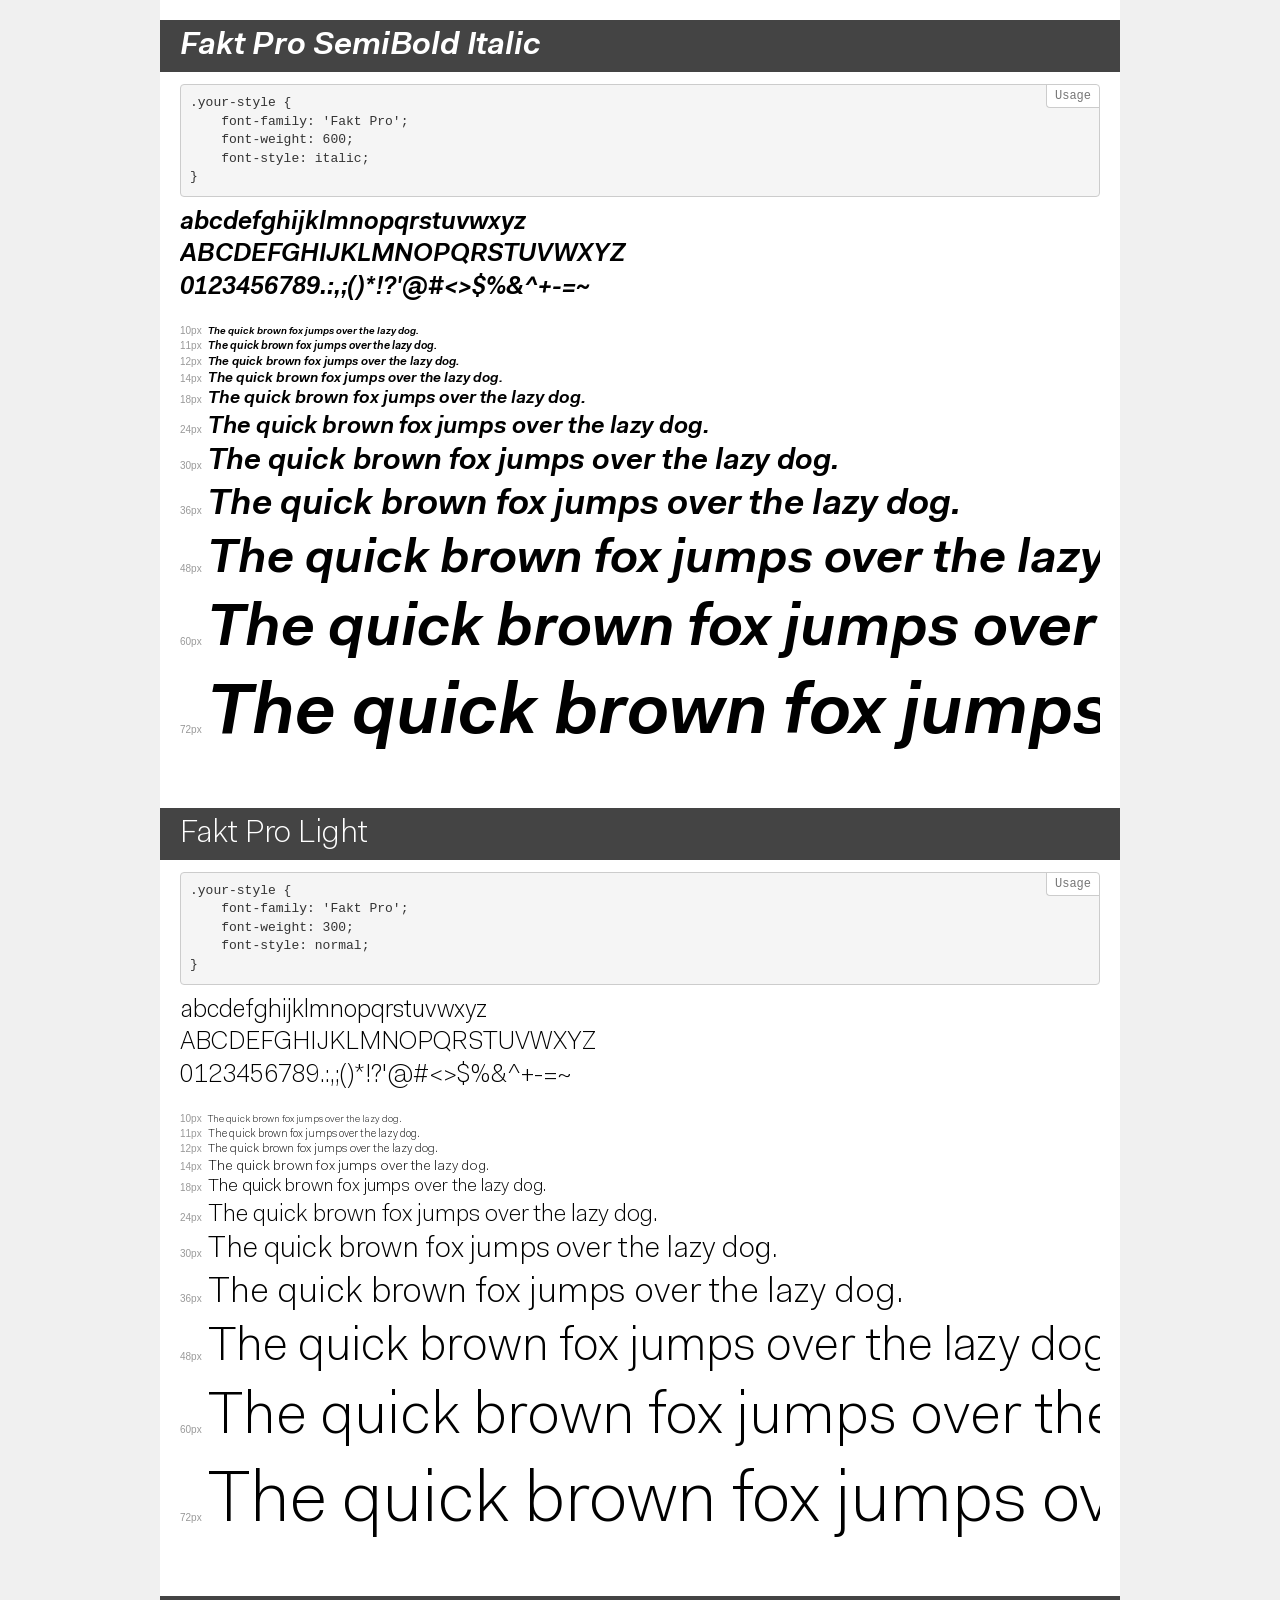
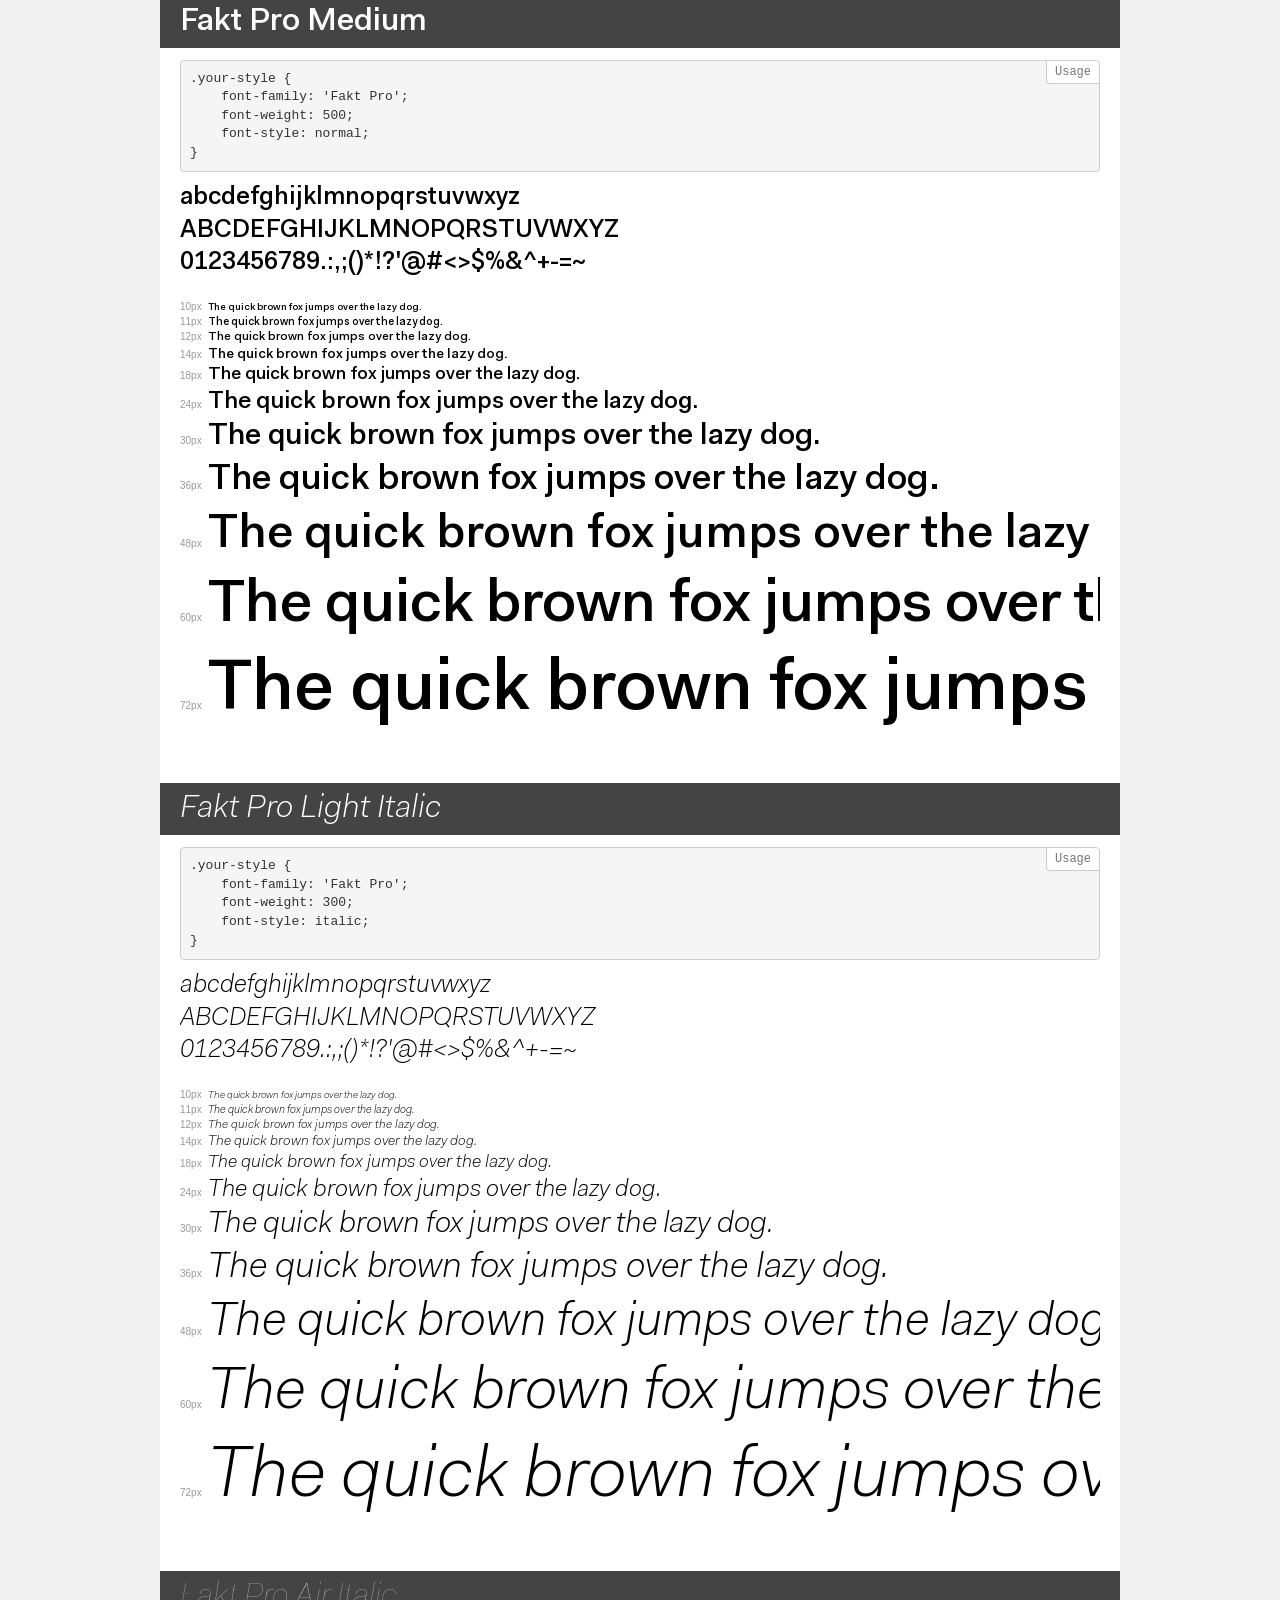
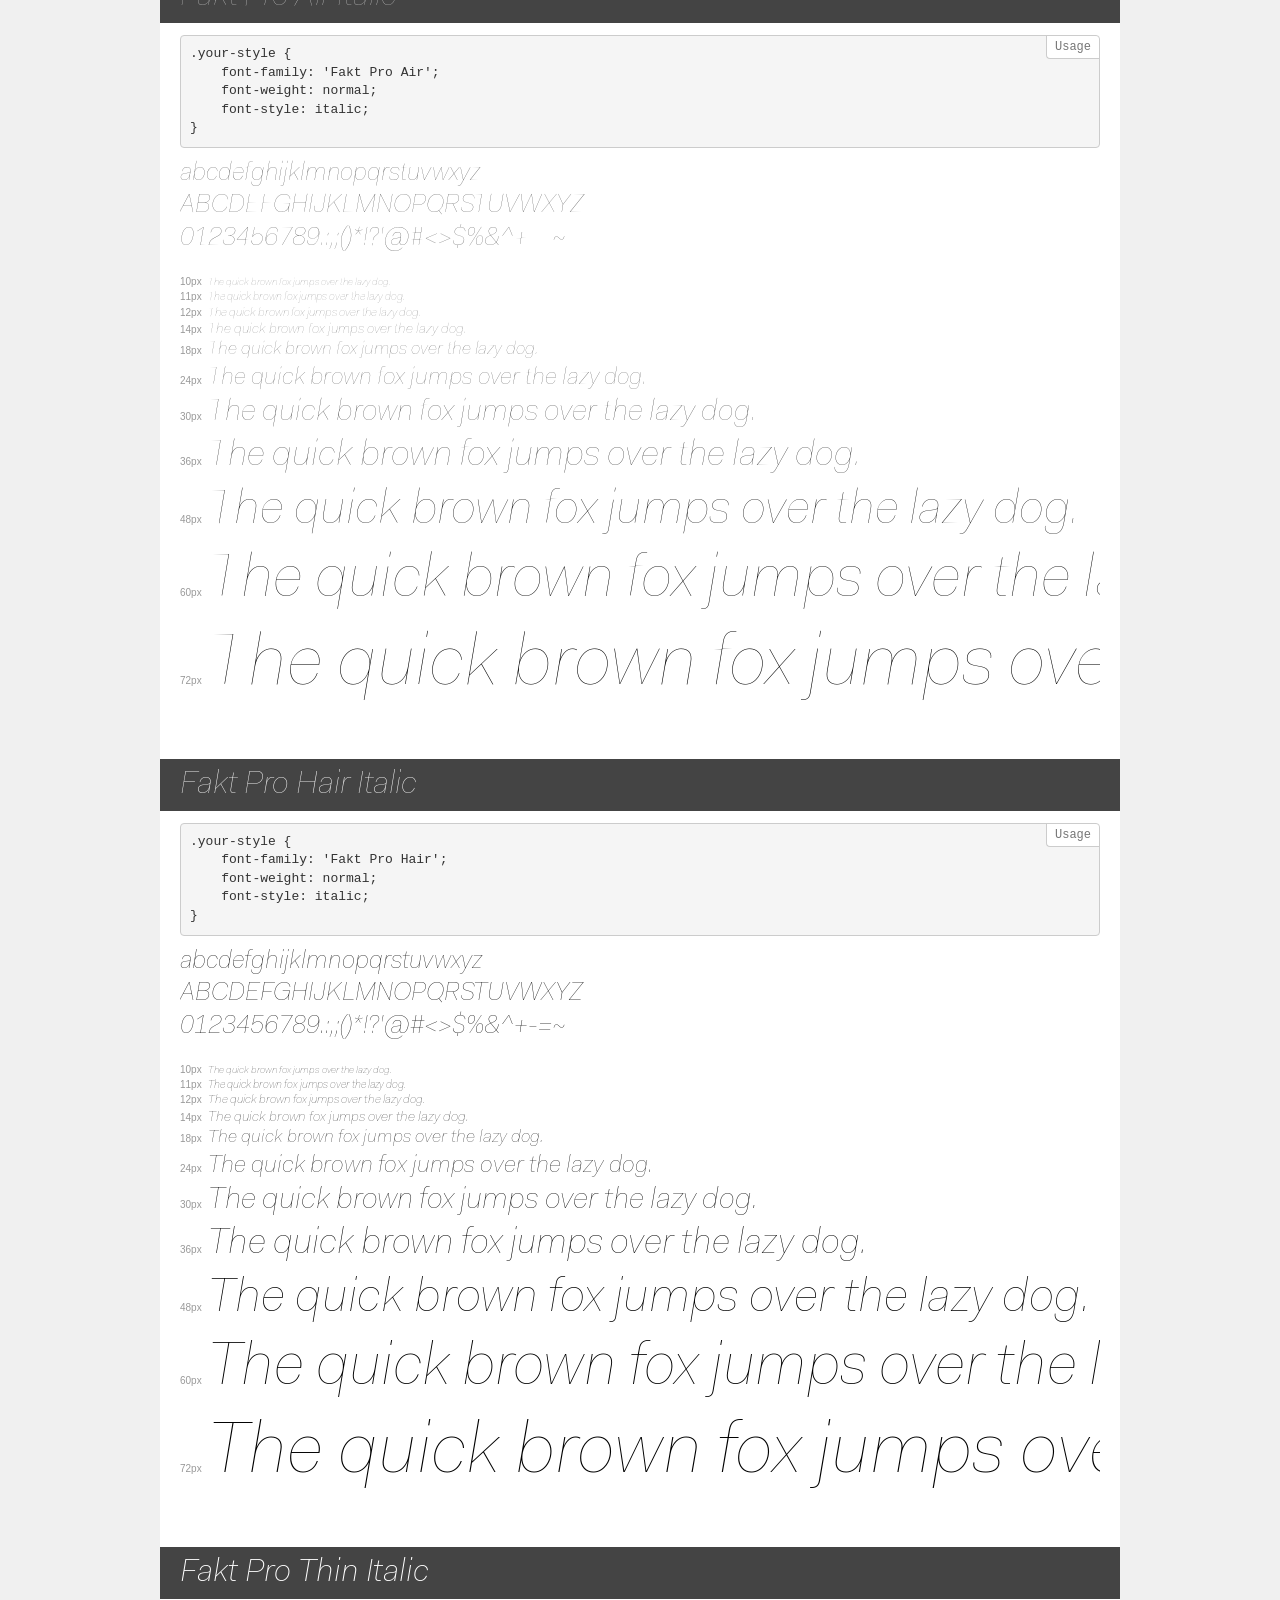
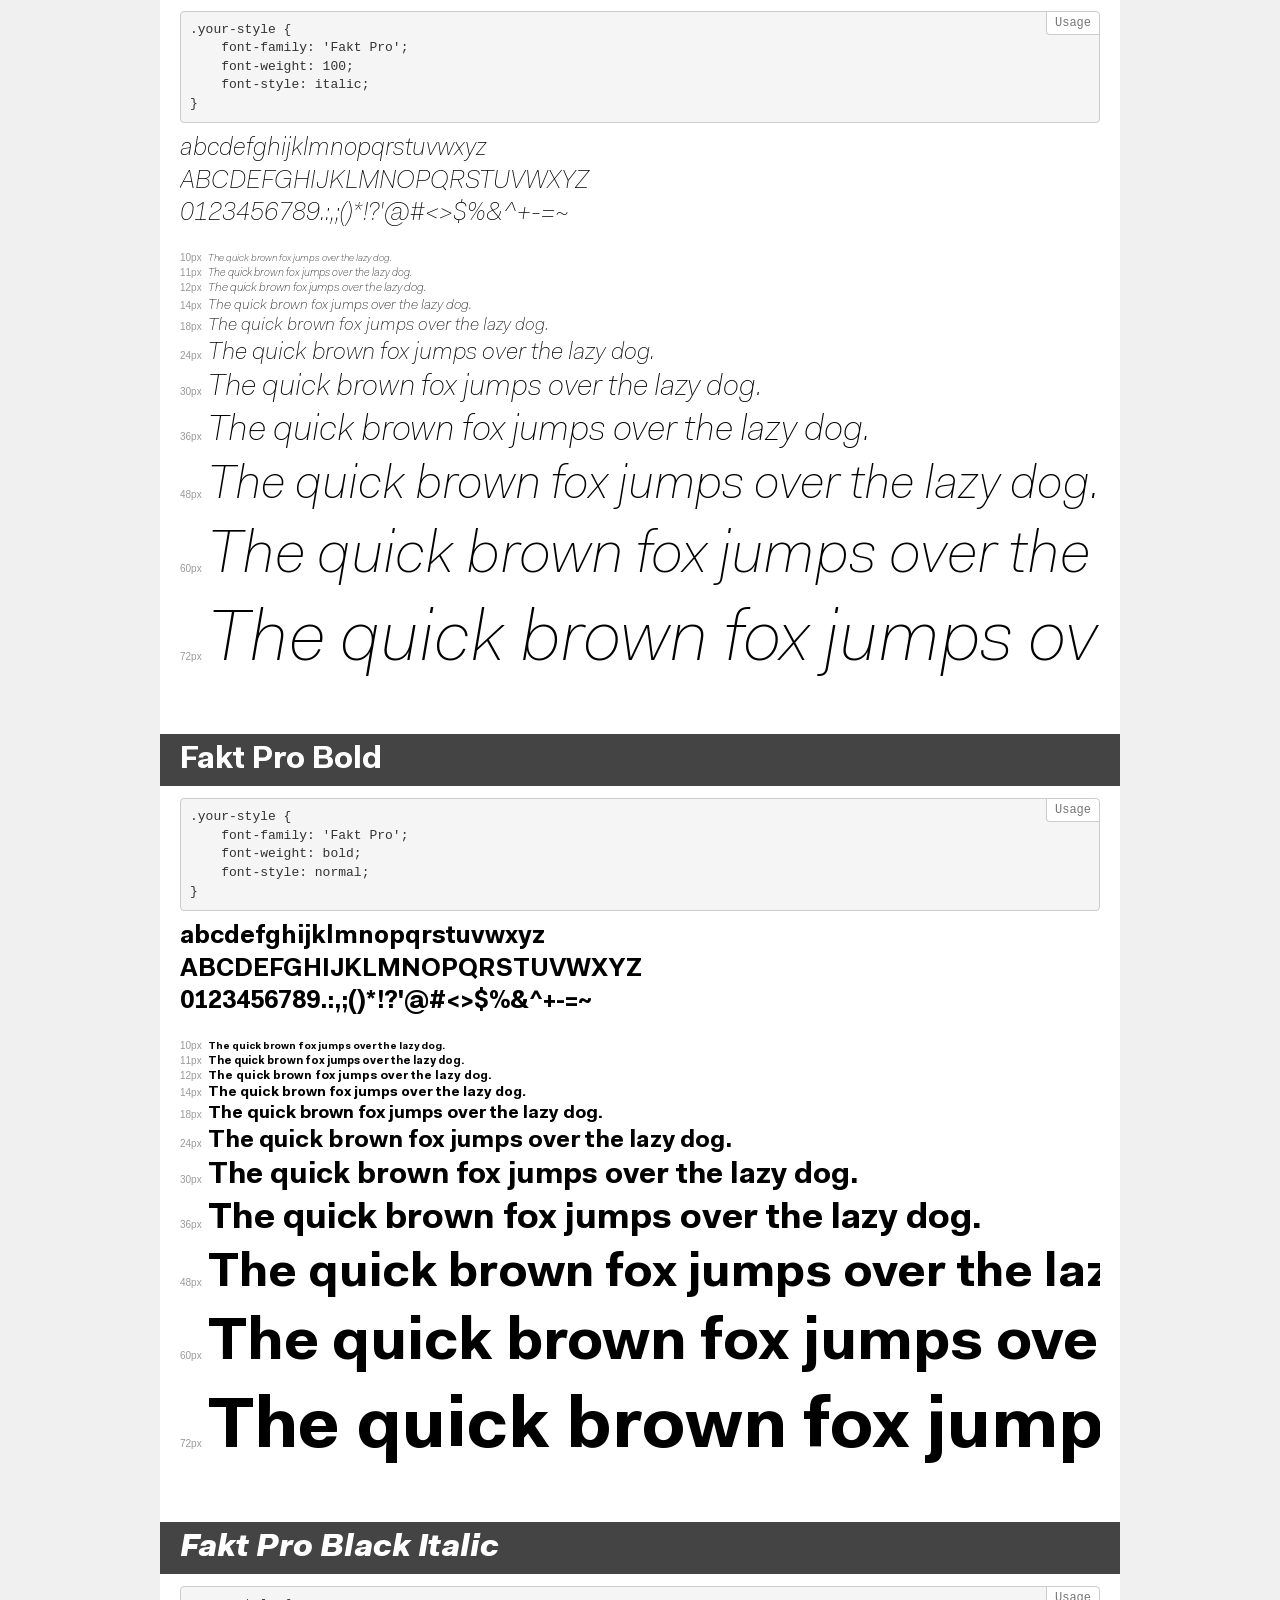
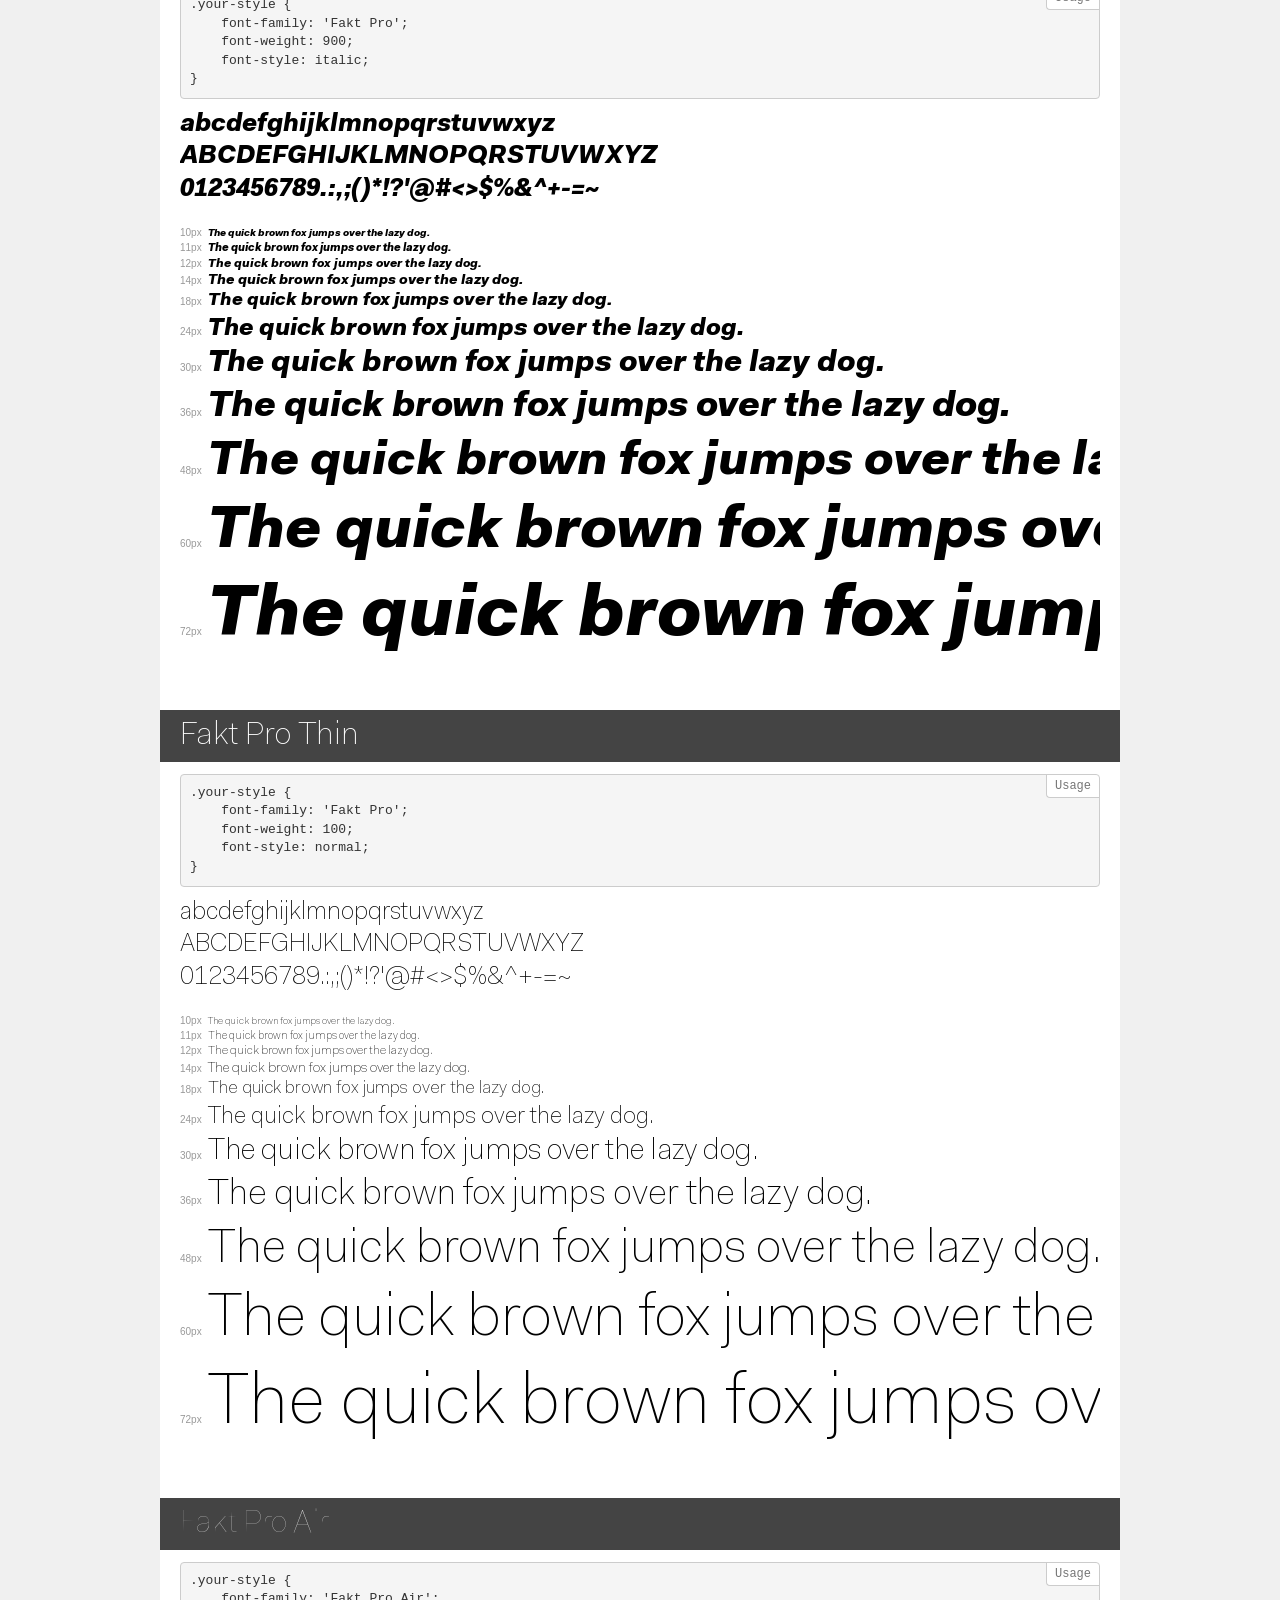
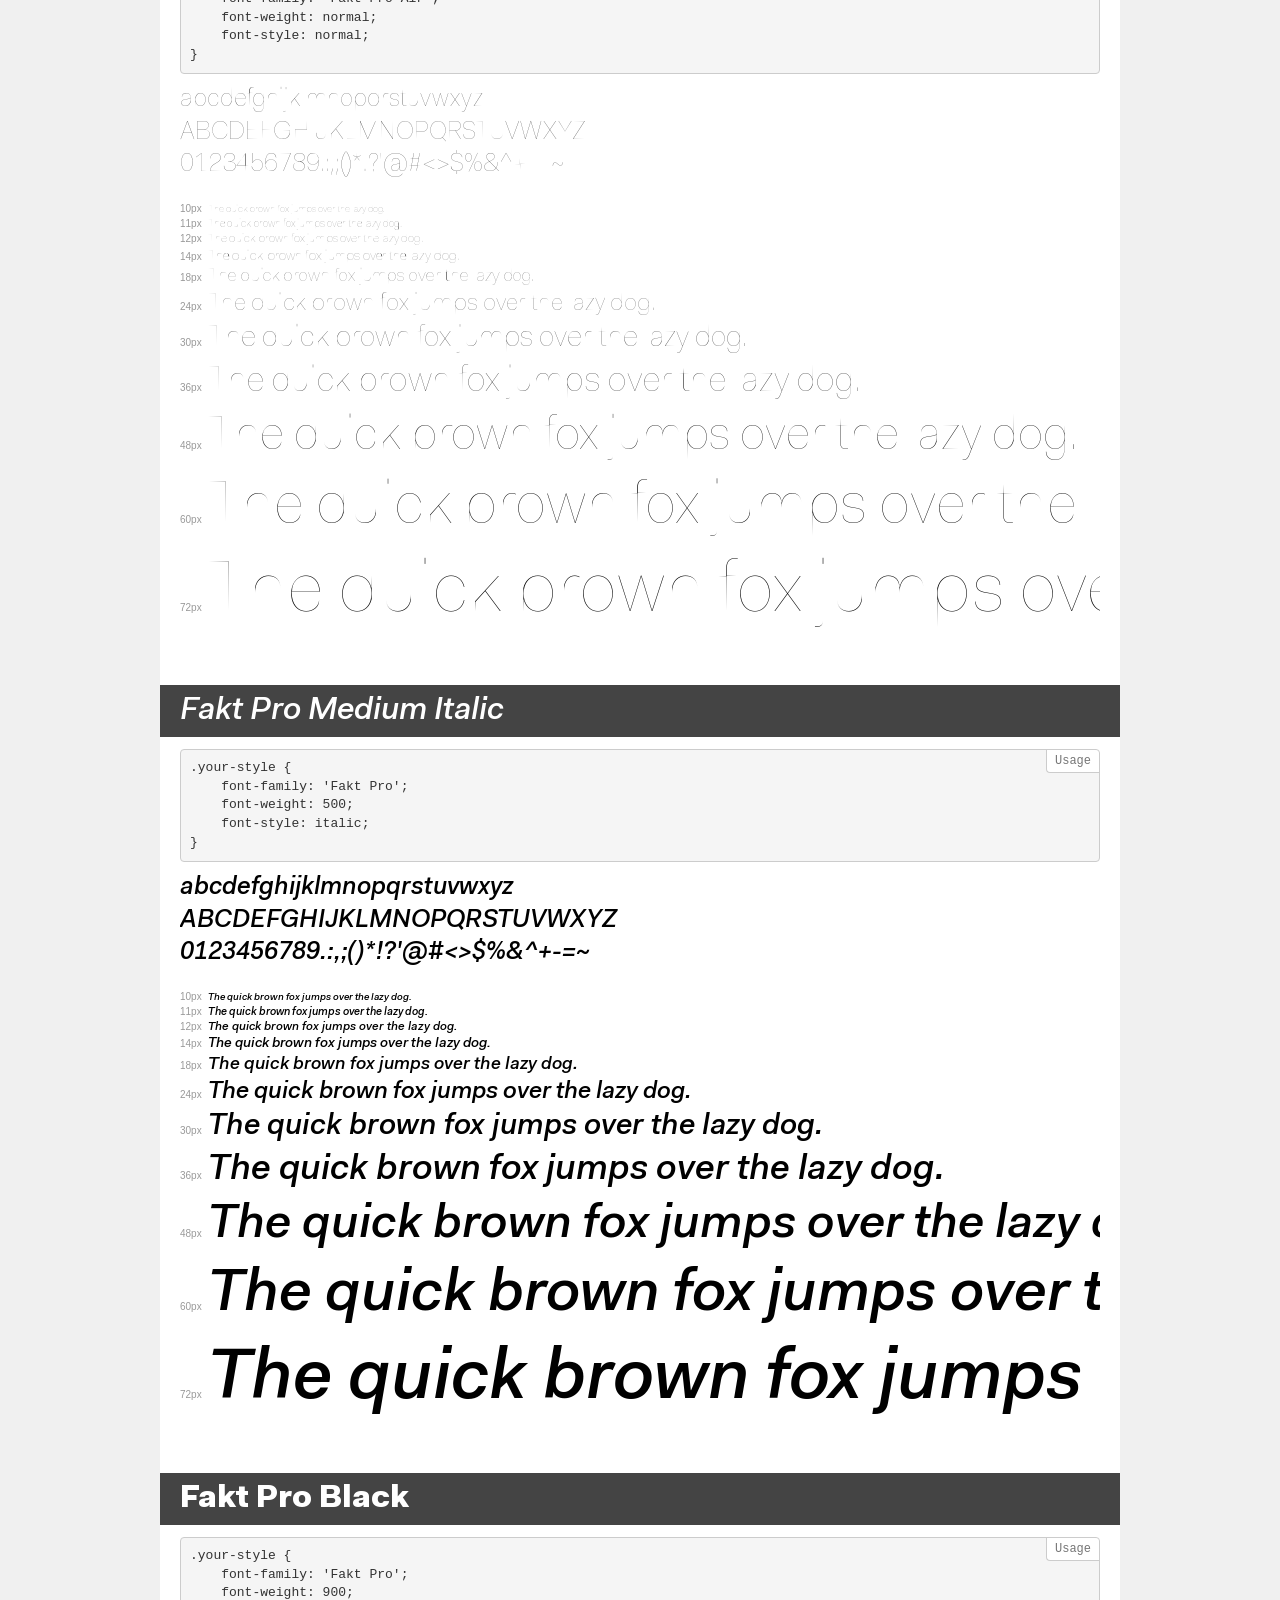
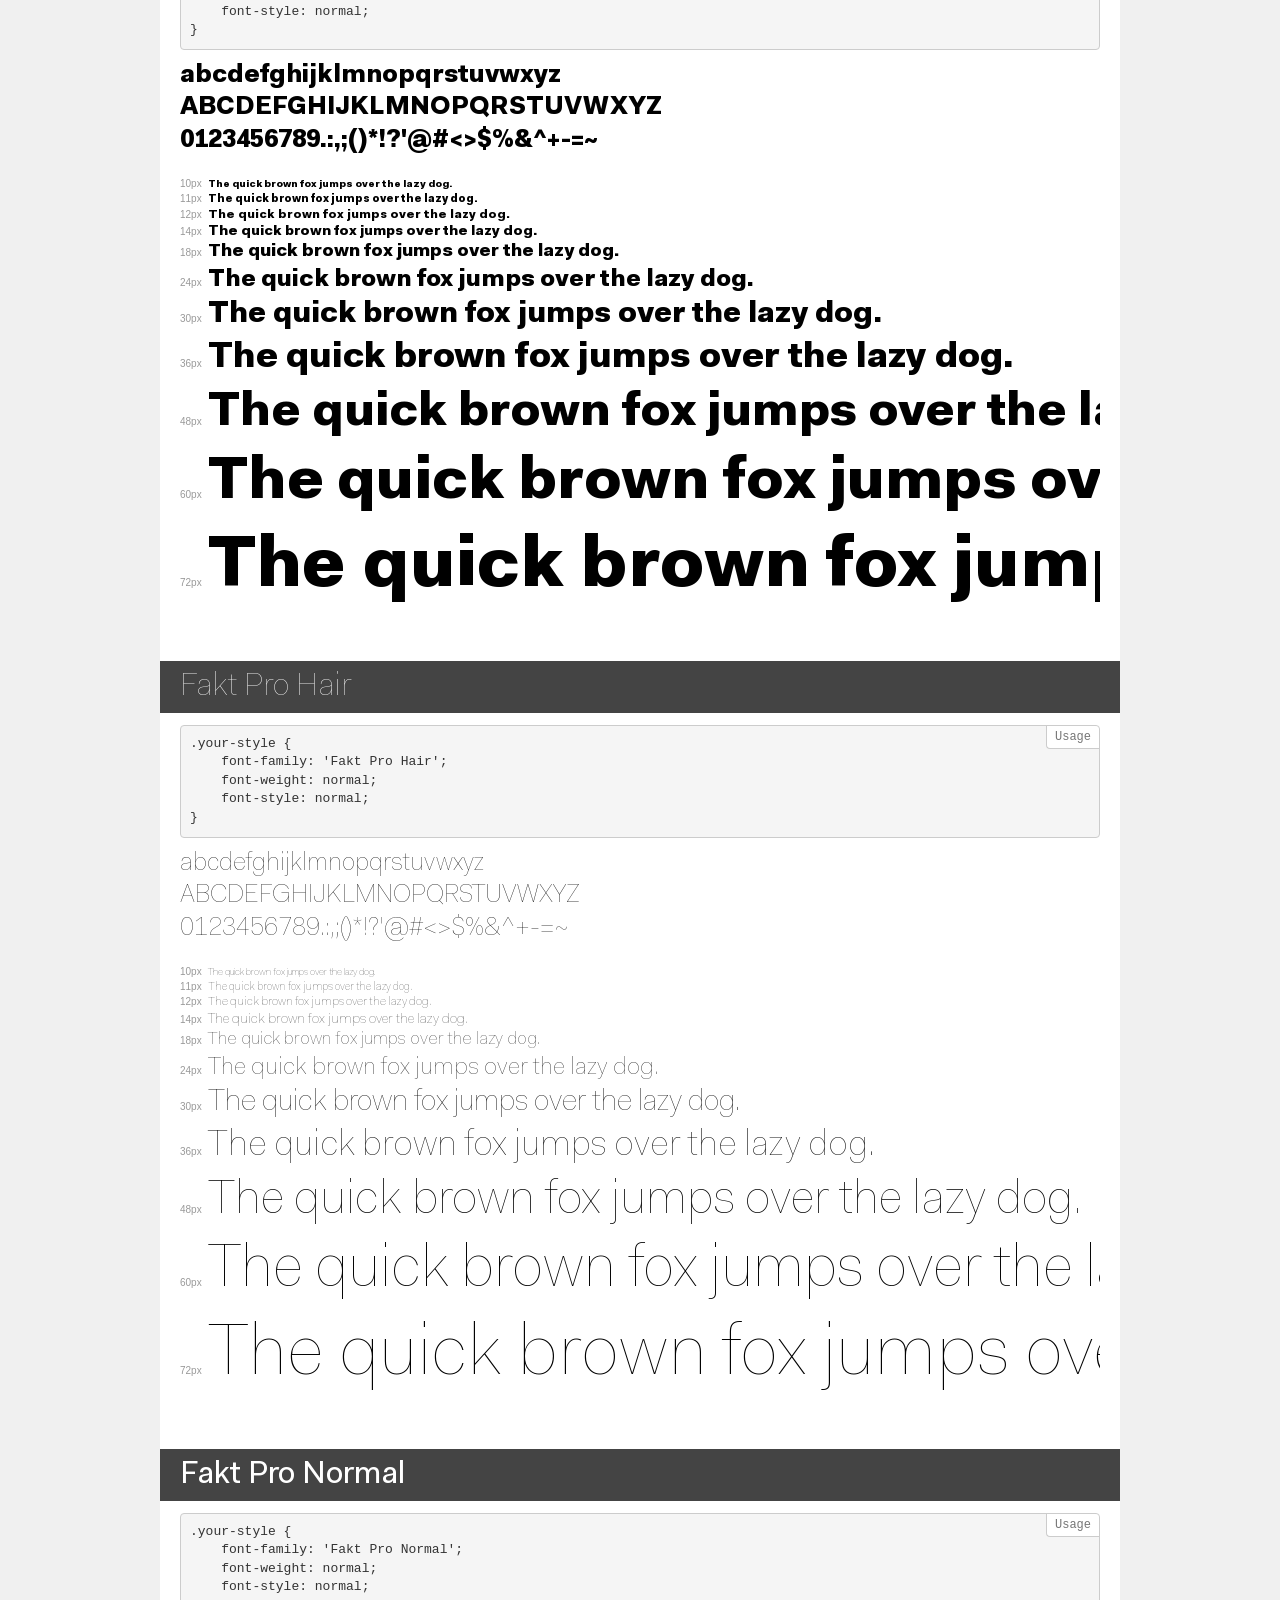
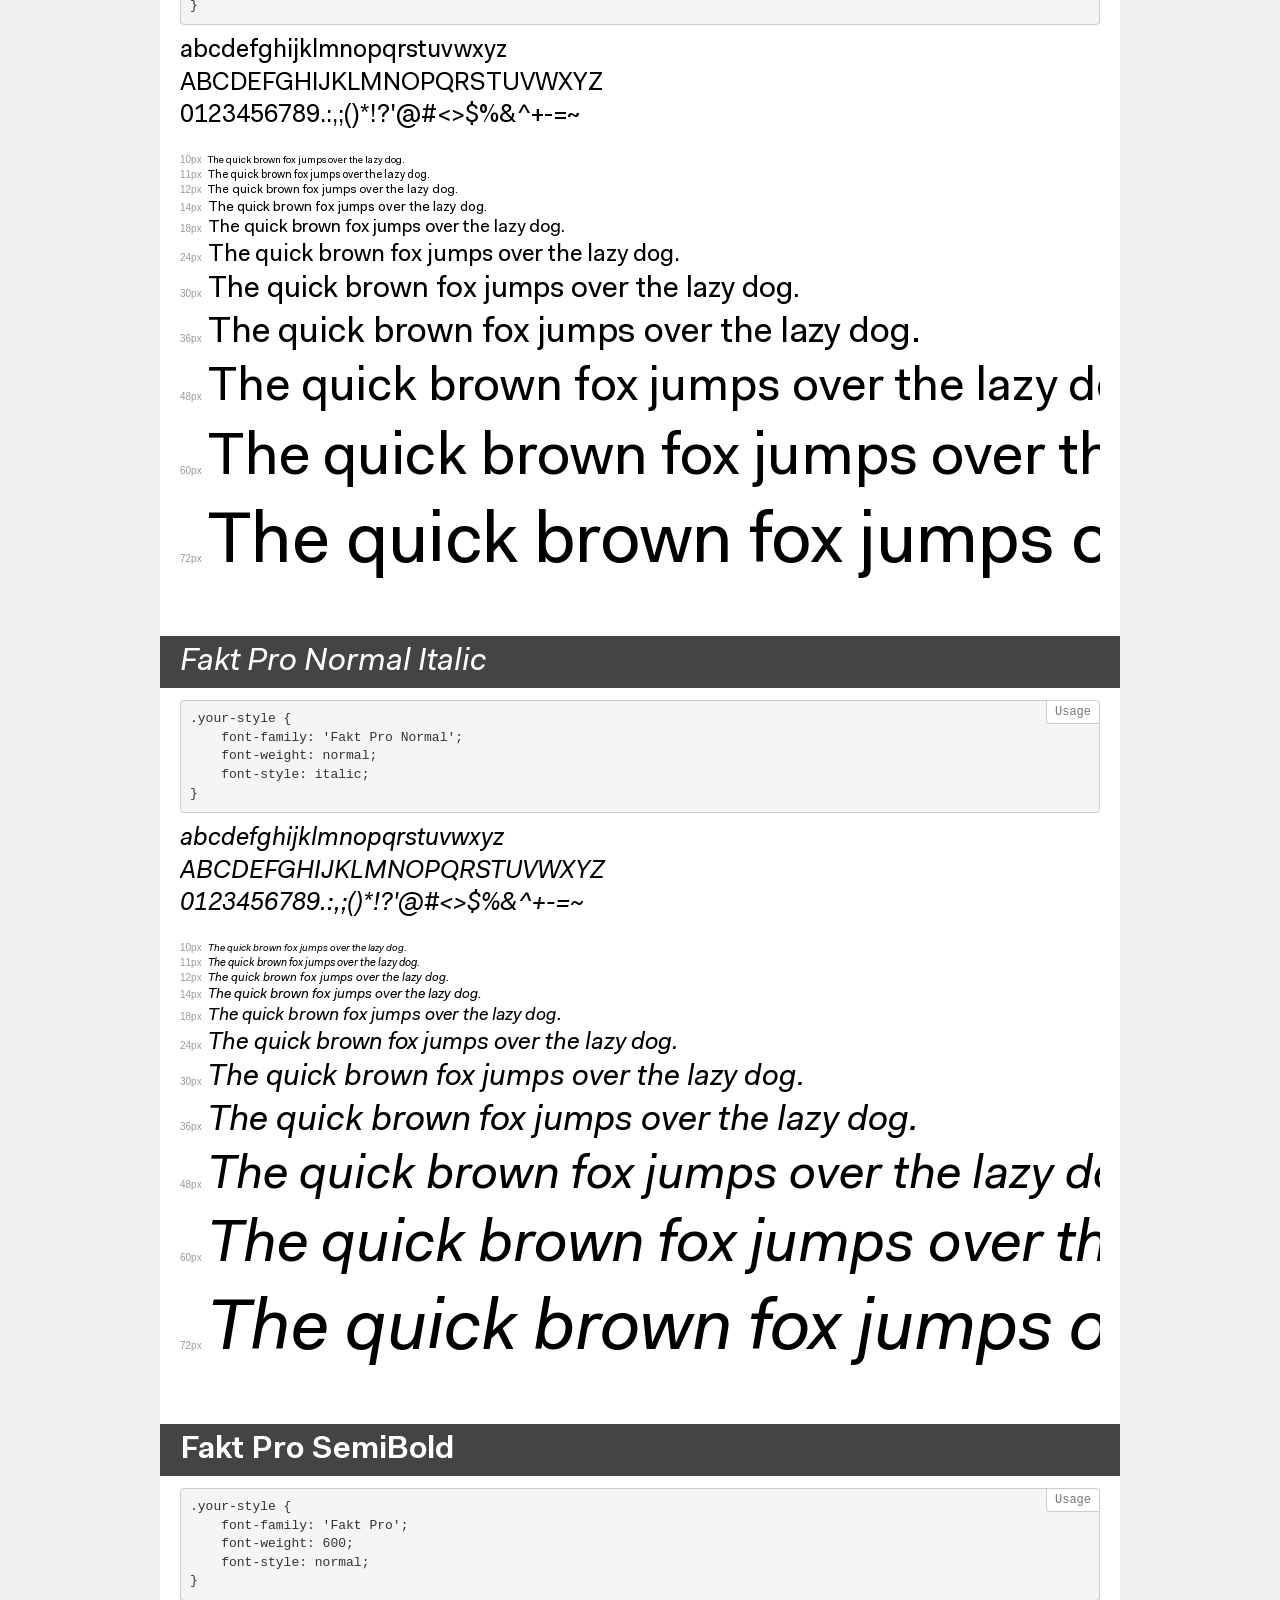
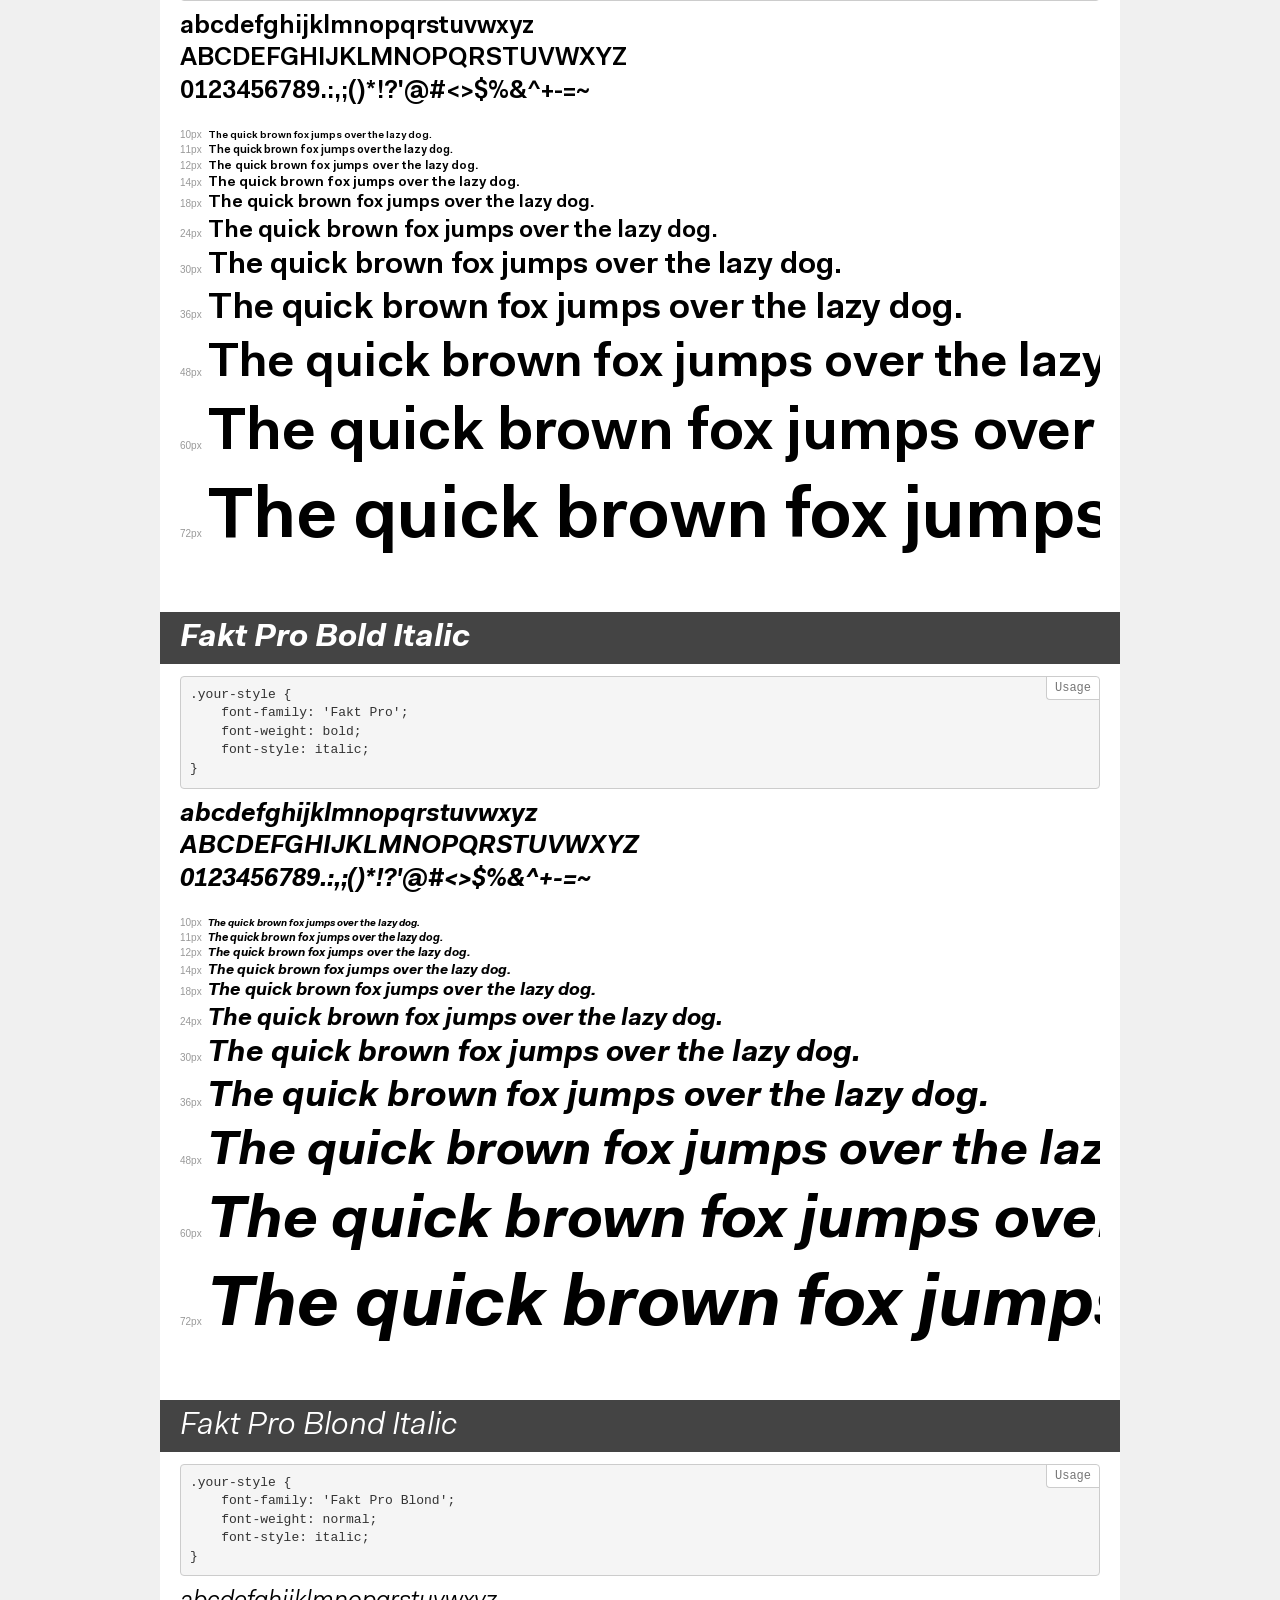
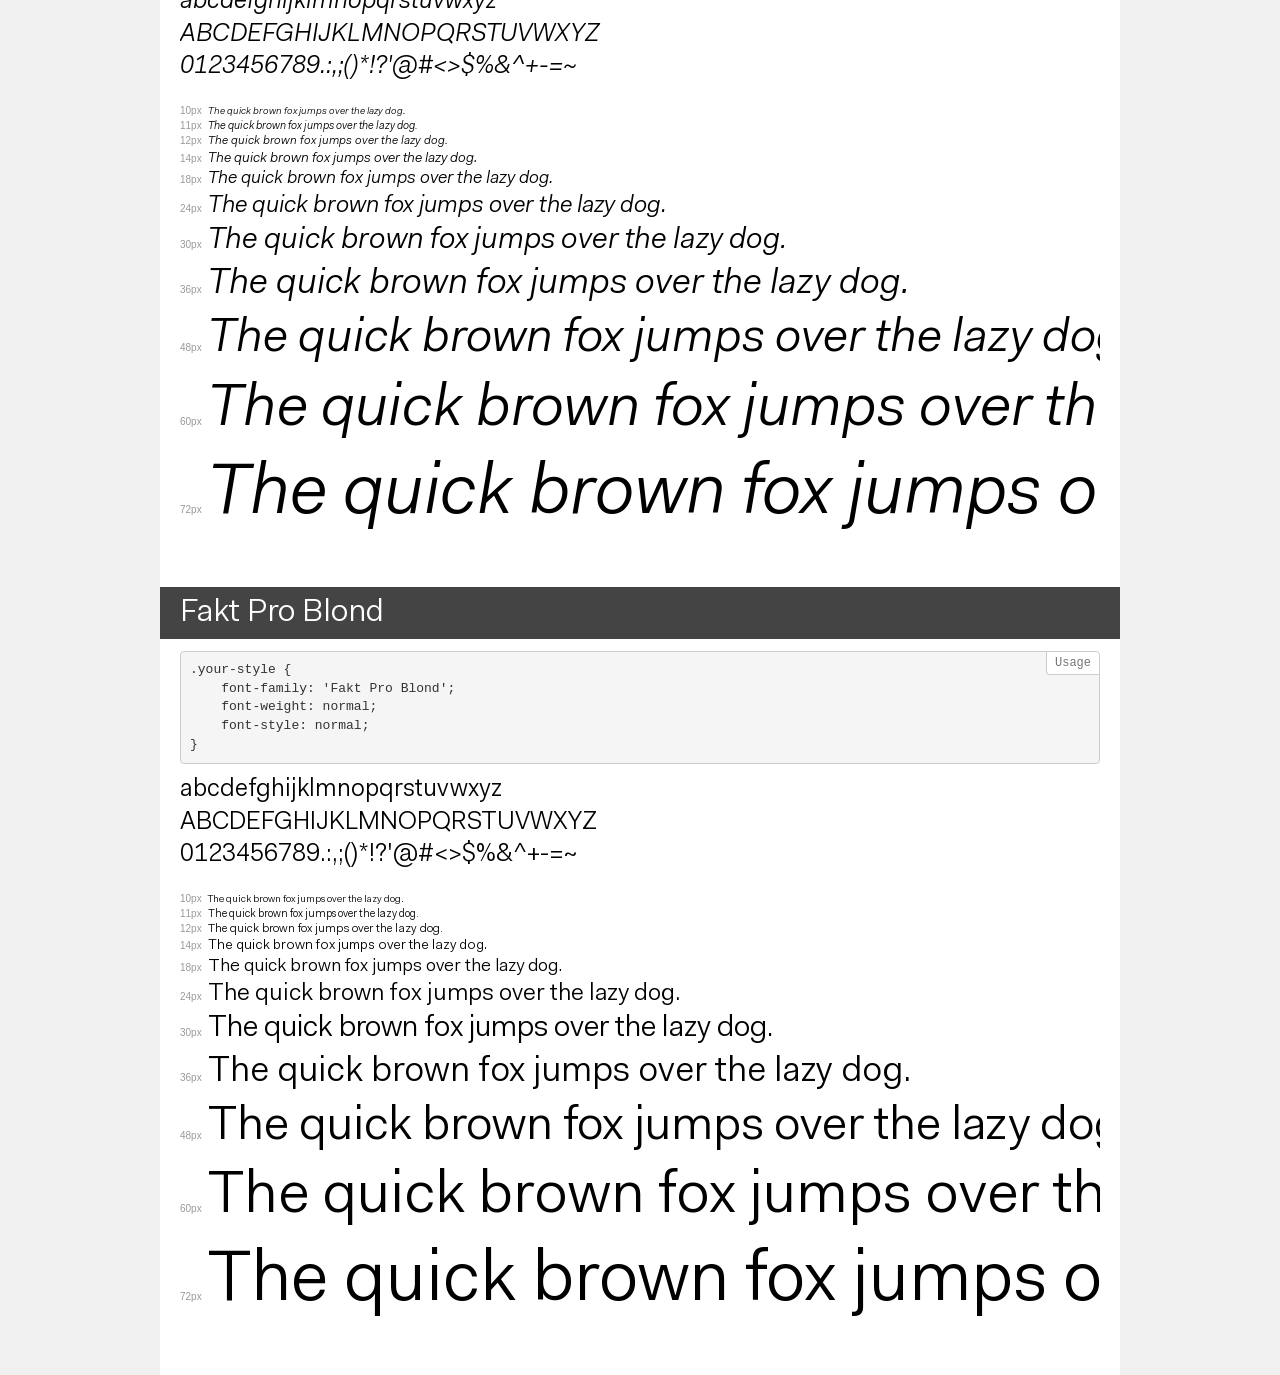
<file: website (old)/fonts/00_Families/Fakt/demo.html>
<!DOCTYPE html>
<html lang="en">
<head>
    <meta charset="utf-8">
    <meta http-equiv="X-UA-Compatible" content="IE=edge">
    <meta name="viewport" content="width=device-width, initial-scale=1">
    <meta name="robots" content="noindex, noarchive">
    <meta name="format-detection" content="telephone=no">
    <title>Transfonter demo</title>
    <link href="stylesheet.css" rel="stylesheet">
    <style>
        /*
        http://meyerweb.com/eric/tools/css/reset/
        v2.0 | 20110126
        License: none (public domain)
        */
        html, body, div, span, applet, object, iframe,
        h1, h2, h3, h4, h5, h6, p, blockquote, pre,
        a, abbr, acronym, address, big, cite, code,
        del, dfn, em, img, ins, kbd, q, s, samp,
        small, strike, strong, sub, sup, tt, var,
        b, u, i, center,
        dl, dt, dd, ol, ul, li,
        fieldset, form, label, legend,
        table, caption, tbody, tfoot, thead, tr, th, td,
        article, aside, canvas, details, embed,
        figure, figcaption, footer, header, hgroup,
        menu, nav, output, ruby, section, summary,
        time, mark, audio, video {
            margin: 0;
            padding: 0;
            border: 0;
            font-size: 100%;
            font: inherit;
            vertical-align: baseline;
        }
        /* HTML5 display-role reset for older browsers */
        article, aside, details, figcaption, figure,
        footer, header, hgroup, menu, nav, section {
            display: block;
        }
        body {
            line-height: 1;
        }
        ol, ul {
            list-style: none;
        }
        blockquote, q {
            quotes: none;
        }
        blockquote:before, blockquote:after,
        q:before, q:after {
            content: '';
            content: none;
        }
        table {
            border-collapse: collapse;
            border-spacing: 0;
        }
        /* demo styles */
        body {
            background: #f0f0f0;
            color: #000;
        }
        .page {
            background: #fff;
            width: 920px;
            margin: 0 auto;
            padding: 20px 20px 0 20px;
            overflow: hidden;
        }
        .font-container {
            overflow-x: auto;
            overflow-y: hidden;
            margin-bottom: 40px;
            line-height: 1.3;
            white-space: nowrap;
            padding-bottom: 5px;
        }
        h1 {
            position: relative;
            background: #444;
            font-size: 32px;
            color: #fff;
            padding: 10px 20px;
            margin: 0 -20px 12px -20px;
        }
        .letters {
            font-size: 25px;
            margin-bottom: 20px;
        }
        .s10:before {
            content: '10px';
        }
        .s11:before {
            content: '11px';
        }
        .s12:before {
            content: '12px';
        }
        .s14:before {
            content: '14px';
        }
        .s18:before {
            content: '18px';
        }
        .s24:before {
            content: '24px';
        }
        .s30:before {
            content: '30px';
        }
        .s36:before {
            content: '36px';
        }
        .s48:before {
            content: '48px';
        }
        .s60:before {
            content: '60px';
        }
        .s72:before {
            content: '72px';
        }
        .s10:before, .s11:before, .s12:before, .s14:before,
        .s18:before, .s24:before, .s30:before, .s36:before,
        .s48:before, .s60:before, .s72:before {
            font-family: Arial, sans-serif;
            font-size: 10px;
            font-weight: normal;
            font-style: normal;
            color: #999;
            padding-right: 6px;
        }
        pre {
            display: block;
            position: relative;
            padding: 9px;
            margin: 0 0 10px;
            font-family: Monaco, Menlo, Consolas, "Courier New", monospace;
            font-size: 13px;
            line-height: 1.428571429;
            color: #333;
            font-weight: normal;
            font-style: normal;
            background-color: #f5f5f5;
            border: 1px solid #ccc;
            overflow-x: auto;
            border-radius: 4px;
        }
        pre:after {
            display: block;
            position: absolute;
            right: 0;
            top: 0;
            content: 'Usage';
            line-height: 1;
            padding: 5px 8px;
            font-size: 12px;
            color: #767676;
            background-color: #fff;
            border: 1px solid #ccc;
            border-right: none;
            border-top: none;
            border-radius: 0 4px 0 4px;
            z-index: 10;
        }
        /* responsive */
        @media (max-width: 959px) {
            .page {
                width: auto;
                margin: 0;
            }
        }
    </style>
</head>
<body>
<div class="page">
    <div class="demo">
        <h1 style="font-family: 'Fakt Pro'; font-weight: 600; font-style: italic;">Fakt Pro SemiBold Italic</h1>
        <pre>.your-style {
    font-family: 'Fakt Pro';
    font-weight: 600;
    font-style: italic;
}</pre>
        <div class="font-container" style="font-family: 'Fakt Pro'; font-weight: 600; font-style: italic;">
            <p class="letters">
                abcdefghijklmnopqrstuvwxyz<br>
ABCDEFGHIJKLMNOPQRSTUVWXYZ<br>
                0123456789.:,;()*!?'@#<>$%&^+-=~
            </p>
            <p class="s10" style="font-size: 10px;">The quick brown fox jumps over the lazy dog.</p>
            <p class="s11" style="font-size: 11px;">The quick brown fox jumps over the lazy dog.</p>
            <p class="s12" style="font-size: 12px;">The quick brown fox jumps over the lazy dog.</p>
            <p class="s14" style="font-size: 14px;">The quick brown fox jumps over the lazy dog.</p>
            <p class="s18" style="font-size: 18px;">The quick brown fox jumps over the lazy dog.</p>
            <p class="s24" style="font-size: 24px;">The quick brown fox jumps over the lazy dog.</p>
            <p class="s30" style="font-size: 30px;">The quick brown fox jumps over the lazy dog.</p>
            <p class="s36" style="font-size: 36px;">The quick brown fox jumps over the lazy dog.</p>
            <p class="s48" style="font-size: 48px;">The quick brown fox jumps over the lazy dog.</p>
            <p class="s60" style="font-size: 60px;">The quick brown fox jumps over the lazy dog.</p>
            <p class="s72" style="font-size: 72px;">The quick brown fox jumps over the lazy dog.</p>
        </div>
    </div>
    <div class="demo">
        <h1 style="font-family: 'Fakt Pro'; font-weight: 300; font-style: normal;">Fakt Pro Light</h1>
        <pre>.your-style {
    font-family: 'Fakt Pro';
    font-weight: 300;
    font-style: normal;
}</pre>
        <div class="font-container" style="font-family: 'Fakt Pro'; font-weight: 300; font-style: normal;">
            <p class="letters">
                abcdefghijklmnopqrstuvwxyz<br>
ABCDEFGHIJKLMNOPQRSTUVWXYZ<br>
                0123456789.:,;()*!?'@#<>$%&^+-=~
            </p>
            <p class="s10" style="font-size: 10px;">The quick brown fox jumps over the lazy dog.</p>
            <p class="s11" style="font-size: 11px;">The quick brown fox jumps over the lazy dog.</p>
            <p class="s12" style="font-size: 12px;">The quick brown fox jumps over the lazy dog.</p>
            <p class="s14" style="font-size: 14px;">The quick brown fox jumps over the lazy dog.</p>
            <p class="s18" style="font-size: 18px;">The quick brown fox jumps over the lazy dog.</p>
            <p class="s24" style="font-size: 24px;">The quick brown fox jumps over the lazy dog.</p>
            <p class="s30" style="font-size: 30px;">The quick brown fox jumps over the lazy dog.</p>
            <p class="s36" style="font-size: 36px;">The quick brown fox jumps over the lazy dog.</p>
            <p class="s48" style="font-size: 48px;">The quick brown fox jumps over the lazy dog.</p>
            <p class="s60" style="font-size: 60px;">The quick brown fox jumps over the lazy dog.</p>
            <p class="s72" style="font-size: 72px;">The quick brown fox jumps over the lazy dog.</p>
        </div>
    </div>
    <div class="demo">
        <h1 style="font-family: 'Fakt Pro'; font-weight: 500; font-style: normal;">Fakt Pro Medium</h1>
        <pre>.your-style {
    font-family: 'Fakt Pro';
    font-weight: 500;
    font-style: normal;
}</pre>
        <div class="font-container" style="font-family: 'Fakt Pro'; font-weight: 500; font-style: normal;">
            <p class="letters">
                abcdefghijklmnopqrstuvwxyz<br>
ABCDEFGHIJKLMNOPQRSTUVWXYZ<br>
                0123456789.:,;()*!?'@#<>$%&^+-=~
            </p>
            <p class="s10" style="font-size: 10px;">The quick brown fox jumps over the lazy dog.</p>
            <p class="s11" style="font-size: 11px;">The quick brown fox jumps over the lazy dog.</p>
            <p class="s12" style="font-size: 12px;">The quick brown fox jumps over the lazy dog.</p>
            <p class="s14" style="font-size: 14px;">The quick brown fox jumps over the lazy dog.</p>
            <p class="s18" style="font-size: 18px;">The quick brown fox jumps over the lazy dog.</p>
            <p class="s24" style="font-size: 24px;">The quick brown fox jumps over the lazy dog.</p>
            <p class="s30" style="font-size: 30px;">The quick brown fox jumps over the lazy dog.</p>
            <p class="s36" style="font-size: 36px;">The quick brown fox jumps over the lazy dog.</p>
            <p class="s48" style="font-size: 48px;">The quick brown fox jumps over the lazy dog.</p>
            <p class="s60" style="font-size: 60px;">The quick brown fox jumps over the lazy dog.</p>
            <p class="s72" style="font-size: 72px;">The quick brown fox jumps over the lazy dog.</p>
        </div>
    </div>
    <div class="demo">
        <h1 style="font-family: 'Fakt Pro'; font-weight: 300; font-style: italic;">Fakt Pro Light Italic</h1>
        <pre>.your-style {
    font-family: 'Fakt Pro';
    font-weight: 300;
    font-style: italic;
}</pre>
        <div class="font-container" style="font-family: 'Fakt Pro'; font-weight: 300; font-style: italic;">
            <p class="letters">
                abcdefghijklmnopqrstuvwxyz<br>
ABCDEFGHIJKLMNOPQRSTUVWXYZ<br>
                0123456789.:,;()*!?'@#<>$%&^+-=~
            </p>
            <p class="s10" style="font-size: 10px;">The quick brown fox jumps over the lazy dog.</p>
            <p class="s11" style="font-size: 11px;">The quick brown fox jumps over the lazy dog.</p>
            <p class="s12" style="font-size: 12px;">The quick brown fox jumps over the lazy dog.</p>
            <p class="s14" style="font-size: 14px;">The quick brown fox jumps over the lazy dog.</p>
            <p class="s18" style="font-size: 18px;">The quick brown fox jumps over the lazy dog.</p>
            <p class="s24" style="font-size: 24px;">The quick brown fox jumps over the lazy dog.</p>
            <p class="s30" style="font-size: 30px;">The quick brown fox jumps over the lazy dog.</p>
            <p class="s36" style="font-size: 36px;">The quick brown fox jumps over the lazy dog.</p>
            <p class="s48" style="font-size: 48px;">The quick brown fox jumps over the lazy dog.</p>
            <p class="s60" style="font-size: 60px;">The quick brown fox jumps over the lazy dog.</p>
            <p class="s72" style="font-size: 72px;">The quick brown fox jumps over the lazy dog.</p>
        </div>
    </div>
    <div class="demo">
        <h1 style="font-family: 'Fakt Pro Air'; font-weight: normal; font-style: italic;">Fakt Pro Air Italic</h1>
        <pre>.your-style {
    font-family: 'Fakt Pro Air';
    font-weight: normal;
    font-style: italic;
}</pre>
        <div class="font-container" style="font-family: 'Fakt Pro Air'; font-weight: normal; font-style: italic;">
            <p class="letters">
                abcdefghijklmnopqrstuvwxyz<br>
ABCDEFGHIJKLMNOPQRSTUVWXYZ<br>
                0123456789.:,;()*!?'@#<>$%&^+-=~
            </p>
            <p class="s10" style="font-size: 10px;">The quick brown fox jumps over the lazy dog.</p>
            <p class="s11" style="font-size: 11px;">The quick brown fox jumps over the lazy dog.</p>
            <p class="s12" style="font-size: 12px;">The quick brown fox jumps over the lazy dog.</p>
            <p class="s14" style="font-size: 14px;">The quick brown fox jumps over the lazy dog.</p>
            <p class="s18" style="font-size: 18px;">The quick brown fox jumps over the lazy dog.</p>
            <p class="s24" style="font-size: 24px;">The quick brown fox jumps over the lazy dog.</p>
            <p class="s30" style="font-size: 30px;">The quick brown fox jumps over the lazy dog.</p>
            <p class="s36" style="font-size: 36px;">The quick brown fox jumps over the lazy dog.</p>
            <p class="s48" style="font-size: 48px;">The quick brown fox jumps over the lazy dog.</p>
            <p class="s60" style="font-size: 60px;">The quick brown fox jumps over the lazy dog.</p>
            <p class="s72" style="font-size: 72px;">The quick brown fox jumps over the lazy dog.</p>
        </div>
    </div>
    <div class="demo">
        <h1 style="font-family: 'Fakt Pro Hair'; font-weight: normal; font-style: italic;">Fakt Pro Hair Italic</h1>
        <pre>.your-style {
    font-family: 'Fakt Pro Hair';
    font-weight: normal;
    font-style: italic;
}</pre>
        <div class="font-container" style="font-family: 'Fakt Pro Hair'; font-weight: normal; font-style: italic;">
            <p class="letters">
                abcdefghijklmnopqrstuvwxyz<br>
ABCDEFGHIJKLMNOPQRSTUVWXYZ<br>
                0123456789.:,;()*!?'@#<>$%&^+-=~
            </p>
            <p class="s10" style="font-size: 10px;">The quick brown fox jumps over the lazy dog.</p>
            <p class="s11" style="font-size: 11px;">The quick brown fox jumps over the lazy dog.</p>
            <p class="s12" style="font-size: 12px;">The quick brown fox jumps over the lazy dog.</p>
            <p class="s14" style="font-size: 14px;">The quick brown fox jumps over the lazy dog.</p>
            <p class="s18" style="font-size: 18px;">The quick brown fox jumps over the lazy dog.</p>
            <p class="s24" style="font-size: 24px;">The quick brown fox jumps over the lazy dog.</p>
            <p class="s30" style="font-size: 30px;">The quick brown fox jumps over the lazy dog.</p>
            <p class="s36" style="font-size: 36px;">The quick brown fox jumps over the lazy dog.</p>
            <p class="s48" style="font-size: 48px;">The quick brown fox jumps over the lazy dog.</p>
            <p class="s60" style="font-size: 60px;">The quick brown fox jumps over the lazy dog.</p>
            <p class="s72" style="font-size: 72px;">The quick brown fox jumps over the lazy dog.</p>
        </div>
    </div>
    <div class="demo">
        <h1 style="font-family: 'Fakt Pro'; font-weight: 100; font-style: italic;">Fakt Pro Thin Italic</h1>
        <pre>.your-style {
    font-family: 'Fakt Pro';
    font-weight: 100;
    font-style: italic;
}</pre>
        <div class="font-container" style="font-family: 'Fakt Pro'; font-weight: 100; font-style: italic;">
            <p class="letters">
                abcdefghijklmnopqrstuvwxyz<br>
ABCDEFGHIJKLMNOPQRSTUVWXYZ<br>
                0123456789.:,;()*!?'@#<>$%&^+-=~
            </p>
            <p class="s10" style="font-size: 10px;">The quick brown fox jumps over the lazy dog.</p>
            <p class="s11" style="font-size: 11px;">The quick brown fox jumps over the lazy dog.</p>
            <p class="s12" style="font-size: 12px;">The quick brown fox jumps over the lazy dog.</p>
            <p class="s14" style="font-size: 14px;">The quick brown fox jumps over the lazy dog.</p>
            <p class="s18" style="font-size: 18px;">The quick brown fox jumps over the lazy dog.</p>
            <p class="s24" style="font-size: 24px;">The quick brown fox jumps over the lazy dog.</p>
            <p class="s30" style="font-size: 30px;">The quick brown fox jumps over the lazy dog.</p>
            <p class="s36" style="font-size: 36px;">The quick brown fox jumps over the lazy dog.</p>
            <p class="s48" style="font-size: 48px;">The quick brown fox jumps over the lazy dog.</p>
            <p class="s60" style="font-size: 60px;">The quick brown fox jumps over the lazy dog.</p>
            <p class="s72" style="font-size: 72px;">The quick brown fox jumps over the lazy dog.</p>
        </div>
    </div>
    <div class="demo">
        <h1 style="font-family: 'Fakt Pro'; font-weight: bold; font-style: normal;">Fakt Pro Bold</h1>
        <pre>.your-style {
    font-family: 'Fakt Pro';
    font-weight: bold;
    font-style: normal;
}</pre>
        <div class="font-container" style="font-family: 'Fakt Pro'; font-weight: bold; font-style: normal;">
            <p class="letters">
                abcdefghijklmnopqrstuvwxyz<br>
ABCDEFGHIJKLMNOPQRSTUVWXYZ<br>
                0123456789.:,;()*!?'@#<>$%&^+-=~
            </p>
            <p class="s10" style="font-size: 10px;">The quick brown fox jumps over the lazy dog.</p>
            <p class="s11" style="font-size: 11px;">The quick brown fox jumps over the lazy dog.</p>
            <p class="s12" style="font-size: 12px;">The quick brown fox jumps over the lazy dog.</p>
            <p class="s14" style="font-size: 14px;">The quick brown fox jumps over the lazy dog.</p>
            <p class="s18" style="font-size: 18px;">The quick brown fox jumps over the lazy dog.</p>
            <p class="s24" style="font-size: 24px;">The quick brown fox jumps over the lazy dog.</p>
            <p class="s30" style="font-size: 30px;">The quick brown fox jumps over the lazy dog.</p>
            <p class="s36" style="font-size: 36px;">The quick brown fox jumps over the lazy dog.</p>
            <p class="s48" style="font-size: 48px;">The quick brown fox jumps over the lazy dog.</p>
            <p class="s60" style="font-size: 60px;">The quick brown fox jumps over the lazy dog.</p>
            <p class="s72" style="font-size: 72px;">The quick brown fox jumps over the lazy dog.</p>
        </div>
    </div>
    <div class="demo">
        <h1 style="font-family: 'Fakt Pro'; font-weight: 900; font-style: italic;">Fakt Pro Black Italic</h1>
        <pre>.your-style {
    font-family: 'Fakt Pro';
    font-weight: 900;
    font-style: italic;
}</pre>
        <div class="font-container" style="font-family: 'Fakt Pro'; font-weight: 900; font-style: italic;">
            <p class="letters">
                abcdefghijklmnopqrstuvwxyz<br>
ABCDEFGHIJKLMNOPQRSTUVWXYZ<br>
                0123456789.:,;()*!?'@#<>$%&^+-=~
            </p>
            <p class="s10" style="font-size: 10px;">The quick brown fox jumps over the lazy dog.</p>
            <p class="s11" style="font-size: 11px;">The quick brown fox jumps over the lazy dog.</p>
            <p class="s12" style="font-size: 12px;">The quick brown fox jumps over the lazy dog.</p>
            <p class="s14" style="font-size: 14px;">The quick brown fox jumps over the lazy dog.</p>
            <p class="s18" style="font-size: 18px;">The quick brown fox jumps over the lazy dog.</p>
            <p class="s24" style="font-size: 24px;">The quick brown fox jumps over the lazy dog.</p>
            <p class="s30" style="font-size: 30px;">The quick brown fox jumps over the lazy dog.</p>
            <p class="s36" style="font-size: 36px;">The quick brown fox jumps over the lazy dog.</p>
            <p class="s48" style="font-size: 48px;">The quick brown fox jumps over the lazy dog.</p>
            <p class="s60" style="font-size: 60px;">The quick brown fox jumps over the lazy dog.</p>
            <p class="s72" style="font-size: 72px;">The quick brown fox jumps over the lazy dog.</p>
        </div>
    </div>
    <div class="demo">
        <h1 style="font-family: 'Fakt Pro'; font-weight: 100; font-style: normal;">Fakt Pro Thin</h1>
        <pre>.your-style {
    font-family: 'Fakt Pro';
    font-weight: 100;
    font-style: normal;
}</pre>
        <div class="font-container" style="font-family: 'Fakt Pro'; font-weight: 100; font-style: normal;">
            <p class="letters">
                abcdefghijklmnopqrstuvwxyz<br>
ABCDEFGHIJKLMNOPQRSTUVWXYZ<br>
                0123456789.:,;()*!?'@#<>$%&^+-=~
            </p>
            <p class="s10" style="font-size: 10px;">The quick brown fox jumps over the lazy dog.</p>
            <p class="s11" style="font-size: 11px;">The quick brown fox jumps over the lazy dog.</p>
            <p class="s12" style="font-size: 12px;">The quick brown fox jumps over the lazy dog.</p>
            <p class="s14" style="font-size: 14px;">The quick brown fox jumps over the lazy dog.</p>
            <p class="s18" style="font-size: 18px;">The quick brown fox jumps over the lazy dog.</p>
            <p class="s24" style="font-size: 24px;">The quick brown fox jumps over the lazy dog.</p>
            <p class="s30" style="font-size: 30px;">The quick brown fox jumps over the lazy dog.</p>
            <p class="s36" style="font-size: 36px;">The quick brown fox jumps over the lazy dog.</p>
            <p class="s48" style="font-size: 48px;">The quick brown fox jumps over the lazy dog.</p>
            <p class="s60" style="font-size: 60px;">The quick brown fox jumps over the lazy dog.</p>
            <p class="s72" style="font-size: 72px;">The quick brown fox jumps over the lazy dog.</p>
        </div>
    </div>
    <div class="demo">
        <h1 style="font-family: 'Fakt Pro Air'; font-weight: normal; font-style: normal;">Fakt Pro Air</h1>
        <pre>.your-style {
    font-family: 'Fakt Pro Air';
    font-weight: normal;
    font-style: normal;
}</pre>
        <div class="font-container" style="font-family: 'Fakt Pro Air'; font-weight: normal; font-style: normal;">
            <p class="letters">
                abcdefghijklmnopqrstuvwxyz<br>
ABCDEFGHIJKLMNOPQRSTUVWXYZ<br>
                0123456789.:,;()*!?'@#<>$%&^+-=~
            </p>
            <p class="s10" style="font-size: 10px;">The quick brown fox jumps over the lazy dog.</p>
            <p class="s11" style="font-size: 11px;">The quick brown fox jumps over the lazy dog.</p>
            <p class="s12" style="font-size: 12px;">The quick brown fox jumps over the lazy dog.</p>
            <p class="s14" style="font-size: 14px;">The quick brown fox jumps over the lazy dog.</p>
            <p class="s18" style="font-size: 18px;">The quick brown fox jumps over the lazy dog.</p>
            <p class="s24" style="font-size: 24px;">The quick brown fox jumps over the lazy dog.</p>
            <p class="s30" style="font-size: 30px;">The quick brown fox jumps over the lazy dog.</p>
            <p class="s36" style="font-size: 36px;">The quick brown fox jumps over the lazy dog.</p>
            <p class="s48" style="font-size: 48px;">The quick brown fox jumps over the lazy dog.</p>
            <p class="s60" style="font-size: 60px;">The quick brown fox jumps over the lazy dog.</p>
            <p class="s72" style="font-size: 72px;">The quick brown fox jumps over the lazy dog.</p>
        </div>
    </div>
    <div class="demo">
        <h1 style="font-family: 'Fakt Pro'; font-weight: 500; font-style: italic;">Fakt Pro Medium Italic</h1>
        <pre>.your-style {
    font-family: 'Fakt Pro';
    font-weight: 500;
    font-style: italic;
}</pre>
        <div class="font-container" style="font-family: 'Fakt Pro'; font-weight: 500; font-style: italic;">
            <p class="letters">
                abcdefghijklmnopqrstuvwxyz<br>
ABCDEFGHIJKLMNOPQRSTUVWXYZ<br>
                0123456789.:,;()*!?'@#<>$%&^+-=~
            </p>
            <p class="s10" style="font-size: 10px;">The quick brown fox jumps over the lazy dog.</p>
            <p class="s11" style="font-size: 11px;">The quick brown fox jumps over the lazy dog.</p>
            <p class="s12" style="font-size: 12px;">The quick brown fox jumps over the lazy dog.</p>
            <p class="s14" style="font-size: 14px;">The quick brown fox jumps over the lazy dog.</p>
            <p class="s18" style="font-size: 18px;">The quick brown fox jumps over the lazy dog.</p>
            <p class="s24" style="font-size: 24px;">The quick brown fox jumps over the lazy dog.</p>
            <p class="s30" style="font-size: 30px;">The quick brown fox jumps over the lazy dog.</p>
            <p class="s36" style="font-size: 36px;">The quick brown fox jumps over the lazy dog.</p>
            <p class="s48" style="font-size: 48px;">The quick brown fox jumps over the lazy dog.</p>
            <p class="s60" style="font-size: 60px;">The quick brown fox jumps over the lazy dog.</p>
            <p class="s72" style="font-size: 72px;">The quick brown fox jumps over the lazy dog.</p>
        </div>
    </div>
    <div class="demo">
        <h1 style="font-family: 'Fakt Pro'; font-weight: 900; font-style: normal;">Fakt Pro Black</h1>
        <pre>.your-style {
    font-family: 'Fakt Pro';
    font-weight: 900;
    font-style: normal;
}</pre>
        <div class="font-container" style="font-family: 'Fakt Pro'; font-weight: 900; font-style: normal;">
            <p class="letters">
                abcdefghijklmnopqrstuvwxyz<br>
ABCDEFGHIJKLMNOPQRSTUVWXYZ<br>
                0123456789.:,;()*!?'@#<>$%&^+-=~
            </p>
            <p class="s10" style="font-size: 10px;">The quick brown fox jumps over the lazy dog.</p>
            <p class="s11" style="font-size: 11px;">The quick brown fox jumps over the lazy dog.</p>
            <p class="s12" style="font-size: 12px;">The quick brown fox jumps over the lazy dog.</p>
            <p class="s14" style="font-size: 14px;">The quick brown fox jumps over the lazy dog.</p>
            <p class="s18" style="font-size: 18px;">The quick brown fox jumps over the lazy dog.</p>
            <p class="s24" style="font-size: 24px;">The quick brown fox jumps over the lazy dog.</p>
            <p class="s30" style="font-size: 30px;">The quick brown fox jumps over the lazy dog.</p>
            <p class="s36" style="font-size: 36px;">The quick brown fox jumps over the lazy dog.</p>
            <p class="s48" style="font-size: 48px;">The quick brown fox jumps over the lazy dog.</p>
            <p class="s60" style="font-size: 60px;">The quick brown fox jumps over the lazy dog.</p>
            <p class="s72" style="font-size: 72px;">The quick brown fox jumps over the lazy dog.</p>
        </div>
    </div>
    <div class="demo">
        <h1 style="font-family: 'Fakt Pro Hair'; font-weight: normal; font-style: normal;">Fakt Pro Hair</h1>
        <pre>.your-style {
    font-family: 'Fakt Pro Hair';
    font-weight: normal;
    font-style: normal;
}</pre>
        <div class="font-container" style="font-family: 'Fakt Pro Hair'; font-weight: normal; font-style: normal;">
            <p class="letters">
                abcdefghijklmnopqrstuvwxyz<br>
ABCDEFGHIJKLMNOPQRSTUVWXYZ<br>
                0123456789.:,;()*!?'@#<>$%&^+-=~
            </p>
            <p class="s10" style="font-size: 10px;">The quick brown fox jumps over the lazy dog.</p>
            <p class="s11" style="font-size: 11px;">The quick brown fox jumps over the lazy dog.</p>
            <p class="s12" style="font-size: 12px;">The quick brown fox jumps over the lazy dog.</p>
            <p class="s14" style="font-size: 14px;">The quick brown fox jumps over the lazy dog.</p>
            <p class="s18" style="font-size: 18px;">The quick brown fox jumps over the lazy dog.</p>
            <p class="s24" style="font-size: 24px;">The quick brown fox jumps over the lazy dog.</p>
            <p class="s30" style="font-size: 30px;">The quick brown fox jumps over the lazy dog.</p>
            <p class="s36" style="font-size: 36px;">The quick brown fox jumps over the lazy dog.</p>
            <p class="s48" style="font-size: 48px;">The quick brown fox jumps over the lazy dog.</p>
            <p class="s60" style="font-size: 60px;">The quick brown fox jumps over the lazy dog.</p>
            <p class="s72" style="font-size: 72px;">The quick brown fox jumps over the lazy dog.</p>
        </div>
    </div>
    <div class="demo">
        <h1 style="font-family: 'Fakt Pro Normal'; font-weight: normal; font-style: normal;">Fakt Pro Normal</h1>
        <pre>.your-style {
    font-family: 'Fakt Pro Normal';
    font-weight: normal;
    font-style: normal;
}</pre>
        <div class="font-container" style="font-family: 'Fakt Pro Normal'; font-weight: normal; font-style: normal;">
            <p class="letters">
                abcdefghijklmnopqrstuvwxyz<br>
ABCDEFGHIJKLMNOPQRSTUVWXYZ<br>
                0123456789.:,;()*!?'@#<>$%&^+-=~
            </p>
            <p class="s10" style="font-size: 10px;">The quick brown fox jumps over the lazy dog.</p>
            <p class="s11" style="font-size: 11px;">The quick brown fox jumps over the lazy dog.</p>
            <p class="s12" style="font-size: 12px;">The quick brown fox jumps over the lazy dog.</p>
            <p class="s14" style="font-size: 14px;">The quick brown fox jumps over the lazy dog.</p>
            <p class="s18" style="font-size: 18px;">The quick brown fox jumps over the lazy dog.</p>
            <p class="s24" style="font-size: 24px;">The quick brown fox jumps over the lazy dog.</p>
            <p class="s30" style="font-size: 30px;">The quick brown fox jumps over the lazy dog.</p>
            <p class="s36" style="font-size: 36px;">The quick brown fox jumps over the lazy dog.</p>
            <p class="s48" style="font-size: 48px;">The quick brown fox jumps over the lazy dog.</p>
            <p class="s60" style="font-size: 60px;">The quick brown fox jumps over the lazy dog.</p>
            <p class="s72" style="font-size: 72px;">The quick brown fox jumps over the lazy dog.</p>
        </div>
    </div>
    <div class="demo">
        <h1 style="font-family: 'Fakt Pro Normal'; font-weight: normal; font-style: italic;">Fakt Pro Normal Italic</h1>
        <pre>.your-style {
    font-family: 'Fakt Pro Normal';
    font-weight: normal;
    font-style: italic;
}</pre>
        <div class="font-container" style="font-family: 'Fakt Pro Normal'; font-weight: normal; font-style: italic;">
            <p class="letters">
                abcdefghijklmnopqrstuvwxyz<br>
ABCDEFGHIJKLMNOPQRSTUVWXYZ<br>
                0123456789.:,;()*!?'@#<>$%&^+-=~
            </p>
            <p class="s10" style="font-size: 10px;">The quick brown fox jumps over the lazy dog.</p>
            <p class="s11" style="font-size: 11px;">The quick brown fox jumps over the lazy dog.</p>
            <p class="s12" style="font-size: 12px;">The quick brown fox jumps over the lazy dog.</p>
            <p class="s14" style="font-size: 14px;">The quick brown fox jumps over the lazy dog.</p>
            <p class="s18" style="font-size: 18px;">The quick brown fox jumps over the lazy dog.</p>
            <p class="s24" style="font-size: 24px;">The quick brown fox jumps over the lazy dog.</p>
            <p class="s30" style="font-size: 30px;">The quick brown fox jumps over the lazy dog.</p>
            <p class="s36" style="font-size: 36px;">The quick brown fox jumps over the lazy dog.</p>
            <p class="s48" style="font-size: 48px;">The quick brown fox jumps over the lazy dog.</p>
            <p class="s60" style="font-size: 60px;">The quick brown fox jumps over the lazy dog.</p>
            <p class="s72" style="font-size: 72px;">The quick brown fox jumps over the lazy dog.</p>
        </div>
    </div>
    <div class="demo">
        <h1 style="font-family: 'Fakt Pro'; font-weight: 600; font-style: normal;">Fakt Pro SemiBold</h1>
        <pre>.your-style {
    font-family: 'Fakt Pro';
    font-weight: 600;
    font-style: normal;
}</pre>
        <div class="font-container" style="font-family: 'Fakt Pro'; font-weight: 600; font-style: normal;">
            <p class="letters">
                abcdefghijklmnopqrstuvwxyz<br>
ABCDEFGHIJKLMNOPQRSTUVWXYZ<br>
                0123456789.:,;()*!?'@#<>$%&^+-=~
            </p>
            <p class="s10" style="font-size: 10px;">The quick brown fox jumps over the lazy dog.</p>
            <p class="s11" style="font-size: 11px;">The quick brown fox jumps over the lazy dog.</p>
            <p class="s12" style="font-size: 12px;">The quick brown fox jumps over the lazy dog.</p>
            <p class="s14" style="font-size: 14px;">The quick brown fox jumps over the lazy dog.</p>
            <p class="s18" style="font-size: 18px;">The quick brown fox jumps over the lazy dog.</p>
            <p class="s24" style="font-size: 24px;">The quick brown fox jumps over the lazy dog.</p>
            <p class="s30" style="font-size: 30px;">The quick brown fox jumps over the lazy dog.</p>
            <p class="s36" style="font-size: 36px;">The quick brown fox jumps over the lazy dog.</p>
            <p class="s48" style="font-size: 48px;">The quick brown fox jumps over the lazy dog.</p>
            <p class="s60" style="font-size: 60px;">The quick brown fox jumps over the lazy dog.</p>
            <p class="s72" style="font-size: 72px;">The quick brown fox jumps over the lazy dog.</p>
        </div>
    </div>
    <div class="demo">
        <h1 style="font-family: 'Fakt Pro'; font-weight: bold; font-style: italic;">Fakt Pro Bold Italic</h1>
        <pre>.your-style {
    font-family: 'Fakt Pro';
    font-weight: bold;
    font-style: italic;
}</pre>
        <div class="font-container" style="font-family: 'Fakt Pro'; font-weight: bold; font-style: italic;">
            <p class="letters">
                abcdefghijklmnopqrstuvwxyz<br>
ABCDEFGHIJKLMNOPQRSTUVWXYZ<br>
                0123456789.:,;()*!?'@#<>$%&^+-=~
            </p>
            <p class="s10" style="font-size: 10px;">The quick brown fox jumps over the lazy dog.</p>
            <p class="s11" style="font-size: 11px;">The quick brown fox jumps over the lazy dog.</p>
            <p class="s12" style="font-size: 12px;">The quick brown fox jumps over the lazy dog.</p>
            <p class="s14" style="font-size: 14px;">The quick brown fox jumps over the lazy dog.</p>
            <p class="s18" style="font-size: 18px;">The quick brown fox jumps over the lazy dog.</p>
            <p class="s24" style="font-size: 24px;">The quick brown fox jumps over the lazy dog.</p>
            <p class="s30" style="font-size: 30px;">The quick brown fox jumps over the lazy dog.</p>
            <p class="s36" style="font-size: 36px;">The quick brown fox jumps over the lazy dog.</p>
            <p class="s48" style="font-size: 48px;">The quick brown fox jumps over the lazy dog.</p>
            <p class="s60" style="font-size: 60px;">The quick brown fox jumps over the lazy dog.</p>
            <p class="s72" style="font-size: 72px;">The quick brown fox jumps over the lazy dog.</p>
        </div>
    </div>
    <div class="demo">
        <h1 style="font-family: 'Fakt Pro Blond'; font-weight: normal; font-style: italic;">Fakt Pro Blond Italic</h1>
        <pre>.your-style {
    font-family: 'Fakt Pro Blond';
    font-weight: normal;
    font-style: italic;
}</pre>
        <div class="font-container" style="font-family: 'Fakt Pro Blond'; font-weight: normal; font-style: italic;">
            <p class="letters">
                abcdefghijklmnopqrstuvwxyz<br>
ABCDEFGHIJKLMNOPQRSTUVWXYZ<br>
                0123456789.:,;()*!?'@#<>$%&^+-=~
            </p>
            <p class="s10" style="font-size: 10px;">The quick brown fox jumps over the lazy dog.</p>
            <p class="s11" style="font-size: 11px;">The quick brown fox jumps over the lazy dog.</p>
            <p class="s12" style="font-size: 12px;">The quick brown fox jumps over the lazy dog.</p>
            <p class="s14" style="font-size: 14px;">The quick brown fox jumps over the lazy dog.</p>
            <p class="s18" style="font-size: 18px;">The quick brown fox jumps over the lazy dog.</p>
            <p class="s24" style="font-size: 24px;">The quick brown fox jumps over the lazy dog.</p>
            <p class="s30" style="font-size: 30px;">The quick brown fox jumps over the lazy dog.</p>
            <p class="s36" style="font-size: 36px;">The quick brown fox jumps over the lazy dog.</p>
            <p class="s48" style="font-size: 48px;">The quick brown fox jumps over the lazy dog.</p>
            <p class="s60" style="font-size: 60px;">The quick brown fox jumps over the lazy dog.</p>
            <p class="s72" style="font-size: 72px;">The quick brown fox jumps over the lazy dog.</p>
        </div>
    </div>
    <div class="demo">
        <h1 style="font-family: 'Fakt Pro Blond'; font-weight: normal; font-style: normal;">Fakt Pro Blond</h1>
        <pre>.your-style {
    font-family: 'Fakt Pro Blond';
    font-weight: normal;
    font-style: normal;
}</pre>
        <div class="font-container" style="font-family: 'Fakt Pro Blond'; font-weight: normal; font-style: normal;">
            <p class="letters">
                abcdefghijklmnopqrstuvwxyz<br>
ABCDEFGHIJKLMNOPQRSTUVWXYZ<br>
                0123456789.:,;()*!?'@#<>$%&^+-=~
            </p>
            <p class="s10" style="font-size: 10px;">The quick brown fox jumps over the lazy dog.</p>
            <p class="s11" style="font-size: 11px;">The quick brown fox jumps over the lazy dog.</p>
            <p class="s12" style="font-size: 12px;">The quick brown fox jumps over the lazy dog.</p>
            <p class="s14" style="font-size: 14px;">The quick brown fox jumps over the lazy dog.</p>
            <p class="s18" style="font-size: 18px;">The quick brown fox jumps over the lazy dog.</p>
            <p class="s24" style="font-size: 24px;">The quick brown fox jumps over the lazy dog.</p>
            <p class="s30" style="font-size: 30px;">The quick brown fox jumps over the lazy dog.</p>
            <p class="s36" style="font-size: 36px;">The quick brown fox jumps over the lazy dog.</p>
            <p class="s48" style="font-size: 48px;">The quick brown fox jumps over the lazy dog.</p>
            <p class="s60" style="font-size: 60px;">The quick brown fox jumps over the lazy dog.</p>
            <p class="s72" style="font-size: 72px;">The quick brown fox jumps over the lazy dog.</p>
        </div>
    </div>
</div>
</body>
</html>
</file>
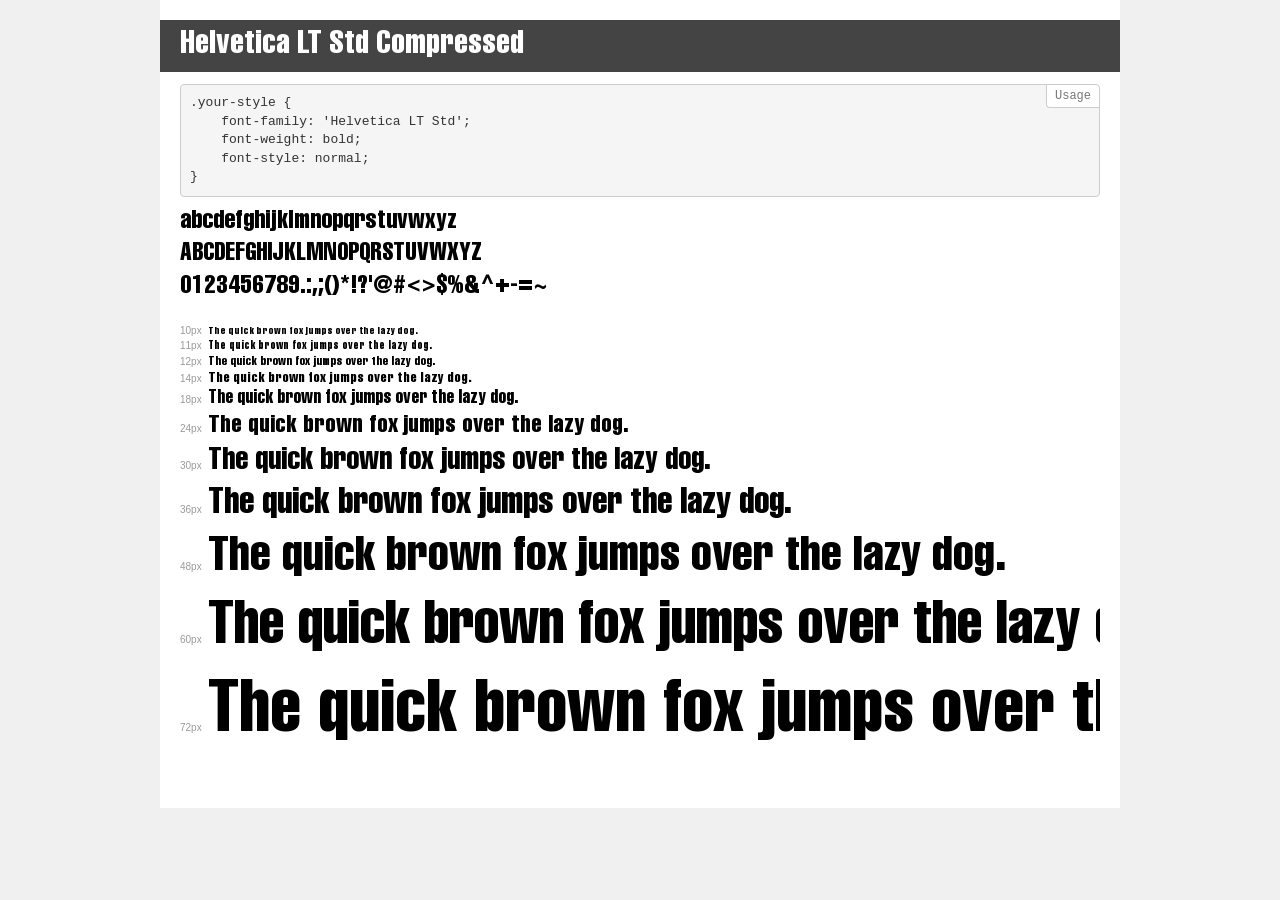
<file: website (old)/fonts/00_Families/Helvetica/demo.html>
<!DOCTYPE html>
<html lang="en">
<head>
    <meta charset="utf-8">
    <meta http-equiv="X-UA-Compatible" content="IE=edge">
    <meta name="viewport" content="width=device-width, initial-scale=1">
    <meta name="robots" content="noindex, noarchive">
    <meta name="format-detection" content="telephone=no">
    <title>Transfonter demo</title>
    <link href="stylesheet.css" rel="stylesheet">
    <style>
        /*
        http://meyerweb.com/eric/tools/css/reset/
        v2.0 | 20110126
        License: none (public domain)
        */
        html, body, div, span, applet, object, iframe,
        h1, h2, h3, h4, h5, h6, p, blockquote, pre,
        a, abbr, acronym, address, big, cite, code,
        del, dfn, em, img, ins, kbd, q, s, samp,
        small, strike, strong, sub, sup, tt, var,
        b, u, i, center,
        dl, dt, dd, ol, ul, li,
        fieldset, form, label, legend,
        table, caption, tbody, tfoot, thead, tr, th, td,
        article, aside, canvas, details, embed,
        figure, figcaption, footer, header, hgroup,
        menu, nav, output, ruby, section, summary,
        time, mark, audio, video {
            margin: 0;
            padding: 0;
            border: 0;
            font-size: 100%;
            font: inherit;
            vertical-align: baseline;
        }
        /* HTML5 display-role reset for older browsers */
        article, aside, details, figcaption, figure,
        footer, header, hgroup, menu, nav, section {
            display: block;
        }
        body {
            line-height: 1;
        }
        ol, ul {
            list-style: none;
        }
        blockquote, q {
            quotes: none;
        }
        blockquote:before, blockquote:after,
        q:before, q:after {
            content: '';
            content: none;
        }
        table {
            border-collapse: collapse;
            border-spacing: 0;
        }
        /* demo styles */
        body {
            background: #f0f0f0;
            color: #000;
        }
        .page {
            background: #fff;
            width: 920px;
            margin: 0 auto;
            padding: 20px 20px 0 20px;
            overflow: hidden;
        }
        .font-container {
            overflow-x: auto;
            overflow-y: hidden;
            margin-bottom: 40px;
            line-height: 1.3;
            white-space: nowrap;
            padding-bottom: 5px;
        }
        h1 {
            position: relative;
            background: #444;
            font-size: 32px;
            color: #fff;
            padding: 10px 20px;
            margin: 0 -20px 12px -20px;
        }
        .letters {
            font-size: 25px;
            margin-bottom: 20px;
        }
        .s10:before {
            content: '10px';
        }
        .s11:before {
            content: '11px';
        }
        .s12:before {
            content: '12px';
        }
        .s14:before {
            content: '14px';
        }
        .s18:before {
            content: '18px';
        }
        .s24:before {
            content: '24px';
        }
        .s30:before {
            content: '30px';
        }
        .s36:before {
            content: '36px';
        }
        .s48:before {
            content: '48px';
        }
        .s60:before {
            content: '60px';
        }
        .s72:before {
            content: '72px';
        }
        .s10:before, .s11:before, .s12:before, .s14:before,
        .s18:before, .s24:before, .s30:before, .s36:before,
        .s48:before, .s60:before, .s72:before {
            font-family: Arial, sans-serif;
            font-size: 10px;
            font-weight: normal;
            font-style: normal;
            color: #999;
            padding-right: 6px;
        }
        pre {
            display: block;
            position: relative;
            padding: 9px;
            margin: 0 0 10px;
            font-family: Monaco, Menlo, Consolas, "Courier New", monospace;
            font-size: 13px;
            line-height: 1.428571429;
            color: #333;
            font-weight: normal;
            font-style: normal;
            background-color: #f5f5f5;
            border: 1px solid #ccc;
            overflow-x: auto;
            border-radius: 4px;
        }
        pre:after {
            display: block;
            position: absolute;
            right: 0;
            top: 0;
            content: 'Usage';
            line-height: 1;
            padding: 5px 8px;
            font-size: 12px;
            color: #767676;
            background-color: #fff;
            border: 1px solid #ccc;
            border-right: none;
            border-top: none;
            border-radius: 0 4px 0 4px;
            z-index: 10;
        }
        /* responsive */
        @media (max-width: 959px) {
            .page {
                width: auto;
                margin: 0;
            }
        }
    </style>
</head>
<body>
<div class="page">
    <div class="demo">
        <h1 style="font-family: 'Helvetica LT Std'; font-weight: bold; font-style: normal;">Helvetica LT Std Compressed</h1>
        <pre>.your-style {
    font-family: 'Helvetica LT Std';
    font-weight: bold;
    font-style: normal;
}</pre>
        <div class="font-container" style="font-family: 'Helvetica LT Std'; font-weight: bold; font-style: normal;">
            <p class="letters">
                abcdefghijklmnopqrstuvwxyz<br>
ABCDEFGHIJKLMNOPQRSTUVWXYZ<br>
                0123456789.:,;()*!?'@#<>$%&^+-=~
            </p>
            <p class="s10" style="font-size: 10px;">The quick brown fox jumps over the lazy dog.</p>
            <p class="s11" style="font-size: 11px;">The quick brown fox jumps over the lazy dog.</p>
            <p class="s12" style="font-size: 12px;">The quick brown fox jumps over the lazy dog.</p>
            <p class="s14" style="font-size: 14px;">The quick brown fox jumps over the lazy dog.</p>
            <p class="s18" style="font-size: 18px;">The quick brown fox jumps over the lazy dog.</p>
            <p class="s24" style="font-size: 24px;">The quick brown fox jumps over the lazy dog.</p>
            <p class="s30" style="font-size: 30px;">The quick brown fox jumps over the lazy dog.</p>
            <p class="s36" style="font-size: 36px;">The quick brown fox jumps over the lazy dog.</p>
            <p class="s48" style="font-size: 48px;">The quick brown fox jumps over the lazy dog.</p>
            <p class="s60" style="font-size: 60px;">The quick brown fox jumps over the lazy dog.</p>
            <p class="s72" style="font-size: 72px;">The quick brown fox jumps over the lazy dog.</p>
        </div>
    </div>
</div>
</body>
</html>
</file>
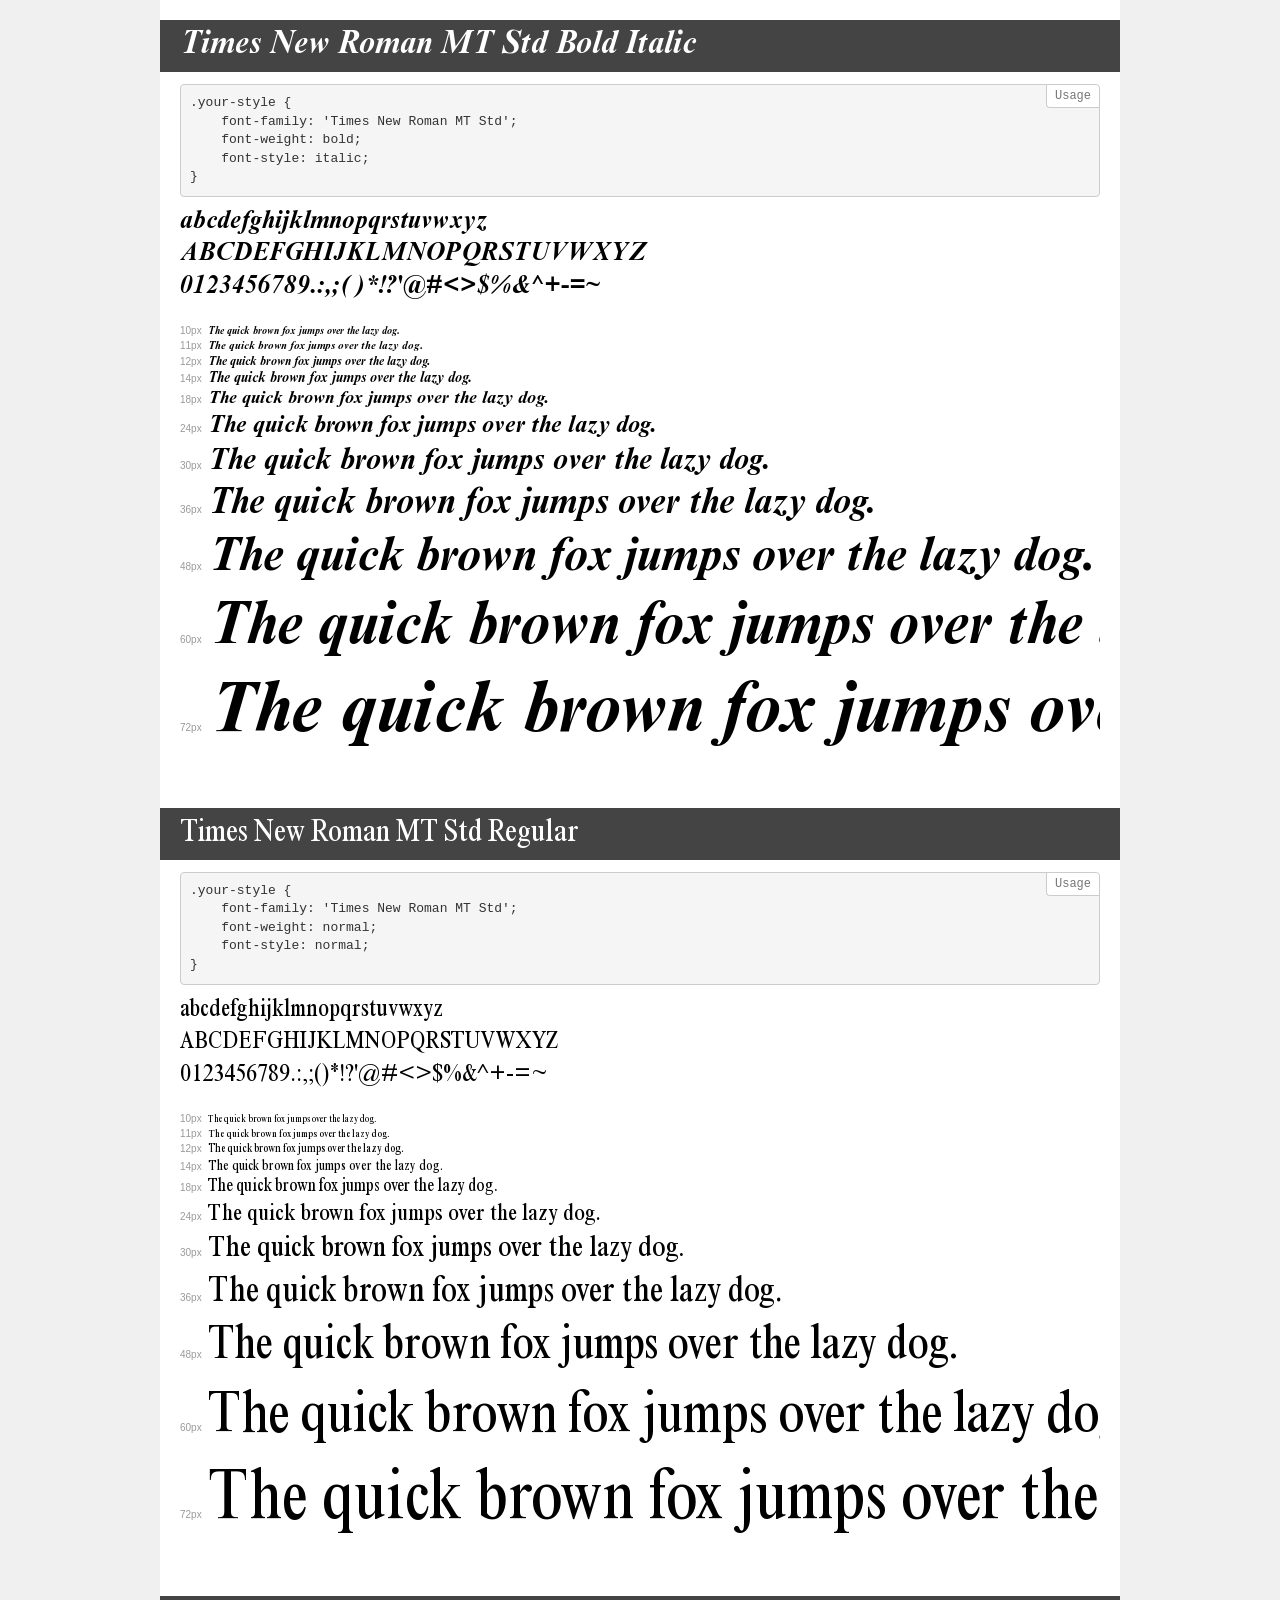
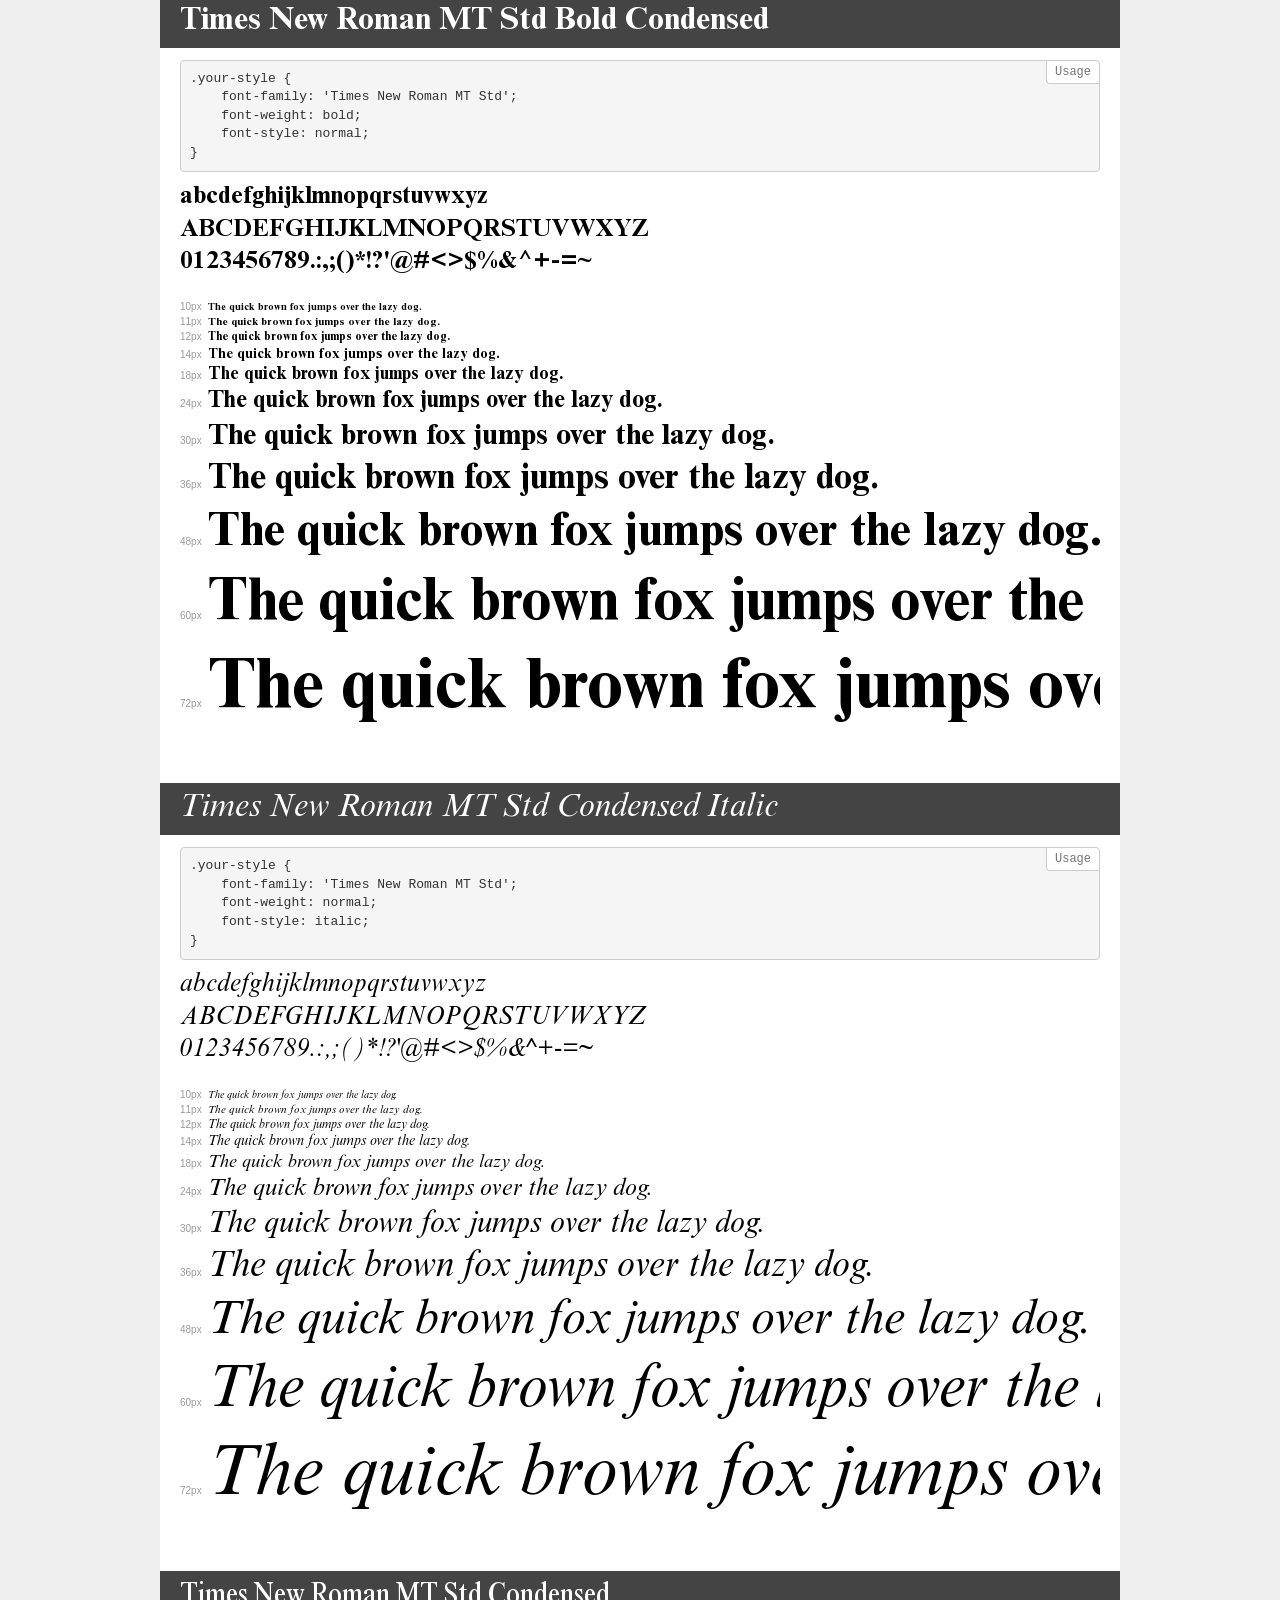
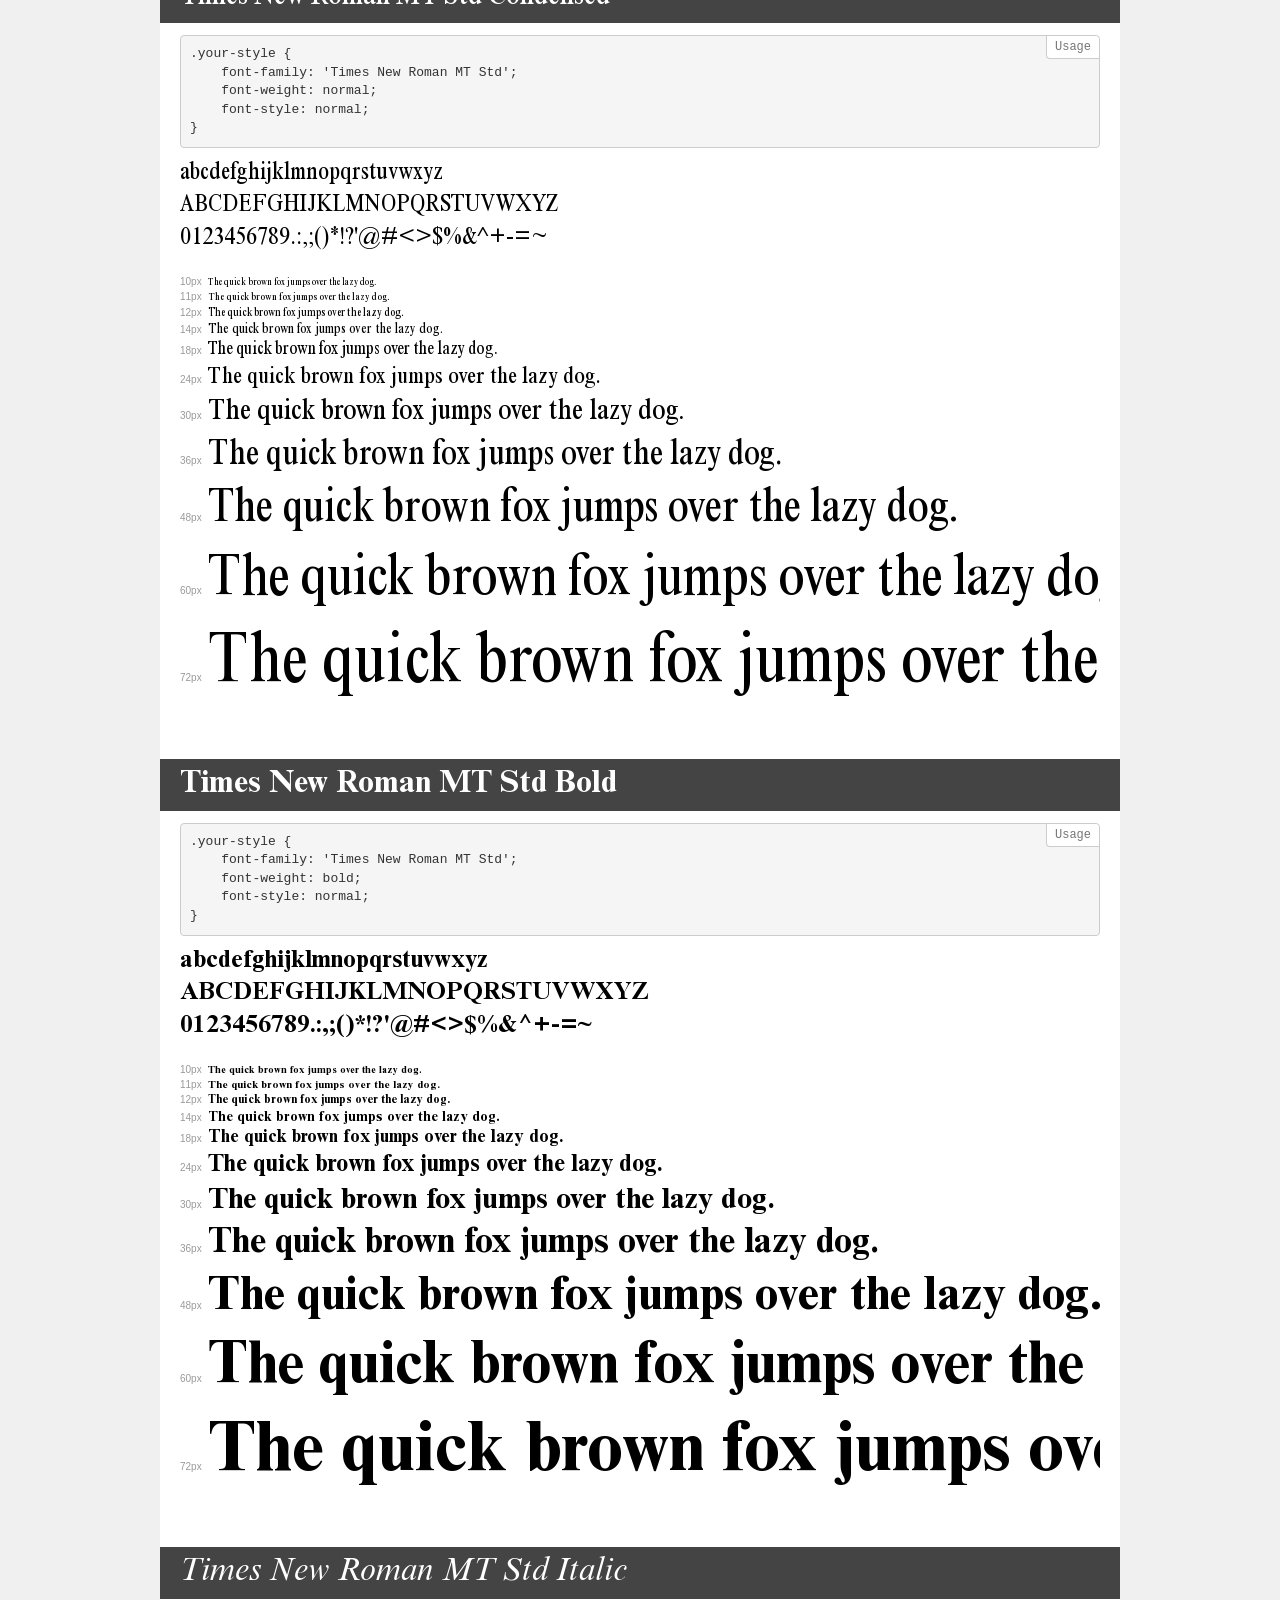
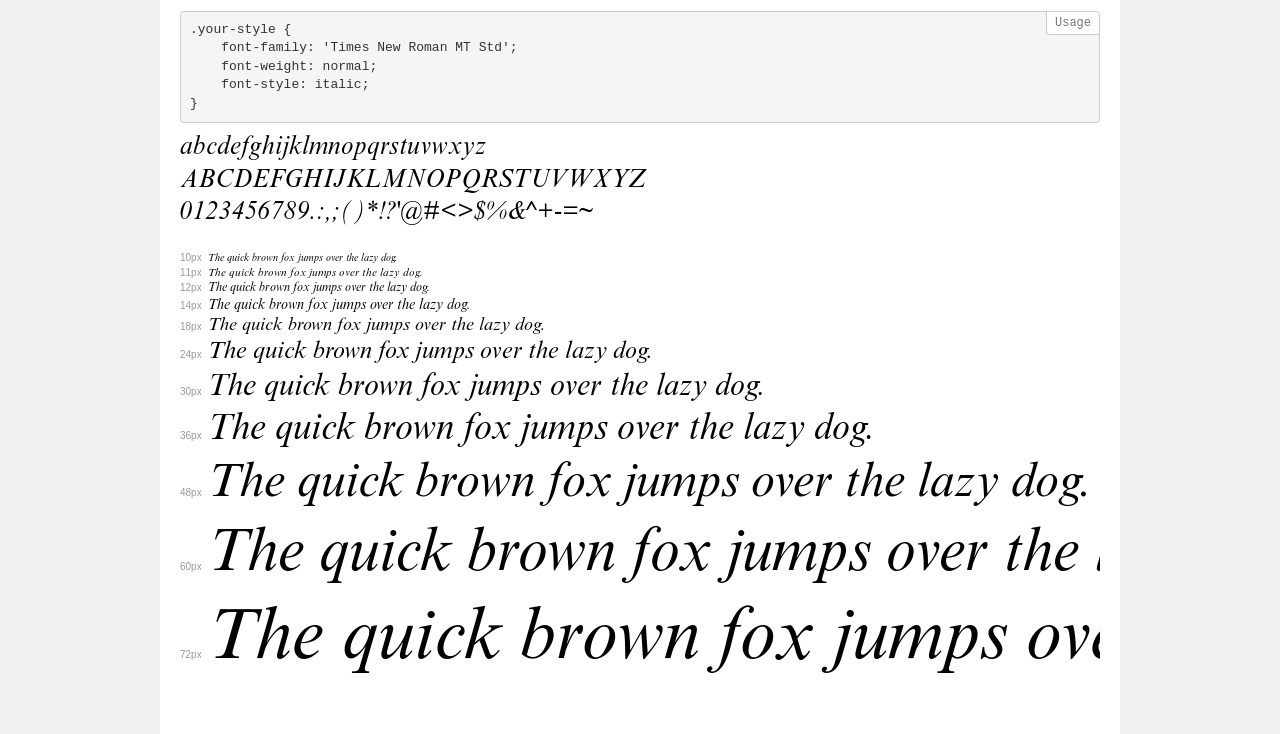
<file: website (old)/fonts/00_Families/Times/demo.html>
<!DOCTYPE html>
<html lang="en">
<head>
    <meta charset="utf-8">
    <meta http-equiv="X-UA-Compatible" content="IE=edge">
    <meta name="viewport" content="width=device-width, initial-scale=1">
    <meta name="robots" content="noindex, noarchive">
    <meta name="format-detection" content="telephone=no">
    <title>Transfonter demo</title>
    <link href="stylesheet.css" rel="stylesheet">
    <style>
        /*
        http://meyerweb.com/eric/tools/css/reset/
        v2.0 | 20110126
        License: none (public domain)
        */
        html, body, div, span, applet, object, iframe,
        h1, h2, h3, h4, h5, h6, p, blockquote, pre,
        a, abbr, acronym, address, big, cite, code,
        del, dfn, em, img, ins, kbd, q, s, samp,
        small, strike, strong, sub, sup, tt, var,
        b, u, i, center,
        dl, dt, dd, ol, ul, li,
        fieldset, form, label, legend,
        table, caption, tbody, tfoot, thead, tr, th, td,
        article, aside, canvas, details, embed,
        figure, figcaption, footer, header, hgroup,
        menu, nav, output, ruby, section, summary,
        time, mark, audio, video {
            margin: 0;
            padding: 0;
            border: 0;
            font-size: 100%;
            font: inherit;
            vertical-align: baseline;
        }
        /* HTML5 display-role reset for older browsers */
        article, aside, details, figcaption, figure,
        footer, header, hgroup, menu, nav, section {
            display: block;
        }
        body {
            line-height: 1;
        }
        ol, ul {
            list-style: none;
        }
        blockquote, q {
            quotes: none;
        }
        blockquote:before, blockquote:after,
        q:before, q:after {
            content: '';
            content: none;
        }
        table {
            border-collapse: collapse;
            border-spacing: 0;
        }
        /* demo styles */
        body {
            background: #f0f0f0;
            color: #000;
        }
        .page {
            background: #fff;
            width: 920px;
            margin: 0 auto;
            padding: 20px 20px 0 20px;
            overflow: hidden;
        }
        .font-container {
            overflow-x: auto;
            overflow-y: hidden;
            margin-bottom: 40px;
            line-height: 1.3;
            white-space: nowrap;
            padding-bottom: 5px;
        }
        h1 {
            position: relative;
            background: #444;
            font-size: 32px;
            color: #fff;
            padding: 10px 20px;
            margin: 0 -20px 12px -20px;
        }
        .letters {
            font-size: 25px;
            margin-bottom: 20px;
        }
        .s10:before {
            content: '10px';
        }
        .s11:before {
            content: '11px';
        }
        .s12:before {
            content: '12px';
        }
        .s14:before {
            content: '14px';
        }
        .s18:before {
            content: '18px';
        }
        .s24:before {
            content: '24px';
        }
        .s30:before {
            content: '30px';
        }
        .s36:before {
            content: '36px';
        }
        .s48:before {
            content: '48px';
        }
        .s60:before {
            content: '60px';
        }
        .s72:before {
            content: '72px';
        }
        .s10:before, .s11:before, .s12:before, .s14:before,
        .s18:before, .s24:before, .s30:before, .s36:before,
        .s48:before, .s60:before, .s72:before {
            font-family: Arial, sans-serif;
            font-size: 10px;
            font-weight: normal;
            font-style: normal;
            color: #999;
            padding-right: 6px;
        }
        pre {
            display: block;
            position: relative;
            padding: 9px;
            margin: 0 0 10px;
            font-family: Monaco, Menlo, Consolas, "Courier New", monospace;
            font-size: 13px;
            line-height: 1.428571429;
            color: #333;
            font-weight: normal;
            font-style: normal;
            background-color: #f5f5f5;
            border: 1px solid #ccc;
            overflow-x: auto;
            border-radius: 4px;
        }
        pre:after {
            display: block;
            position: absolute;
            right: 0;
            top: 0;
            content: 'Usage';
            line-height: 1;
            padding: 5px 8px;
            font-size: 12px;
            color: #767676;
            background-color: #fff;
            border: 1px solid #ccc;
            border-right: none;
            border-top: none;
            border-radius: 0 4px 0 4px;
            z-index: 10;
        }
        /* responsive */
        @media (max-width: 959px) {
            .page {
                width: auto;
                margin: 0;
            }
        }
    </style>
</head>
<body>
<div class="page">
    <div class="demo">
        <h1 style="font-family: 'Times New Roman MT Std'; font-weight: bold; font-style: italic;">Times New Roman MT Std Bold Italic</h1>
        <pre>.your-style {
    font-family: 'Times New Roman MT Std';
    font-weight: bold;
    font-style: italic;
}</pre>
        <div class="font-container" style="font-family: 'Times New Roman MT Std'; font-weight: bold; font-style: italic;">
            <p class="letters">
                abcdefghijklmnopqrstuvwxyz<br>
ABCDEFGHIJKLMNOPQRSTUVWXYZ<br>
                0123456789.:,;()*!?'@#<>$%&^+-=~
            </p>
            <p class="s10" style="font-size: 10px;">The quick brown fox jumps over the lazy dog.</p>
            <p class="s11" style="font-size: 11px;">The quick brown fox jumps over the lazy dog.</p>
            <p class="s12" style="font-size: 12px;">The quick brown fox jumps over the lazy dog.</p>
            <p class="s14" style="font-size: 14px;">The quick brown fox jumps over the lazy dog.</p>
            <p class="s18" style="font-size: 18px;">The quick brown fox jumps over the lazy dog.</p>
            <p class="s24" style="font-size: 24px;">The quick brown fox jumps over the lazy dog.</p>
            <p class="s30" style="font-size: 30px;">The quick brown fox jumps over the lazy dog.</p>
            <p class="s36" style="font-size: 36px;">The quick brown fox jumps over the lazy dog.</p>
            <p class="s48" style="font-size: 48px;">The quick brown fox jumps over the lazy dog.</p>
            <p class="s60" style="font-size: 60px;">The quick brown fox jumps over the lazy dog.</p>
            <p class="s72" style="font-size: 72px;">The quick brown fox jumps over the lazy dog.</p>
        </div>
    </div>
    <div class="demo">
        <h1 style="font-family: 'Times New Roman MT Std'; font-weight: normal; font-style: normal;">Times New Roman MT Std Regular</h1>
        <pre>.your-style {
    font-family: 'Times New Roman MT Std';
    font-weight: normal;
    font-style: normal;
}</pre>
        <div class="font-container" style="font-family: 'Times New Roman MT Std'; font-weight: normal; font-style: normal;">
            <p class="letters">
                abcdefghijklmnopqrstuvwxyz<br>
ABCDEFGHIJKLMNOPQRSTUVWXYZ<br>
                0123456789.:,;()*!?'@#<>$%&^+-=~
            </p>
            <p class="s10" style="font-size: 10px;">The quick brown fox jumps over the lazy dog.</p>
            <p class="s11" style="font-size: 11px;">The quick brown fox jumps over the lazy dog.</p>
            <p class="s12" style="font-size: 12px;">The quick brown fox jumps over the lazy dog.</p>
            <p class="s14" style="font-size: 14px;">The quick brown fox jumps over the lazy dog.</p>
            <p class="s18" style="font-size: 18px;">The quick brown fox jumps over the lazy dog.</p>
            <p class="s24" style="font-size: 24px;">The quick brown fox jumps over the lazy dog.</p>
            <p class="s30" style="font-size: 30px;">The quick brown fox jumps over the lazy dog.</p>
            <p class="s36" style="font-size: 36px;">The quick brown fox jumps over the lazy dog.</p>
            <p class="s48" style="font-size: 48px;">The quick brown fox jumps over the lazy dog.</p>
            <p class="s60" style="font-size: 60px;">The quick brown fox jumps over the lazy dog.</p>
            <p class="s72" style="font-size: 72px;">The quick brown fox jumps over the lazy dog.</p>
        </div>
    </div>
    <div class="demo">
        <h1 style="font-family: 'Times New Roman MT Std'; font-weight: bold; font-style: normal;">Times New Roman MT Std Bold Condensed</h1>
        <pre>.your-style {
    font-family: 'Times New Roman MT Std';
    font-weight: bold;
    font-style: normal;
}</pre>
        <div class="font-container" style="font-family: 'Times New Roman MT Std'; font-weight: bold; font-style: normal;">
            <p class="letters">
                abcdefghijklmnopqrstuvwxyz<br>
ABCDEFGHIJKLMNOPQRSTUVWXYZ<br>
                0123456789.:,;()*!?'@#<>$%&^+-=~
            </p>
            <p class="s10" style="font-size: 10px;">The quick brown fox jumps over the lazy dog.</p>
            <p class="s11" style="font-size: 11px;">The quick brown fox jumps over the lazy dog.</p>
            <p class="s12" style="font-size: 12px;">The quick brown fox jumps over the lazy dog.</p>
            <p class="s14" style="font-size: 14px;">The quick brown fox jumps over the lazy dog.</p>
            <p class="s18" style="font-size: 18px;">The quick brown fox jumps over the lazy dog.</p>
            <p class="s24" style="font-size: 24px;">The quick brown fox jumps over the lazy dog.</p>
            <p class="s30" style="font-size: 30px;">The quick brown fox jumps over the lazy dog.</p>
            <p class="s36" style="font-size: 36px;">The quick brown fox jumps over the lazy dog.</p>
            <p class="s48" style="font-size: 48px;">The quick brown fox jumps over the lazy dog.</p>
            <p class="s60" style="font-size: 60px;">The quick brown fox jumps over the lazy dog.</p>
            <p class="s72" style="font-size: 72px;">The quick brown fox jumps over the lazy dog.</p>
        </div>
    </div>
    <div class="demo">
        <h1 style="font-family: 'Times New Roman MT Std'; font-weight: normal; font-style: italic;">Times New Roman MT Std Condensed Italic</h1>
        <pre>.your-style {
    font-family: 'Times New Roman MT Std';
    font-weight: normal;
    font-style: italic;
}</pre>
        <div class="font-container" style="font-family: 'Times New Roman MT Std'; font-weight: normal; font-style: italic;">
            <p class="letters">
                abcdefghijklmnopqrstuvwxyz<br>
ABCDEFGHIJKLMNOPQRSTUVWXYZ<br>
                0123456789.:,;()*!?'@#<>$%&^+-=~
            </p>
            <p class="s10" style="font-size: 10px;">The quick brown fox jumps over the lazy dog.</p>
            <p class="s11" style="font-size: 11px;">The quick brown fox jumps over the lazy dog.</p>
            <p class="s12" style="font-size: 12px;">The quick brown fox jumps over the lazy dog.</p>
            <p class="s14" style="font-size: 14px;">The quick brown fox jumps over the lazy dog.</p>
            <p class="s18" style="font-size: 18px;">The quick brown fox jumps over the lazy dog.</p>
            <p class="s24" style="font-size: 24px;">The quick brown fox jumps over the lazy dog.</p>
            <p class="s30" style="font-size: 30px;">The quick brown fox jumps over the lazy dog.</p>
            <p class="s36" style="font-size: 36px;">The quick brown fox jumps over the lazy dog.</p>
            <p class="s48" style="font-size: 48px;">The quick brown fox jumps over the lazy dog.</p>
            <p class="s60" style="font-size: 60px;">The quick brown fox jumps over the lazy dog.</p>
            <p class="s72" style="font-size: 72px;">The quick brown fox jumps over the lazy dog.</p>
        </div>
    </div>
    <div class="demo">
        <h1 style="font-family: 'Times New Roman MT Std'; font-weight: normal; font-style: normal;">Times New Roman MT Std Condensed</h1>
        <pre>.your-style {
    font-family: 'Times New Roman MT Std';
    font-weight: normal;
    font-style: normal;
}</pre>
        <div class="font-container" style="font-family: 'Times New Roman MT Std'; font-weight: normal; font-style: normal;">
            <p class="letters">
                abcdefghijklmnopqrstuvwxyz<br>
ABCDEFGHIJKLMNOPQRSTUVWXYZ<br>
                0123456789.:,;()*!?'@#<>$%&^+-=~
            </p>
            <p class="s10" style="font-size: 10px;">The quick brown fox jumps over the lazy dog.</p>
            <p class="s11" style="font-size: 11px;">The quick brown fox jumps over the lazy dog.</p>
            <p class="s12" style="font-size: 12px;">The quick brown fox jumps over the lazy dog.</p>
            <p class="s14" style="font-size: 14px;">The quick brown fox jumps over the lazy dog.</p>
            <p class="s18" style="font-size: 18px;">The quick brown fox jumps over the lazy dog.</p>
            <p class="s24" style="font-size: 24px;">The quick brown fox jumps over the lazy dog.</p>
            <p class="s30" style="font-size: 30px;">The quick brown fox jumps over the lazy dog.</p>
            <p class="s36" style="font-size: 36px;">The quick brown fox jumps over the lazy dog.</p>
            <p class="s48" style="font-size: 48px;">The quick brown fox jumps over the lazy dog.</p>
            <p class="s60" style="font-size: 60px;">The quick brown fox jumps over the lazy dog.</p>
            <p class="s72" style="font-size: 72px;">The quick brown fox jumps over the lazy dog.</p>
        </div>
    </div>
    <div class="demo">
        <h1 style="font-family: 'Times New Roman MT Std'; font-weight: bold; font-style: normal;">Times New Roman MT Std Bold</h1>
        <pre>.your-style {
    font-family: 'Times New Roman MT Std';
    font-weight: bold;
    font-style: normal;
}</pre>
        <div class="font-container" style="font-family: 'Times New Roman MT Std'; font-weight: bold; font-style: normal;">
            <p class="letters">
                abcdefghijklmnopqrstuvwxyz<br>
ABCDEFGHIJKLMNOPQRSTUVWXYZ<br>
                0123456789.:,;()*!?'@#<>$%&^+-=~
            </p>
            <p class="s10" style="font-size: 10px;">The quick brown fox jumps over the lazy dog.</p>
            <p class="s11" style="font-size: 11px;">The quick brown fox jumps over the lazy dog.</p>
            <p class="s12" style="font-size: 12px;">The quick brown fox jumps over the lazy dog.</p>
            <p class="s14" style="font-size: 14px;">The quick brown fox jumps over the lazy dog.</p>
            <p class="s18" style="font-size: 18px;">The quick brown fox jumps over the lazy dog.</p>
            <p class="s24" style="font-size: 24px;">The quick brown fox jumps over the lazy dog.</p>
            <p class="s30" style="font-size: 30px;">The quick brown fox jumps over the lazy dog.</p>
            <p class="s36" style="font-size: 36px;">The quick brown fox jumps over the lazy dog.</p>
            <p class="s48" style="font-size: 48px;">The quick brown fox jumps over the lazy dog.</p>
            <p class="s60" style="font-size: 60px;">The quick brown fox jumps over the lazy dog.</p>
            <p class="s72" style="font-size: 72px;">The quick brown fox jumps over the lazy dog.</p>
        </div>
    </div>
    <div class="demo">
        <h1 style="font-family: 'Times New Roman MT Std'; font-weight: normal; font-style: italic;">Times New Roman MT Std Italic</h1>
        <pre>.your-style {
    font-family: 'Times New Roman MT Std';
    font-weight: normal;
    font-style: italic;
}</pre>
        <div class="font-container" style="font-family: 'Times New Roman MT Std'; font-weight: normal; font-style: italic;">
            <p class="letters">
                abcdefghijklmnopqrstuvwxyz<br>
ABCDEFGHIJKLMNOPQRSTUVWXYZ<br>
                0123456789.:,;()*!?'@#<>$%&^+-=~
            </p>
            <p class="s10" style="font-size: 10px;">The quick brown fox jumps over the lazy dog.</p>
            <p class="s11" style="font-size: 11px;">The quick brown fox jumps over the lazy dog.</p>
            <p class="s12" style="font-size: 12px;">The quick brown fox jumps over the lazy dog.</p>
            <p class="s14" style="font-size: 14px;">The quick brown fox jumps over the lazy dog.</p>
            <p class="s18" style="font-size: 18px;">The quick brown fox jumps over the lazy dog.</p>
            <p class="s24" style="font-size: 24px;">The quick brown fox jumps over the lazy dog.</p>
            <p class="s30" style="font-size: 30px;">The quick brown fox jumps over the lazy dog.</p>
            <p class="s36" style="font-size: 36px;">The quick brown fox jumps over the lazy dog.</p>
            <p class="s48" style="font-size: 48px;">The quick brown fox jumps over the lazy dog.</p>
            <p class="s60" style="font-size: 60px;">The quick brown fox jumps over the lazy dog.</p>
            <p class="s72" style="font-size: 72px;">The quick brown fox jumps over the lazy dog.</p>
        </div>
    </div>
</div>
</body>
</html>
</file>
<file: website (old)/index.css>
*,
*:before,
*:after {
  margin: 0;
  box-sizing: border-box;
}

body, html {
  height: 100%;
  font-size: 16px;
}

@font-face {
  font-family: "fakt-nor";
  src: url("fonts/FaktPro-Normal.woff");
  src: url("fonts/FaktPro-Normal.woff2");
}

@font-face {
  font-family: "fakt-nor-ita";
  src: url("fonts/FaktPro-NormalItalic.woff");
  src: url("fonts/FaktPro-NormalItalic.woff2");
}

@font-face {
  font-family: "fakt-med";
  src: url("fonts/FaktPro-Medium.woff");
  src: url("fonts/FaktPro-Medium.woff2");
}

@font-face {
  font-family: "fakt-med-ita";
  src: url("fonts/FaktPro-MediumItalic.woff");
  src: url("fonts/FaktPro-MediumItalic.woff2");
}

@font-face {
  font-family: "times-rom";
  src: url("fonts/TimesNewRomanMTStd.woff");
  src: url("fonts/TimesNewRomanMTStd.woff2");
}

@font-face {
  font-family: "times-rom-ita";
  src: url("fonts/TimesNewRomanMTStd-Italic.woff");
  src: url("fonts/TimesNewRomanMTStd-Italic.woff2");
}

@font-face {
  font-family: "times-con";
  src: url("fonts/TimesNewRomanMTStd-Cond.woff");
  src: url("fonts/TimesNewRomanMTStd-Cond.woff2");
}

@font-face {
  font-family: "times-con-ita";
  src: url("fonts/TimesNewRomanMTStd-CondIt.woff");
  src: url("fonts/TimesNewRomanMTStd-CondIt.woff2");
}

@font-face {
  font-family: "times-bol-con";
  src: url("fonts/TTimesNewRomanMTStd-BoldCond.woff");
  src: url("fonts/TimesNewRomanMTStd-BoldCond.woff2");
}

@font-face {
  font-family: "times-sem";
  src: url("fonts/TimesLTStd-Semibold.woff");
  src: url("fonts/TimesLTStd-Semibold.woff");
}

a {
  text-decoration: none;
  color: inherit;
}

ul {
  padding-inline-start: 0px;
}

li {
  list-style: none;
  list-style-position: initial;
  list-style-image: initial;
  list-style-type: none;
}

@media only screen and (min-width: 1px) {
  .location-container {
    background: white;
    color: black;
  }

  .location-text {
    font-family: "fakt-med";
    font-size: 0.8rem;
    text-align: center;
    padding-top: 0.4rem;
    padding-bottom: 0.3rem;
  }

  #header-container {
    display: flex;
    flex-direction: column;
    justify-content: center;
    margin-bottom: 0rem;
    margin-left: 0%;
    margin-right: 0%;
    padding-top: 1.2rem;
    padding-bottom: 0.9rem;
    padding-left: 0.9rem;
    padding-right: 0.9rem;
  }

  #header-container:hover .name-center {
    /* width: 10%; */
  }

  .name-container {
    display: flex;
    justify-content: left;
    font-family: "fakt-nor";
    font-size: 2.4rem;
    letter-spacing: -1px;
    padding-left: 0.2rem;
    padding-right: 0.2rem;
  }

  .name-center {
    display: block;
    margin-left: 0.2rem;
    margin-right: -0.2rem;
    margin-bottom: 0.9rem;
    border-bottom: 3px solid;
    width: 100%;
    /* transition: width 4s; */
  }

  .targetDiv {
    display: block;
  }

  .navigation-menu {
    display: flex;
    flex-wrap: wrap;
    flex-direction: row;
    justify-content: flex-start;
    font-family: "fakt-med";
    font-size: 1.2rem;
  }

  .navigation-container {
    display: grid;
    padding-top: 0.6rem;
    padding-bottom: 2.4rem;
    padding-left: 1rem;
    padding-right: 1rem;
    grid-template-columns: 100%;
    grid-template-rows: repeat(2, auto);
    grid-template-areas:
      "navigation-subcontainer-1"
      "navigation-subcontainer-2"
  }

  #navigation-subcontainer-1 {
    grid-area: navigation-subcontainer-1;
  }

  #navigation-subcontainer-2 {
    grid-area: navigation-subcontainer-2;
  }

  .navigation-title {
    display: flex;
    flex-direction: row;
    font-family: "fakt-nor";
    font-size: 1.2rem;
    text-align: left;
    padding-bottom: 0.6rem;
  }

  #navigation-title-margin-1 {
    padding-top: 1.8rem;
  }

  #navigation-title-margin-2 {
    padding-top: 1.8rem;
  }

  .navigation-title-arrow {
    line-height: 1.2rem;
    padding-right: 0.6rem;
  }

  .navigation-text {
    font-family: "fakt-nor";
    font-size: 1.2rem;
    text-align: left;
  }

  i.navigation-text {
    font-family: "times-rom-ita";
  }

  .navigation-image {
    background: none;
    width: 50%;
    mix-blend-mode: multiply;
  }

  .dummy-container {
    display: grid;
    width: 100vw;
    background: black;
    margin-bottom: 1.2rem;
    padding-top: 4vw;
    padding-bottom: 2.4rem;
    padding-left: 4vw;
    padding-right: 4vw;
    height: auto;
    grid-template-columns: repeat(92, 1vw);
    grid-template-rows: auto;
    grid-auto-flow: row dense;
    grid-row-gap: 4vw;
  }

  #portrait-big {
    height: 40vw;
    width: auto;
  }

  #horizontal-big {
    height: auto;
    width: 44vw;
  }

  #horizontal-big-mobile {
    height: auto;
    width: 56vw;
  }

  .dummy-image-portrait {
    height: 48vw;
    width: auto;
  }

  .dummy-image-horizontal {
    height: auto;
    width: 44vw;
  }

  #dummy1 {
    align-self: start;
    justify-self: start;
    grid-column: 1 / 45;
  }

  #dummy2 {
    align-self: end;
    justify-self: start;
    grid-column: 49 / 93;
  }

  #dummy3 {
    align-self: start;
    justify-self: start;
    grid-column: 49 / 93;
  }

  #dummy4 {
    align-self: center;
    justify-self: center;
    grid-column: 1 / 45;
  }

  #dummy5 {
    align-self: center;
    justify-self: center;
    grid-column: 1 / 93;
  }

  #dummy6 {
    align-self: end;
    justify-self: end;
    grid-column: 1 / 45;
  }

  #dummy7 {
    align-self: start;
    justify-self: end;
    grid-column: 49 / 93;
  }

  #dummy8 {
    align-self: end;
    justify-self: start;
    grid-column: 1 / 93;
  }

  #dummy9 {
    align-self: center;
    justify-self: center;
    grid-column: 1 / 93;
  }

  #dummy10 {
    align-self: end;
    justify-self: end;
    grid-column: 1 / 45;
  }

  #dummy11 {
    align-self: start;
    justify-self: end;
    grid-column: 49 / 93;
  }

  #dummy12 {
    align-self: start;
    justify-self: start;
    grid-column: 1 / 45;
  }

  #dummy13 {
    align-self: end;
    justify-self: start;
    grid-column: 49 / 93;
  }

  #dummy14 {
    align-self: end;
    justify-self: end;
    grid-column: 1 / 93;
  }

  #dummy15 {
    align-self: center;
    justify-self: center;
    grid-column: 1 / 93;
  }

  #dummy16 {
    align-self: end;
    justify-self: start;
    grid-column: 1 / 45;
  }

  #dummy17 {
    align-self: start;
    justify-self: start;
    grid-column: 49 / 93;
  }

  #dummy18 {
    align-self: end;
    justify-self: center;
    grid-column: 1 / 93;
  }

  #dummy19 {
    align-self: end;
    justify-self: center;
    grid-column: 1 / 45;
  }

  #dummy20 {
    align-self: end;
    justify-self: center;
    grid-column: 49 / 93;
  }

  .playlist-container {
    display: flex;
    flex-direction: row;
  }

  .playlist-container:hover {
    color: white;
  }

  .button {
    background: none;
    margin: 2px;
    padding: 5px 12px 3px 12px;
    border: 2px solid;
    border-radius: 5rem;
    /* BUTTON VERKLEINING */
    font-family: "fakt-med";
    font-size: 1rem;
  }

  .button:hover {
    color: white;
    border-color: white;
  }

  .button:focus {
    color: white;
    border-color: white;
  }

  button:hover {
    cursor: pointer
  }

  button:focus {
    outline: 0;
  }

  #button-margin-header {
    margin-top: 0.6rem;
    margin-right: 0.45rem;
  }

  #button-radio {
    display: none;
  }

  #button-margin-footer {
    margin-bottom: 0.6rem;
    margin-right: 0.6rem;
  }

  .button-text {
    font-family: "fakt-nor-ita";
  }

  .button-text:hover {
    color: white;
  }

  #button-text-playlist {
    width: auto;
    padding-right: 1.5rem;
    font-family: "fakt-nor";
  }

  .text-italic {
    font-family: "fakt-nor-ita";
  }

  .main-container {
    display: grid;
    height: auto;
    margin-left: 0.6rem;
    margin-right: 0.6rem;
    padding-bottom: 1.2rem;
    grid-gap: 0.6rem;
    grid-template-columns: 100%;
    grid-template-rows: repeat(6, auto);
    grid-template-areas:
      "project1"
      "project2"
      "project4"
      "project3"
      "project5"
      "project6"
  }

  .figure {
    position: relative;
    background: none;
    width: 100%;
  }

  .figure img.image-hover {
    position: absolute;
    top: 0;
    right: 0;
    left: 0;
    bottom: 0;
    object-fit: contain;
    opacity: 0;
    transition: opacity .1s;
  }

  .figure:hover img.image-hover {
    opacity: 1;
  }

  .project-container:hover {
    color: white;
  }

  figcaption {
    display: flex;
    justify-content: space-between;
  }

  figcaption span {
    padding-top: 0.6rem;
    padding-bottom: 0.6rem;
    padding-left: 0.6rem;
    padding-right: 0.6rem;
    font-family: "fakt-nor";
    font-size: 1.2rem;
    line-height: 1.4rem;
  }

  nav {
    background: none;
  }

  #project1 {
    background: none;
    grid-area: project1;
  }

  #project2 {
    background: none;
    grid-area: project2;
  }

  #project3 {
    background: none;
    grid-area: project3;
  }

  #project4 {
    background: none;
    grid-area: project4;
  }

  #project5 {
    background: none;
    grid-area: project5;
  }

  #project6 {
    background: none;
    grid-area: project6;
  }

  #project7 {
    background: none;
    grid-area: project7;
  }

  #project8 {
    background: none;
    grid-area: project8;
  }

  #project9 {
    background: none;
    grid-area: project9;
  }

  #project10 {
    background: none;
    grid-area: project10;
  }

  #project11 {
    background: none;
    grid-area: project11;
  }

  #project12 {
    background: none;
    grid-area: project12;
  }

  .follow-container {
    display: flex;
    justify-content: center;
    align-items: center;
    background: white;
    color: black;
    padding: 2.4rem;
    padding-top: 3rem;
  }

  .follow-button {
    font-family: "times-con";
    font-size: 2rem;
    line-height: 2rem;
    text-align: center;
  }

  footer {
    background: black;
    color: white;
    font-family: "fakt-nor";
    font-size: 1rem;
  }

  .footer-container {
    display: grid;
    align-self: flex-start;
    margin-left: 0.6rem;
    margin-right: 0.6rem;
    padding-top: 2.4rem;
    padding-bottom: 2.4rem;
    padding-left: 0.6rem;
    padding-right: 0.6rem;
    grid-gap: 1.2rem;
    grid-template-columns: 100%;
    grid-template-rows: auto auto 1fr auto auto;
    grid-template-areas:
      "footer-projects"
      "footer-text"
      "footer-image"
      "footer-contact"
      "footer-adress"
      "footer-socials"
  }

  #footer-projects {
    grid-area: footer-projects;
  }

  #footer-text {
    grid-area: footer-text;
  }

  #footer-adress {
    grid-area: footer-adress;
  }

  #footer-contact {
    grid-area: footer-contact;
  }

  #footer-image {
    grid-area: footer-image;
  }

  #footer-socials {
    display: flex;
    flex-wrap: wrap;
    justify-content: flex-start;
    background-color: none;
    padding-top: 1.2rem;
    border-top: 2px solid;
    grid-area: footer-socials;
  }

  #footer-figure {
    border: 2px solid;
  }

  .button-footer {
    background: none;
    padding: 5px 12px 3px 12px;
    border: 2px solid;
    border-radius: 5rem;
    font-family: "fakt-med";
    font-size: 1rem;
    color: white;
  }
}

@media only screen and (min-width: 375px) {
  .name-container {
    font-size: 2.7rem;
    letter-spacing: -1px;
  }

  .name-center {
    margin-left: 0.2rem;
    margin-right: -0.2rem;
    margin-bottom: 1rem;
    border-bottom: 3px solid;
    /* transition: width 4s; */
  }

  #button-radio {
    display: block;
    margin-top: 0.6rem;
  }
}

@media only screen and (min-width: 640px) {
  #header-container {
    margin-left: 4vw;
    margin-right: 4vw;
  }

  .name-container {
    padding-left: 0rem;
    padding-right: 0rem;
  }

  .navigation-container {
    margin-left: 4vw;
    margin-right: 4vw;
    padding-bottom: 3.6rem;
    padding-left: 0.9rem;
    padding-right: 0.9rem;
  }

  .name-right {
    display: block;
  }

  .targetDiv {
    display: flex;
    flex-direction: row;
    text-align: center;
  }

  .navigation-text {
    font-family: "fakt-nor";
    font-size: 1.8rem;
    line-height: 2.1rem;
    text-align: left;
  }

  .dummy-container {
    margin-bottom: 4vw;
    padding-top: 4vw;
    padding-bottom: 4vw;
  }

  #portrait-big {
    height: 40vw;
    width: auto;
  }

  #horizontal-big {
    height: 32vw;
    width: auto;
  }

  .dummy-image-portrait {
    height: 32vw;
    width: auto;
  }

  .dummy-image-horizontal {
    height: auto;
    width: 28vw;
  }

  #horizontal-big-mobile {
    height: auto;
    width: 28vw;
  }

  #dummy1 {
    align-self: start;
    justify-self: start;
    grid-column: 1 / 29;
  }

  #dummy2 {
    align-self: end;
    justify-self: start;
    grid-column: 33 / 61;
  }

  #dummy3 {
    align-self: start;
    justify-self: start;
    grid-column: 65 / 93;
  }

  #dummy4 {
    align-self: center;
    justify-self: center;
    grid-column: 1 / 93;
  }

  #dummy5 {
    align-self: start;
    justify-self: start;
    grid-column: 1 / 29;
  }

  #dummy6 {
    align-self: end;
    justify-self: start;
    grid-column: 33 / 61;
  }

  #dummy7 {
    align-self: start;
    justify-self: end;
    grid-column: 65 / 93;
  }

  #dummy8 {
    align-self: end;
    justify-self: start;
    grid-column: 1 / 45;
  }

  #dummy9 {
    align-self: start;
    justify-self: start;
    grid-column: 49 / 93;
  }

  #dummy10 {
    align-self: end;
    justify-self: end;
    grid-column: 1 / 45;
  }

  #dummy11 {
    align-self: start;
    justify-self: center;
    grid-column: 49 / 93;
  }

  #dummy12 {
    align-self: start;
    justify-self: start;
    grid-column: 1 / 29;
  }

  #dummy13 {
    align-self: end;
    justify-self: start;
    grid-column: 33 / 61;
  }

  #dummy14 {
    align-self: end;
    justify-self: end;
    grid-column: 65 / 93;
  }

  #dummy15 {
    align-self: center;
    justify-self: center;
    grid-column: 1 / 93;
  }

  #dummy16 {
    align-self: end;
    justify-self: center;
    grid-column: 1 / 45;
  }

  #dummy17 {
    align-self: start;
    justify-self: start;
    grid-column: 49 / 93;
  }

  #dummy18 {
    align-self: end;
    justify-self: start;
    grid-column: 1 / 29;
  }

  #dummy19 {
    align-self: end;
    justify-self: start;
    grid-column: 33 / 61;
  }

  #dummy20 {
    align-self: end;
    justify-self: start;
    grid-column: 65 / 93;
  }

  .main-container {
    margin-left: 4vw;
    margin-right: 4vw;
    grid-gap: 4px;
    grid-template-columns: repeat(2, 1fr);
    grid-template-rows: repeat(6, auto);
    grid-template-areas:
      "project1 project2"
      "project3 project4"
      "project5 project6"
      "project7 project8"
      "project9 project10"
      "project11 project12"
  }

  .follow-container {
    display: flex;
    padding: 3rem;
    padding-top: 3.6rem;
  }

  .follow-button {
    font-family: "times-con";
    font-size: 3rem;
    line-height: 3rem;
    text-align: center;
  }

  .footer-container {
    display: grid;
    align-self: flex-start;
    margin-left: 4vw;
    margin-right: 4vw;
    padding-top: 3.6rem;
    padding-bottom: 2.4rem;
    padding-left: 0.6rem;
    padding-right: 0.6rem;
    grid-gap: 1.2rem;
    grid-template-columns: repeat(2, 1fr);
    grid-template-rows: auto auto 1fr auto;
    grid-template-areas:
      "footer-text footer-image"
      "footer-contact footer-image"
      "footer-adress footer-image"
      "footer-socials footer-socials"
  }

  .button-footer {
    background: none;
    padding: 5px 14px 3px 14px;
    border: 2px solid;
    border-radius: 5rem;
    font-family: "fakt-med";
    font-size: 1.2rem;
  }
}

@media only screen and (min-width: 960px) {
  #header-container {
    flex-direction: row;
    justify-content: space-between;
    padding-top: 1.8rem;
    padding-bottom: 0.6rem;
    padding-left: 0.6rem;
    padding-right: 0.6rem;
  }

  .name-container {
    width: 50%;
  }

  #button-margin-header {
    margin-top: 0rem;
    margin-right: 0.45rem;
  }

  #button-radio {
    display: block;
    margin-top: 0rem;
  }

  .button {
    background: none;
    padding: 5px 14px 3px 14px;
    border: 2px solid;
    border-radius: 5rem;
    /* BUTTON VERGROTING  */
    font-family: "fakt-med";
    font-size: 1.2rem;
  }

  .navigation-container {
    grid-gap: 1.8rem;
    grid-template-columns: repeat(2, 1fr);
    grid-template-rows: repeat(1, auto);
    grid-template-areas:
      "navigation-subcontainer-1 navigation-subcontainer-2"
  }

  #navigation-title-margin-2 {
    padding-top: 0rem;
  }
}

@media only screen and (min-width: 1920px) {
  #header-container {
    margin-left: 8vw;
    margin-right: 8vw;
  }

  .name-container {
    width: 33%;
  }

  .navigation-container {
    margin-left: 8vw;
    margin-right: 8vw;
    grid-gap: 1.8rem;
    grid-template-columns: repeat(3, 1fr);
    grid-template-rows: repeat(1, auto);
    grid-template-areas:
      "navigation-subcontainer-1 navigation-subcontainer-2 navigation-subcontainer-empty"
  }

  #navigation-subcontainer-empty {
    grid-area: navigation-empty;
  }

  .main-container {
    margin-left: 8vw;
    margin-right: 8vw;
    grid-template-columns: repeat(3, 1fr);
    grid-template-rows: repeat(2, auto);
    grid-template-areas:
      "project1 project2 project4"
      "project3 project5 project6"
  }

  .footer-container {
    margin-left: 8vw;
    margin-right: 8vw;
    grid-template-columns: repeat(3, 1fr);
    grid-template-rows: auto auto 1fr auto;
    grid-template-areas:
      "footer-text footer-image footer-empty"
      "footer-contact footer-image footer-empty"
      "footer-adress footer-image footer-empty"
      "footer-socials footer-socials footer-socials"
  }

  #navigation-subcontainer-3 {
    grid-area: footer-empty;
  }
}
</file>
<file: website (old)/projects.css>
*,
*:before,
*:after {
  margin: 0;
  box-sizing: border-box;
}

main {
  background: white;
}

@media only screen and (min-width: 1px) {
  .project-title {
    font-family: "fakt-nor";
    font-size: 2.4rem;
    letter-spacing: -1px;
    line-height: 2.8rem;
    text-align: left;
    padding-top: 1.2rem;
    padding-bottom: 0.9rem;
  }

  .project-text-italic {
    font-family: "fakt-nor-ita";
  }

  .cover-container {
    max-height: 30rem;
    background: black;
  }

  #cover-container-background-1 {
    background: #2d7ff6;
  }

  #cover-image {
    max-width: 100%;
    max-height: 30rem;
    display: block;
    margin-left: auto;
    margin-right: auto;
  }

  .projects-follow-container {
    display: flex;
    justify-content: center;
    align-items: center;
    background: transparent;
    color: black;
    padding: 2.4rem;
    padding-top: 3rem;
  }

  .projects-follow-button {
    font-family: "times-con";
    font-size: 2rem;
    line-height: 2rem;
    text-align: center;
  }

  .projects-follow-button:hover {
    color: white;
  }

  .project-text-container {
    display: grid;
    padding-top: 0.6rem;
    padding-bottom: 2.4rem;
    padding-left: 1rem;
    padding-right: 1rem;
    grid-gap: 4px;
    grid-template-columns: 100%;
    grid-template-rows: repeat(2, auto);
    grid-template-areas:
      "project-title"
      "project-text-subcontainer"
  }

  .project-buttons-container {
    display: flex;
    flex-direction: row;
    justify-content: center;
    align-items: flex-start;
    padding-top: 0.6rem;
    padding-bottom: 1.8rem;
    padding-left: 0.9rem;
    padding-right: 0.9rem;
  }


  #project-title {
    grid-area: project-title;
  }

  #project-text-subcontainer {
    grid-area: project-text-subcontainer;
  }

  #project-text-subcontainer-empty {
    grid-area: project-text-subcontainer-empty;
  }

  .button-project {
    background: none;
    margin: 2px;
    margin-left: calc(0.3rem);
    margin-right: calc(0.3rem);
    padding: 5px 12px 3px 12px;
    border: 2px solid;
    border-radius: 5rem;
    font-family: "fakt-med";
    font-size: 1rem;
  }

  .project1-container {
    display: grid;
    height: auto;
    margin-left: 0.6rem;
    margin-right: 0.6rem;
    padding-bottom: 1.2rem;
    grid-gap: 0.6rem;
    grid-template-columns: 100%;
    grid-template-rows: repeat(14, auto);
    grid-template-areas:
      "project-image-1"
      "project-image-2"
      "project-image-3"
      "project-image-4"
      "project-image-5"
      "project-image-6"
      "project-image-7"
      "project-image-8"
      "project-image-9"
      "project-image-10"
      "project-image-11"
      "project-image-12"
      "project-image-13"
      "project-image-14"
  }

  .project2-container {
    display: grid;
    height: auto;
    margin-left: 0.6rem;
    margin-right: 0.6rem;
    padding-bottom: 1.2rem;
    grid-gap: 0.6rem;
    grid-template-columns: 100%;
    grid-template-rows: repeat(10, auto);
    grid-template-areas:
      "project-image-1"
      "project-image-2"
      "project-image-3"
      "project-image-4"
      "project-image-5"
      "project-image-6"
      "project-image-7"
      "project-image-8"
      "project-image-9"
      "project-image-10"
  }

  .project3-container {
    display: grid;
    height: auto;
    margin-left: 0.6rem;
    margin-right: 0.6rem;
    padding-bottom: 1.2rem;
    grid-gap: 0.6rem;
    grid-template-columns: 100%;
    grid-template-rows: repeat(3, auto);
    grid-template-areas:
      "project-image-1"
      "project-image-2"
      "project-image-3"
  }

  .project4-container {
    display: grid;
    height: auto;
    margin-left: 0.6rem;
    margin-right: 0.6rem;
    padding-bottom: 1.2rem;
    grid-gap: 0.6rem;
    grid-template-columns: 100%;
    grid-template-rows: repeat(10, auto);
    grid-template-areas:
      "project-image-1"
      "project-image-2"
      "project-image-3"
      "project-image-4"
      "project-image-5"
      "project-image-6"
      "project-image-7"
      "project-image-8"
      "project-image-9"
      "project-image-10"
  }

  .project5-container {
    display: grid;
    height: auto;
    margin-left: 0.6rem;
    margin-right: 0.6rem;
    padding-bottom: 1.2rem;
    grid-gap: 0.6rem;
    grid-template-columns: 100%;
    grid-template-rows: repeat(8, auto);
    grid-template-areas:
      "project-image-1"
      "project-image-2"
      "project-image-3"
      "project-image-4"
      "project-image-5"
      "project-image-6"
      "project-image-7"
      "project-image-8"
  }

  .project6-container {
    display: grid;
    height: auto;
    margin-left: 0.6rem;
    margin-right: 0.6rem;
    padding-bottom: 1.2rem;
    grid-gap: 0.6rem;
    grid-template-columns: 100%;
    grid-template-rows: repeat(4, auto);
    grid-template-areas:
      "project-image-1"
      "project-image-2"
      "project-image-3"
      "project-image-4"
  }

  #project-image-1 {
    grid-area: project-image-1;
  }

  #project-image-2 {
    grid-area: project-image-2;
  }

  #project-image-3 {
    grid-area: project-image-3;
  }

  #project-image-4 {
    grid-area: project-image-4;
  }

  #project-image-5 {
    grid-area: project-image-5;
  }

  #project-image-6 {
    grid-area: project-image-6;
  }

  #project-image-7 {
    grid-area: project-image-7;
  }

  #project-image-8 {
    grid-area: project-image-8;
  }

  #project-image-9 {
    grid-area: project-image-9;
  }

  #project-image-10 {
    grid-area: project-image-10;
  }

  #project-image-11 {
    grid-area: project-image-11;
  }

  #project-image-12 {
    grid-area: project-image-12;
  }

  #project-image-13 {
    grid-area: project-image-13;
  }

  #project-image-14 {
    grid-area: project-image-14;
  }
}

@media only screen and (min-width: 375px) {
  .project-title {
    font-size: 2.7rem;
    line-height: 2.9rem;
    letter-spacing: -1px;
  }
}

@media only screen and (min-width: 640px) {
  .projects-follow-container {
    display: flex;
    padding: 3rem;
    padding-top: 3.6rem;
  }

  .projects-follow-button {
    font-family: "times-con";
    font-size: 3rem;
    line-height: 3rem;
    text-align: center;
  }

  .project-title {
    padding-top: 1.8rem;
  }

  .project-text-container {
    margin-left: 4vw;
    margin-right: 4vw;
    padding-bottom: 2.4rem;
    padding-left: 0.9rem;
    padding-right: 0.9rem;
  }

  #project-text {
    font-family: "fakt-nor";
    font-size: 1.2rem;
    line-height: normal;
    text-align: left;
  }

  .project-buttons-container {
    margin-left: 4vw;
    margin-right: 4vw;
  }

  #image-big {
    display: flex;
    justify-content: center;
    background: black;
  }

  #image-big img{
    max-height: 36rem;
    width: auto;
  }

  .project1-container {
    display: grid;
    height: auto;
    margin-left: 4vw;
    margin-right: 4vw;
    padding-bottom: 1.2rem;
    grid-gap: 4px;
    grid-template-columns: repeat(2, auto);
    grid-template-rows: repeat(8, auto);
    grid-template-areas:
      "project-image-1 project-image-8"
      "project-image-2 project-image-9"
      "project-image-3 project-image-3"
      "project-image-4 project-image-10"
      "project-image-5 project-image-11"
      "project-image-13 project-image-13"
      "project-image-6 project-image-12"
      "project-image-7 project-image-14"
  }

  .project2-container {
    display: grid;
    height: auto;
    margin-left: 4vw;
    margin-right: 4vw;
    padding-bottom: 1.2rem;
    grid-gap: 4px;
    grid-template-columns: repeat(2, auto);
    grid-template-rows: repeat(6, auto);
    grid-template-areas:
      "project-image-1 project-image-2"
      "project-image-3 project-image-4"
      "project-image-5 project-image-5"
      "project-image-6 project-image-7"
      "project-image-8 project-image-8"
      "project-image-9 project-image-10"
  }

  .project3-container {
    display: grid;
    height: auto;
    margin-left: 4vw;
    margin-right: 4vw;
    padding-bottom: 1.2rem;
    grid-gap: 4px;
    grid-template-columns: repeat(2, auto);
    grid-template-rows: repeat(2, auto);
    grid-template-areas:
      "project-image-1 project-image-1"
      "project-image-2 project-image-3"
  }

  .project4-container {
    display: grid;
    height: auto;
    margin-left: 4vw;
    margin-right: 4vw;
    padding-bottom: 1.2rem;
    grid-gap: 4px;
    grid-template-columns: repeat(2, auto);
    grid-template-rows: repeat(6, auto);
    grid-template-areas:
      "project-image-1 project-image-2"
      "project-image-3 project-image-3"
      "project-image-4 project-image-5"
      "project-image-6 project-image-7"
      "project-image-8 project-image-8"
      "project-image-9 project-image-10"
  }

  .project5-container {
    display: grid;
    height: auto;
    margin-left: 4vw;
    margin-right: 4vw;
    padding-bottom: 1.2rem;
    grid-gap: 4px;
    grid-template-columns: repeat(2, auto);
    grid-template-rows: repeat(5, auto);
    grid-template-areas:
      "project-image-1 project-image-2"
      "project-image-3 project-image-3"
      "project-image-4 project-image-5"
      "project-image-6 project-image-7"
      "project-image-8 project-image-8"
  }

  .project6-container {
    display: grid;
    height: auto;
    margin-left: 4vw;
    margin-right: 4vw;
    padding-bottom: 1.2rem;
    grid-gap: 4px;
    grid-template-columns: repeat(2, auto);
    grid-template-rows: repeat(2, auto);
    grid-template-areas:
      "project-image-1 project-image-2"
      "project-image-3 project-image-4"
  }
}

@media only screen and (min-width: 960px) {
  .project-title {
    width: 50%;
  }

  .project-text-container {
    margin-left: 4vw;
    margin-right: 4vw;
    column-gap: 1.8rem;
    grid-template-columns: repeat(2, 1fr);
    grid-template-rows: repeat(2, auto);
    grid-template-areas:
      "project-title project-title"
      "project-text-subcontainer project-text-subcontainer-empty"
  }

  #project-text-subcontainer {
    column-count: 1;
    column-gap: 1.8rem;
  }

  .button-project {
    background: none;
    padding: 5px 14px 3px 14px;
    border: 2px solid;
    border-radius: 5rem;
    /* BUTTON VERGROTING  */
    font-family: "fakt-med";
    font-size: 1.2rem;
  }
}

@media only screen and (min-width: 1440px) {
}

@media only screen and (min-width: 1920px) {
  .project-title {
    width: 33%;
  }

  .cover-container {
    max-height: 40rem;
    background: black;
  }

  #cover-image {
    max-height: 40rem;
  }

  #image-big img{
    max-height: none;
    width: auto;
  }

  .project-text-container {
    margin-left: 8vw;
    margin-right: 8vw;
    column-gap: 1.8rem;
    grid-template-columns: repeat(3, 1fr);
    grid-template-rows: repeat(2, auto);
    grid-template-areas:
      "project-title project-title project-title"
      "project-text-subcontainer project-text-subcontainer-empty project-text-subcontainer-empty"
  }

  #project-text-subcontainer {
    column-count: 1;
  }

  .project1-container {
    display: grid;
    height: auto;
    margin-left: 8vw;
    margin-right: 8vw;
    padding-bottom: 1.2rem;
    grid-gap: 4px;
    grid-template-columns: repeat(6, auto);
    grid-template-rows: repeat(6, auto);
    grid-template-areas:
      "project-image-1 project-image-1 project-image-1 project-image-2 project-image-2 project-image-2"
      "project-image-3 project-image-3 project-image-4 project-image-4 project-image-5 project-image-5"
      "project-image-6 project-image-6 project-image-6 project-image-7 project-image-7 project-image-7"
      "project-image-8 project-image-8 project-image-8 project-image-9 project-image-9 project-image-9"
      "project-image-10 project-image-10 project-image-11 project-image-11 project-image-12 project-image-12"
      "project-image-13 project-image-13 project-image-13 project-image-14 project-image-14 project-image-14"
  }

  .project2-container {
    display: grid;
    height: auto;
    margin-left: 8vw;
    margin-right: 8vw;
    padding-bottom: 1.2rem;
    grid-gap: 4px;
    grid-template-columns: repeat(6, auto);
    grid-template-rows: repeat(4, auto);
    grid-template-areas:
      "project-image-1 project-image-1 project-image-2 project-image-2 project-image-5 project-image-5"
      "project-image-3 project-image-3 project-image-3 project-image-6 project-image-6 project-image-6"
      "project-image-9 project-image-9 project-image-9 project-image-8 project-image-8 project-image-8"
      "project-image-7 project-image-7 project-image-4 project-image-4 project-image-10 project-image-10"
  }

  .project3-container {
    display: grid;
    height: auto;
    margin-left: 8vw;
    margin-right: 8vw;
    padding-bottom: 1.2rem;
    grid-gap: 4px;
    grid-template-columns: repeat(3, auto);
    grid-template-rows: repeat(1, auto);
    grid-template-areas:
      "project-image-2 project-image-1 project-image-3"
  }

  .project4-container {
    display: grid;
    height: auto;
    margin-left: 8vw;
    margin-right: 8vw;
    padding-bottom: 1.2rem;
    grid-gap: 4px;
    grid-template-columns: repeat(6, auto);
    grid-template-rows: repeat(4, auto);
    grid-template-areas:
      "project-image-1 project-image-1 project-image-2 project-image-2 project-image-3 project-image-3"
      "project-image-5 project-image-5 project-image-5 project-image-6 project-image-6 project-image-6"
      "project-image-9 project-image-9 project-image-9 project-image-10 project-image-10 project-image-10"
      "project-image-7 project-image-7 project-image-4 project-image-4 project-image-8 project-image-8"
  }

  .project5-container {
    display: grid;
    height: auto;
    margin-left: 8vw;
    margin-right: 8vw;
    padding-bottom: 1.2rem;
    grid-gap: 4px;
    grid-template-columns: repeat(6, auto);
    grid-template-rows: repeat(3, auto);
    grid-template-areas:
      "project-image-1 project-image-1 project-image-2 project-image-2 project-image-3 project-image-3"
      "project-image-4 project-image-4 project-image-4 project-image-5 project-image-5 project-image-5"
      "project-image-6 project-image-6 project-image-7 project-image-7 project-image-8 project-image-8"
  }

  .project6-container {
    display: grid;
    height: auto;
    margin-left: 8vw;
    margin-right: 8vw;
    padding-bottom: 1.2rem;
    grid-gap: 4px;
    grid-template-columns: repeat(2, auto);
    grid-template-rows: repeat(2, auto);
    grid-template-areas:
      "project-image-1 project-image-2"
      "project-image-3 project-image-4"
  }
}
</file>
<file: website (old)/fonts/00_Families/Clarendon/stylesheet.css>
@font-face {
    font-family: 'URWClarendonTLigNar';
    src: url('URWClarendonT-LighNarrObli.woff2') format('woff2'),
        url('URWClarendonT-LighNarrObli.woff') format('woff');
    font-weight: normal;
    font-style: normal;
    font-display: swap;
}

@font-face {
    font-family: 'URWClarendonTLigNar';
    src: url('URWClarendonT-LighNarr.woff2') format('woff2'),
        url('URWClarendonT-LighNarr.woff') format('woff');
    font-weight: normal;
    font-style: normal;
    font-display: swap;
}

@font-face {
    font-family: 'URWClarendonTLigExtNar';
    src: url('URWClarendonT-LighExtrNarr.woff2') format('woff2'),
        url('URWClarendonT-LighExtrNarr.woff') format('woff');
    font-weight: normal;
    font-style: normal;
    font-display: swap;
}
</file>
<file: website (old)/fonts/00_Families/Dutch/stylesheet.css>
@font-face {
    font-family: 'Dutch 801';
    src: url('Dutch801BT-ItalicHeadline.woff2') format('woff2'),
        url('Dutch801BT-ItalicHeadline.woff') format('woff');
    font-weight: normal;
    font-style: italic;
    font-display: swap;
}

@font-face {
    font-family: 'Dutch801 RmHd BT';
    src: url('Dutch801BT-RomanHeadline.woff2') format('woff2'),
        url('Dutch801BT-RomanHeadline.woff') format('woff');
    font-weight: normal;
    font-style: normal;
    font-display: swap;
}
</file>
<file: website (old)/fonts/00_Families/Fakt/stylesheet.css>
@font-face {
    font-family: 'Fakt Pro';
    src: url('FaktPro-SemiBoldItalic.woff2') format('woff2'),
        url('FaktPro-SemiBoldItalic.woff') format('woff');
    font-weight: 600;
    font-style: italic;
    font-display: swap;
}

@font-face {
    font-family: 'Fakt Pro';
    src: url('FaktPro-Light.woff2') format('woff2'),
        url('FaktPro-Light.woff') format('woff');
    font-weight: 300;
    font-style: normal;
    font-display: swap;
}

@font-face {
    font-family: 'Fakt Pro';
    src: url('FaktPro-Medium.woff2') format('woff2'),
        url('FaktPro-Medium.woff') format('woff');
    font-weight: 500;
    font-style: normal;
    font-display: swap;
}

@font-face {
    font-family: 'Fakt Pro';
    src: url('FaktPro-LightItalic.woff2') format('woff2'),
        url('FaktPro-LightItalic.woff') format('woff');
    font-weight: 300;
    font-style: italic;
    font-display: swap;
}

@font-face {
    font-family: 'Fakt Pro Air';
    src: url('FaktPro-AirItalic.woff2') format('woff2'),
        url('FaktPro-AirItalic.woff') format('woff');
    font-weight: normal;
    font-style: italic;
    font-display: swap;
}

@font-face {
    font-family: 'Fakt Pro Hair';
    src: url('FaktPro-HairItalic.woff2') format('woff2'),
        url('FaktPro-HairItalic.woff') format('woff');
    font-weight: normal;
    font-style: italic;
    font-display: swap;
}

@font-face {
    font-family: 'Fakt Pro';
    src: url('FaktPro-ThinItalic.woff2') format('woff2'),
        url('FaktPro-ThinItalic.woff') format('woff');
    font-weight: 100;
    font-style: italic;
    font-display: swap;
}

@font-face {
    font-family: 'Fakt Pro';
    src: url('FaktPro-Bold.woff2') format('woff2'),
        url('FaktPro-Bold.woff') format('woff');
    font-weight: bold;
    font-style: normal;
    font-display: swap;
}

@font-face {
    font-family: 'Fakt Pro';
    src: url('FaktPro-BlackItalic.woff2') format('woff2'),
        url('FaktPro-BlackItalic.woff') format('woff');
    font-weight: 900;
    font-style: italic;
    font-display: swap;
}

@font-face {
    font-family: 'Fakt Pro';
    src: url('FaktPro-Thin.woff2') format('woff2'),
        url('FaktPro-Thin.woff') format('woff');
    font-weight: 100;
    font-style: normal;
    font-display: swap;
}

@font-face {
    font-family: 'Fakt Pro Air';
    src: url('FaktPro-Air.woff2') format('woff2'),
        url('FaktPro-Air.woff') format('woff');
    font-weight: normal;
    font-style: normal;
    font-display: swap;
}

@font-face {
    font-family: 'Fakt Pro';
    src: url('FaktPro-MediumItalic.woff2') format('woff2'),
        url('FaktPro-MediumItalic.woff') format('woff');
    font-weight: 500;
    font-style: italic;
    font-display: swap;
}

@font-face {
    font-family: 'Fakt Pro';
    src: url('FaktPro-Black.woff2') format('woff2'),
        url('FaktPro-Black.woff') format('woff');
    font-weight: 900;
    font-style: normal;
    font-display: swap;
}

@font-face {
    font-family: 'Fakt Pro Hair';
    src: url('FaktPro-Hair.woff2') format('woff2'),
        url('FaktPro-Hair.woff') format('woff');
    font-weight: normal;
    font-style: normal;
    font-display: swap;
}

@font-face {
    font-family: 'Fakt Pro Normal';
    src: url('FaktPro-Normal.woff2') format('woff2'),
        url('FaktPro-Normal.woff') format('woff');
    font-weight: normal;
    font-style: normal;
    font-display: swap;
}

@font-face {
    font-family: 'Fakt Pro Normal';
    src: url('FaktPro-NormalItalic.woff2') format('woff2'),
        url('FaktPro-NormalItalic.woff') format('woff');
    font-weight: normal;
    font-style: italic;
    font-display: swap;
}

@font-face {
    font-family: 'Fakt Pro';
    src: url('FaktPro-SemiBold.woff2') format('woff2'),
        url('FaktPro-SemiBold.woff') format('woff');
    font-weight: 600;
    font-style: normal;
    font-display: swap;
}

@font-face {
    font-family: 'Fakt Pro';
    src: url('FaktPro-BoldItalic.woff2') format('woff2'),
        url('FaktPro-BoldItalic.woff') format('woff');
    font-weight: bold;
    font-style: italic;
    font-display: swap;
}

@font-face {
    font-family: 'Fakt Pro Blond';
    src: url('FaktPro-BlondItalic.woff2') format('woff2'),
        url('FaktPro-BlondItalic.woff') format('woff');
    font-weight: normal;
    font-style: italic;
    font-display: swap;
}

@font-face {
    font-family: 'Fakt Pro Blond';
    src: url('FaktPro-Blond.woff2') format('woff2'),
        url('FaktPro-Blond.woff') format('woff');
    font-weight: normal;
    font-style: normal;
    font-display: swap;
}
</file>
<file: website (old)/fonts/00_Families/Helvetica/stylesheet.css>
@font-face {
    font-family: 'Helvetica LT Std';
    src: url('HelveticaLTStd-Comp.woff2') format('woff2'),
        url('HelveticaLTStd-Comp.woff') format('woff');
    font-weight: bold;
    font-style: normal;
    font-display: swap;
}
</file>
<file: website (old)/fonts/00_Families/Times/stylesheet.css>
@font-face {
    font-family: 'Times New Roman MT Std';
    src: url('TimesNewRomanMTStd-BoldIt.woff2') format('woff2'),
        url('TimesNewRomanMTStd-BoldIt.woff') format('woff');
    font-weight: bold;
    font-style: italic;
    font-display: swap;
}

@font-face {
    font-family: 'Times New Roman MT Std';
    src: url('TimesNewRomanMTStd.woff2') format('woff2'),
        url('TimesNewRomanMTStd.woff') format('woff');
    font-weight: normal;
    font-style: normal;
    font-display: swap;
}

@font-face {
    font-family: 'Times New Roman MT Std';
    src: url('TimesNewRomanMTStd-BoldCond.woff2') format('woff2'),
        url('TimesNewRomanMTStd-BoldCond.woff') format('woff');
    font-weight: bold;
    font-style: normal;
    font-display: swap;
}

@font-face {
    font-family: 'Times New Roman MT Std';
    src: url('TimesNewRomanMTStd-CondIt.woff2') format('woff2'),
        url('TimesNewRomanMTStd-CondIt.woff') format('woff');
    font-weight: normal;
    font-style: italic;
    font-display: swap;
}

@font-face {
    font-family: 'Times New Roman MT Std';
    src: url('TimesNewRomanMTStd-Cond.woff2') format('woff2'),
        url('TimesNewRomanMTStd-Cond.woff') format('woff');
    font-weight: normal;
    font-style: normal;
    font-display: swap;
}

@font-face {
    font-family: 'Times New Roman MT Std';
    src: url('TimesNewRomanMTStd-Bold.woff2') format('woff2'),
        url('TimesNewRomanMTStd-Bold.woff') format('woff');
    font-weight: bold;
    font-style: normal;
    font-display: swap;
}

@font-face {
    font-family: 'Times New Roman MT Std';
    src: url('TimesNewRomanMTStd-Italic.woff2') format('woff2'),
        url('TimesNewRomanMTStd-Italic.woff') format('woff');
    font-weight: normal;
    font-style: italic;
    font-display: swap;
}
</file>
